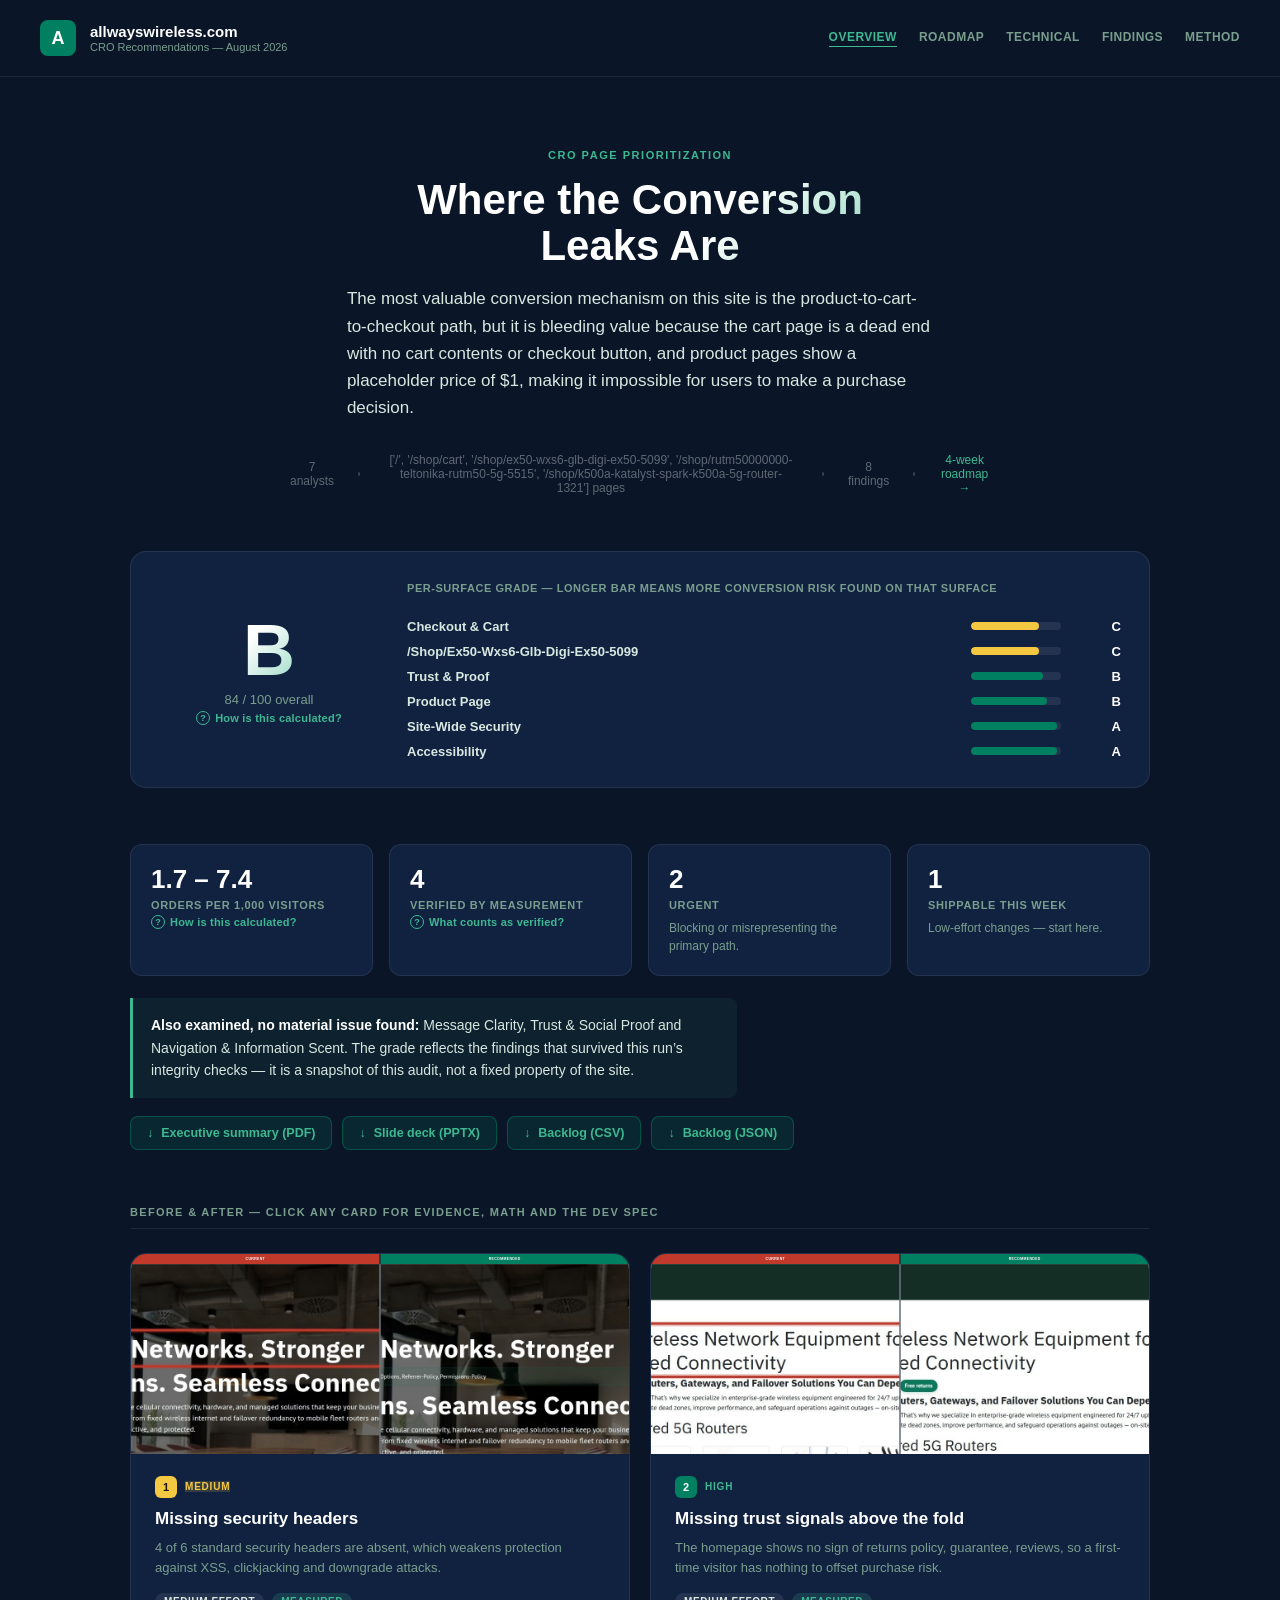
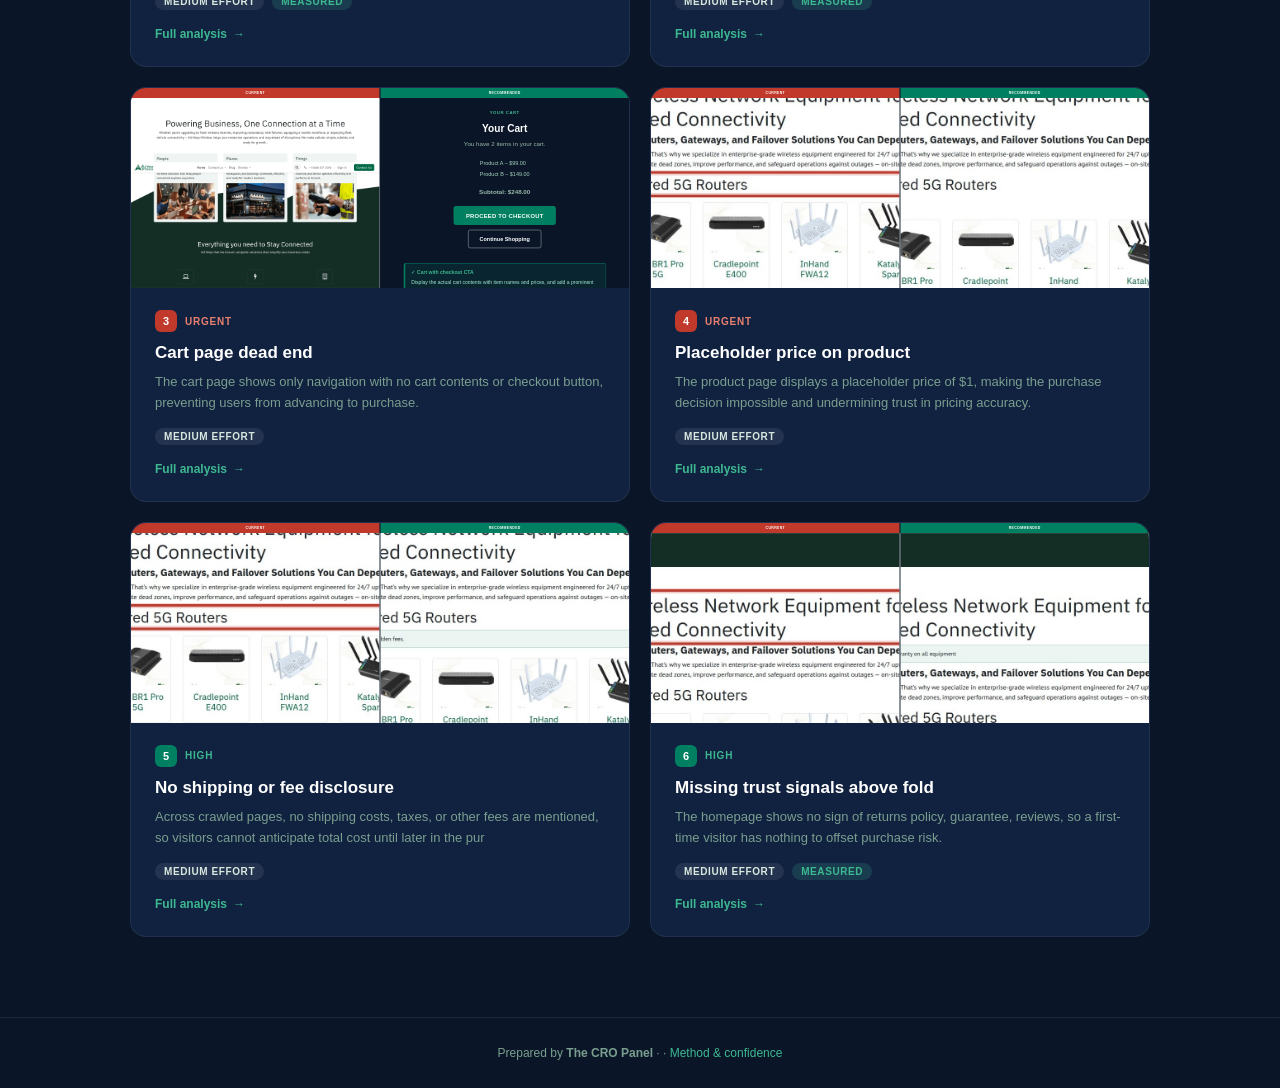
<file: index.html>
<!doctype html>
<html lang="en">
<head>
<meta charset="utf-8">
<meta name="viewport" content="width=device-width, initial-scale=1.0">
<title>allwayswireless.com — CRO Recommendations</title>
<link rel="stylesheet" href="cro_system.css">
</head>
<body>
<header>
  <a class="logo-area" href="index.html" style="text-decoration:none">
    <div class="logo-dot">A</div>
    <div>
      <div class="logo-text">allwayswireless.com</div>
      <div class="logo-sub">CRO Recommendations — August 2026</div>
    </div>
  </a>
  <nav class="nav"><a href="index.html" class="active">Overview</a><a href="roadmap.html">Roadmap</a><a href="technical.html">Technical</a><a href="appendix.html">Findings</a><a href="methodology.html">Method</a></nav>
</header>

<div class="hero">
  <div class="hero-eyebrow">CRO Page Prioritization</div>
  <h1>Where the Conversion<br>Leaks Are</h1>
  <p>The most valuable conversion mechanism on this site is the product-to-cart-to-checkout path, but it is bleeding value because the cart page is a dead end with no cart contents or checkout button, and product pages show a placeholder price of $1, making it impossible for users to make a purchase decision.</p>
  <div class="hero-meta">
    <span>7 analysts</span><span class="dot"></span>
    <span>['/', '/shop/cart', '/shop/ex50-wxs6-glb-digi-ex50-5099', '/shop/rutm50000000-teltonika-rutm50-5g-5515', '/shop/k500a-katalyst-spark-k500a-5g-router-1321'] pages</span><span class="dot"></span>
    <span>8 findings</span><span class="dot"></span>
    <span><a href="roadmap.html" style="color:var(--teal);text-decoration:none">4-week roadmap →</a></span>
  </div>
</div>

<div class="wrap">
  <div class="section" style="padding-top:0">
    <div class="scorecard">
      <div class="grade-dial">
        <div class="grade-letter">B</div>
        <div class="grade-score">84 / 100 overall</div>
        <button class="explain" data-m="grade">How is this calculated?</button>
      </div>
      <div class="surface-rows">
        <div class="surface-legend">Per-surface grade — longer bar means more
          conversion risk found on that surface</div>
        <div class="surface-row"><div class="sname">Checkout &amp; Cart</div><div class="bar-track"><div class="bar-fill warn" style="width:75%"></div></div><div class="sgrade">C</div></div><div class="surface-row"><div class="sname">/Shop/Ex50-Wxs6-Glb-Digi-Ex50-5099</div><div class="bar-track"><div class="bar-fill warn" style="width:75%"></div></div><div class="sgrade">C</div></div><div class="surface-row"><div class="sname">Trust &amp; Proof</div><div class="bar-track"><div class="bar-fill " style="width:80%"></div></div><div class="sgrade">B</div></div><div class="surface-row"><div class="sname">Product Page</div><div class="bar-track"><div class="bar-fill " style="width:84%"></div></div><div class="sgrade">B</div></div><div class="surface-row"><div class="sname">Site-Wide Security</div><div class="bar-track"><div class="bar-fill " style="width:95%"></div></div><div class="sgrade">A</div></div><div class="surface-row"><div class="sname">Accessibility</div><div class="bar-track"><div class="bar-fill " style="width:95%"></div></div><div class="sgrade">A</div></div>
      </div>
    </div>
  </div>

  <div class="section" style="padding-top:0;border-top:none">
    <div class="tiles">
      <div class="tile"><div class="tval">1.7 – 7.4</div>
        <div class="tlabel">orders per 1,000 visitors</div><button class="explain" data-m="opp">How is this calculated?</button></div>
      <div class="tile"><div class="tval">4</div>
        <div class="tlabel">Verified by measurement</div><button class="explain" data-m="ver">What counts as verified?</button></div>
      <div class="tile"><div class="tval">2</div><div class="tlabel">Urgent</div><div class="tnote">Blocking or misrepresenting the primary path.</div></div>
      <div class="tile"><div class="tval">1</div>
        <div class="tlabel">Shippable this week</div>
        <div class="tnote">Low-effort changes — start here.</div></div>
    </div>
    <div class="coverage"><strong>Also examined, no material issue found:</strong> Message Clarity, Trust &amp; Social Proof and Navigation &amp; Information Scent. The grade reflects the findings that survived this run’s integrity checks — it is a snapshot of this audit, not a fixed property of the site.</div>
    <div class="dl-row">
      <a class="btn-dl" href="executive-summary.pdf" download>Executive summary (PDF)</a>
      <a class="btn-dl" href="report-deck.pptx" download>Slide deck (PPTX)</a>
      <a class="btn-dl" href="backlog.csv" download>Backlog (CSV)</a>
      <a class="btn-dl" href="backlog.json" download>Backlog (JSON)</a>
    </div>
  </div>
</div>

<div class="cards-section">
  <div class="section-label">Before &amp; After — click any card for evidence, math and the dev spec</div>
  <div class="cards"><a class="card" href="finding_1_missing_security_headers.html">
      <div class="card-preview photo"><div class="preview-inner photo">
        <div class="preview-half">
          <div class="preview-bar bar-red">Current</div><div class="shotwrap"><img class="shot" src="shot_before_0_missing_security_headers.jpg" alt="" loading="lazy"></div>
        </div>
        <div class="preview-divider"></div>
        <div class="preview-half">
          <div class="preview-bar bar-green">Recommended</div>
          <div class="shotwrap"><img class="shot" src="shot_after_0_missing_security_headers.jpg" alt="" loading="lazy"></div>
        </div>
      </div></div>
      <div class="card-body">
        <div class="card-priority">
          <div class="priority-num num-medium">1</div>
          <div class="priority-label label-medium">Medium</div>
        </div>
        <h2>Missing security headers</h2>
        <p>4 of 6 standard security headers are absent, which weakens protection against XSS, clickjacking and downgrade attacks.</p>
        <div class="badge-row" style="margin-bottom:14px"><span class="badge badge-effort">Medium effort</span><span class="badge badge-verified">Measured</span></div>
        <span class="card-link">Full analysis <span class="arrow">→</span></span>
      </div></a><a class="card" href="finding_2_missing_trust_signals_above_the_fold.html">
      <div class="card-preview photo"><div class="preview-inner photo">
        <div class="preview-half">
          <div class="preview-bar bar-red">Current</div><div class="shotwrap"><img class="shot" src="shot_before_1_missing_trust_signals_above_the_fold.jpg" alt="" loading="lazy"></div>
        </div>
        <div class="preview-divider"></div>
        <div class="preview-half">
          <div class="preview-bar bar-green">Recommended</div>
          <div class="shotwrap"><img class="shot" src="shot_after_1_missing_trust_signals_above_the_fold.jpg" alt="" loading="lazy"></div>
        </div>
      </div></div>
      <div class="card-body">
        <div class="card-priority">
          <div class="priority-num num-high">2</div>
          <div class="priority-label label-high">High</div>
        </div>
        <h2>Missing trust signals above the fold</h2>
        <p>The homepage shows no sign of returns policy, guarantee, reviews, so a first-time visitor has nothing to offset purchase risk.</p>
        <div class="badge-row" style="margin-bottom:14px"><span class="badge badge-effort">Medium effort</span><span class="badge badge-verified">Measured</span></div>
        <span class="card-link">Full analysis <span class="arrow">→</span></span>
      </div></a><a class="card" href="finding_3_cart_page_dead_end.html">
      <div class="card-preview"><div class="preview-inner">
        <div class="preview-half">
          <div class="preview-bar bar-red">Current</div><div class="shotwrap"><img class="shot" src="shot_home.png" alt="" loading="lazy" style="object-position:center 22%"></div>
        </div>
        <div class="preview-divider"></div>
        <div class="preview-half">
          <div class="preview-bar bar-green">Recommended</div>
          <div class="preview-body"><div class="surface"><p class="eyebrow">Your Cart</p><h2>Your Cart</h2><p>You have 2 items in your cart.</p><ul><li>Product A – $99.00</li><li>Product B – $149.00</li></ul><p class="price">Subtotal: $248.00</p><span class="btn-primary">Proceed to Checkout</span><span class="btn-secondary">Continue Shopping</span><div class="win-callout"><strong>✓ Cart with checkout CTA</strong>Display the actual cart contents with item names and prices, and add a prominent &#x27;Proceed to Checkout&#x27; button.</div></div></div>
        </div>
      </div></div>
      <div class="card-body">
        <div class="card-priority">
          <div class="priority-num num-urgent">3</div>
          <div class="priority-label label-urgent">Urgent</div>
        </div>
        <h2>Cart page dead end</h2>
        <p>The cart page shows only navigation with no cart contents or checkout button, preventing users from advancing to purchase.</p>
        <div class="badge-row" style="margin-bottom:14px"><span class="badge badge-effort">Medium effort</span></div>
        <span class="card-link">Full analysis <span class="arrow">→</span></span>
      </div></a><a class="card" href="finding_4_placeholder_price_on_product.html">
      <div class="card-preview photo"><div class="preview-inner photo">
        <div class="preview-half">
          <div class="preview-bar bar-red">Current</div><div class="shotwrap"><img class="shot" src="shot_before_3_placeholder_price_on_product.jpg" alt="" loading="lazy"></div>
        </div>
        <div class="preview-divider"></div>
        <div class="preview-half">
          <div class="preview-bar bar-green">Recommended</div>
          <div class="shotwrap"><img class="shot" src="shot_after_3_placeholder_price_on_product.jpg" alt="" loading="lazy"></div>
        </div>
      </div></div>
      <div class="card-body">
        <div class="card-priority">
          <div class="priority-num num-urgent">4</div>
          <div class="priority-label label-urgent">Urgent</div>
        </div>
        <h2>Placeholder price on product</h2>
        <p>The product page displays a placeholder price of $1, making the purchase decision impossible and undermining trust in pricing accuracy.</p>
        <div class="badge-row" style="margin-bottom:14px"><span class="badge badge-effort">Medium effort</span></div>
        <span class="card-link">Full analysis <span class="arrow">→</span></span>
      </div></a><a class="card" href="finding_5_no_shipping_or_fee_disclosure.html">
      <div class="card-preview photo"><div class="preview-inner photo">
        <div class="preview-half">
          <div class="preview-bar bar-red">Current</div><div class="shotwrap"><img class="shot" src="shot_before_4_no_shipping_or_fee_disclosure.jpg" alt="" loading="lazy"></div>
        </div>
        <div class="preview-divider"></div>
        <div class="preview-half">
          <div class="preview-bar bar-green">Recommended</div>
          <div class="shotwrap"><img class="shot" src="shot_after_4_no_shipping_or_fee_disclosure.jpg" alt="" loading="lazy"></div>
        </div>
      </div></div>
      <div class="card-body">
        <div class="card-priority">
          <div class="priority-num num-high">5</div>
          <div class="priority-label label-high">High</div>
        </div>
        <h2>No shipping or fee disclosure</h2>
        <p>Across crawled pages, no shipping costs, taxes, or other fees are mentioned, so visitors cannot anticipate total cost until later in the pur</p>
        <div class="badge-row" style="margin-bottom:14px"><span class="badge badge-effort">Medium effort</span></div>
        <span class="card-link">Full analysis <span class="arrow">→</span></span>
      </div></a><a class="card" href="finding_6_missing_trust_signals_above_fold.html">
      <div class="card-preview photo"><div class="preview-inner photo">
        <div class="preview-half">
          <div class="preview-bar bar-red">Current</div><div class="shotwrap"><img class="shot" src="shot_before_5_missing_trust_signals_above_fold.jpg" alt="" loading="lazy"></div>
        </div>
        <div class="preview-divider"></div>
        <div class="preview-half">
          <div class="preview-bar bar-green">Recommended</div>
          <div class="shotwrap"><img class="shot" src="shot_after_5_missing_trust_signals_above_fold.jpg" alt="" loading="lazy"></div>
        </div>
      </div></div>
      <div class="card-body">
        <div class="card-priority">
          <div class="priority-num num-high">6</div>
          <div class="priority-label label-high">High</div>
        </div>
        <h2>Missing trust signals above fold</h2>
        <p>The homepage shows no sign of returns policy, guarantee, reviews, so a first-time visitor has nothing to offset purchase risk.</p>
        <div class="badge-row" style="margin-bottom:14px"><span class="badge badge-effort">Medium effort</span><span class="badge badge-verified">Measured</span></div>
        <span class="card-link">Full analysis <span class="arrow">→</span></span>
      </div></a></div>
</div>
<div class="footer">
  Prepared by <strong>The CRO Panel</strong> · <a href="mailto:"></a> · <a href="methodology.html">Method &amp; confidence</a>
</div>
<div class="modal-overlay" id="modal-root"><div class="modal-box"></div></div>
<template id="m-grade"><h3>How the grade is calculated</h3><p>Each surface starts at 100. The worst issue costs its full penalty — Urgent 25, High 12, Medium 5 — and each further issue costs 30% less than the one before, because the fifth problem on a page does not damage it as much as the first.</p><div class="formula">surface = 100 − Σ penalty × 0.7ⁱ&nbsp;&nbsp;(worst first)
overall = mean of surface scores</div><table><tr><th>Surface</th><th>Urgent</th><th>High</th><th>Score</th><th>Grade</th></tr><tr><td>Checkout &amp; Cart</td><td class='num'>1</td><td class='num'>0</td><td class='num'>75</td><td class='num'>C</td></tr><tr><td>/Shop/Ex50-Wxs6-Glb-Digi-Ex50-5099</td><td class='num'>1</td><td class='num'>0</td><td class='num'>75</td><td class='num'>C</td></tr><tr><td>Trust &amp; Proof</td><td class='num'>0</td><td class='num'>2</td><td class='num'>80</td><td class='num'>B</td></tr><tr><td>Product Page</td><td class='num'>0</td><td class='num'>2</td><td class='num'>84</td><td class='num'>B</td></tr><tr><td>Site-Wide Security</td><td class='num'>0</td><td class='num'>1</td><td class='num'>95</td><td class='num'>A</td></tr><tr><td>Accessibility</td><td class='num'>0</td><td class='num'>1</td><td class='num'>95</td><td class='num'>A</td></tr></table><p>Grades: A 90+, B 80+, C 70+, D 60+, F below 60.</p></template><template id="m-opp"><h3>How the total is calculated</h3><p>The sum of every finding's individual range. Each row is traffic × conversion × assumed lift band × order value:</p><table><tr><th>Finding</th><th>Lift band</th><th>Range</th></tr><tr><td>Missing security headers</td><td class='num'>0.5–2.0%</td><td class='num'>0.1–0.4/1k</td></tr><tr><td>Missing trust signals above the fold</td><td class='num'>1.0–5.0%</td><td class='num'>0.2–1.0/1k</td></tr><tr><td>Cart page dead end</td><td class='num'>2.0–8.0%</td><td class='num'>0.4–1.6/1k</td></tr><tr><td>Placeholder price on product</td><td class='num'>2.0–8.0%</td><td class='num'>0.4–1.6/1k</td></tr><tr><td>No shipping or fee disclosure</td><td class='num'>1.0–5.0%</td><td class='num'>0.2–1.0/1k</td></tr><tr><td>Missing trust signals above fold</td><td class='num'>1.0–5.0%</td><td class='num'>0.2–1.0/1k</td></tr><tr><td>Competing CTAs on product pages</td><td class='num'>0.5–2.0%</td><td class='num'>0.1–0.4/1k</td></tr><tr><td>Images missing alternative text</td><td class='num'>0.5–2.0%</td><td class='num'>0.1–0.4/1k</td></tr></table><p><strong>No traffic or order-value figures were supplied</strong>, so the total is a per-1,000-visitor rate against an assumed 2% baseline. Supply real figures and this becomes a dollar range.</p><p><strong>Caveat that applies to every row:</strong> Across 127,000 experiments, 12% produced a statistically significant improvement on the primary metric; a healthy programme win rate is 10-30%. These are prizes if changes work, not forecasts.</p></template><template id="m-ver"><h3>What &#x27;verified&#x27; means</h3><p>A verified finding was measured directly — real-user field data, security headers, accessibility defects counted in the markup — and is reproducible by anyone. Everything else is expert inspection: valuable, but a hypothesis until tested.</p></template><script>
(function(){
  var root=document.getElementById('modal-root');
  function close(){root.classList.remove('open');}
  document.addEventListener('click',function(e){
    var b=e.target.closest('[data-m]');
    if(b){var t=document.getElementById('m-'+b.getAttribute('data-m'));
      if(t){root.querySelector('.modal-box').innerHTML=
        '<button class="modal-close" aria-label="Close">\u00d7</button>'+t.innerHTML;
        root.classList.add('open');}return;}
    if(e.target.closest('.modal-close')||e.target===root)close();
  });
  document.addEventListener('keydown',function(e){if(e.key==='Escape')close();});
  /* The miniature is markup authored at 1280px, scaled to the card width.
     Real screenshots on a narrow viewport are stacked at full width instead,
     so scaling them would shrink them to about a third of the card. The inline
     transform has to be cleared as well as skipped, because a resize past the
     breakpoint leaves the previous value behind. */
  function scale(){
    var stack=window.matchMedia('(max-width: 700px)').matches;
    document.querySelectorAll('.card-preview .preview-inner').forEach(function(el){
      var host=el.parentElement;if(!host)return;
      if(stack&&el.classList.contains('photo')){
        el.style.transform='';host.style.height='';return;}
      var w=host.clientWidth;if(!w)return;
      var s=w/1280;el.style.transform='scale('+s+')';
      host.style.height=Math.round(514*s)+'px';});
  }
  scale();window.addEventListener('resize',scale);
  function pos(){
    document.querySelectorAll('.shot-scroll[data-frac]').forEach(function(el){
      var img=el.querySelector('img');
      var go=function(){var f=parseFloat(el.getAttribute('data-frac'))||0;
        el.scrollTop=f*(el.scrollHeight-el.clientHeight);};
      if(img&&!img.complete){img.addEventListener('load',go);}else{go();}
    });
  }
  pos();
})();
</script>
</body>
</html>
</file>
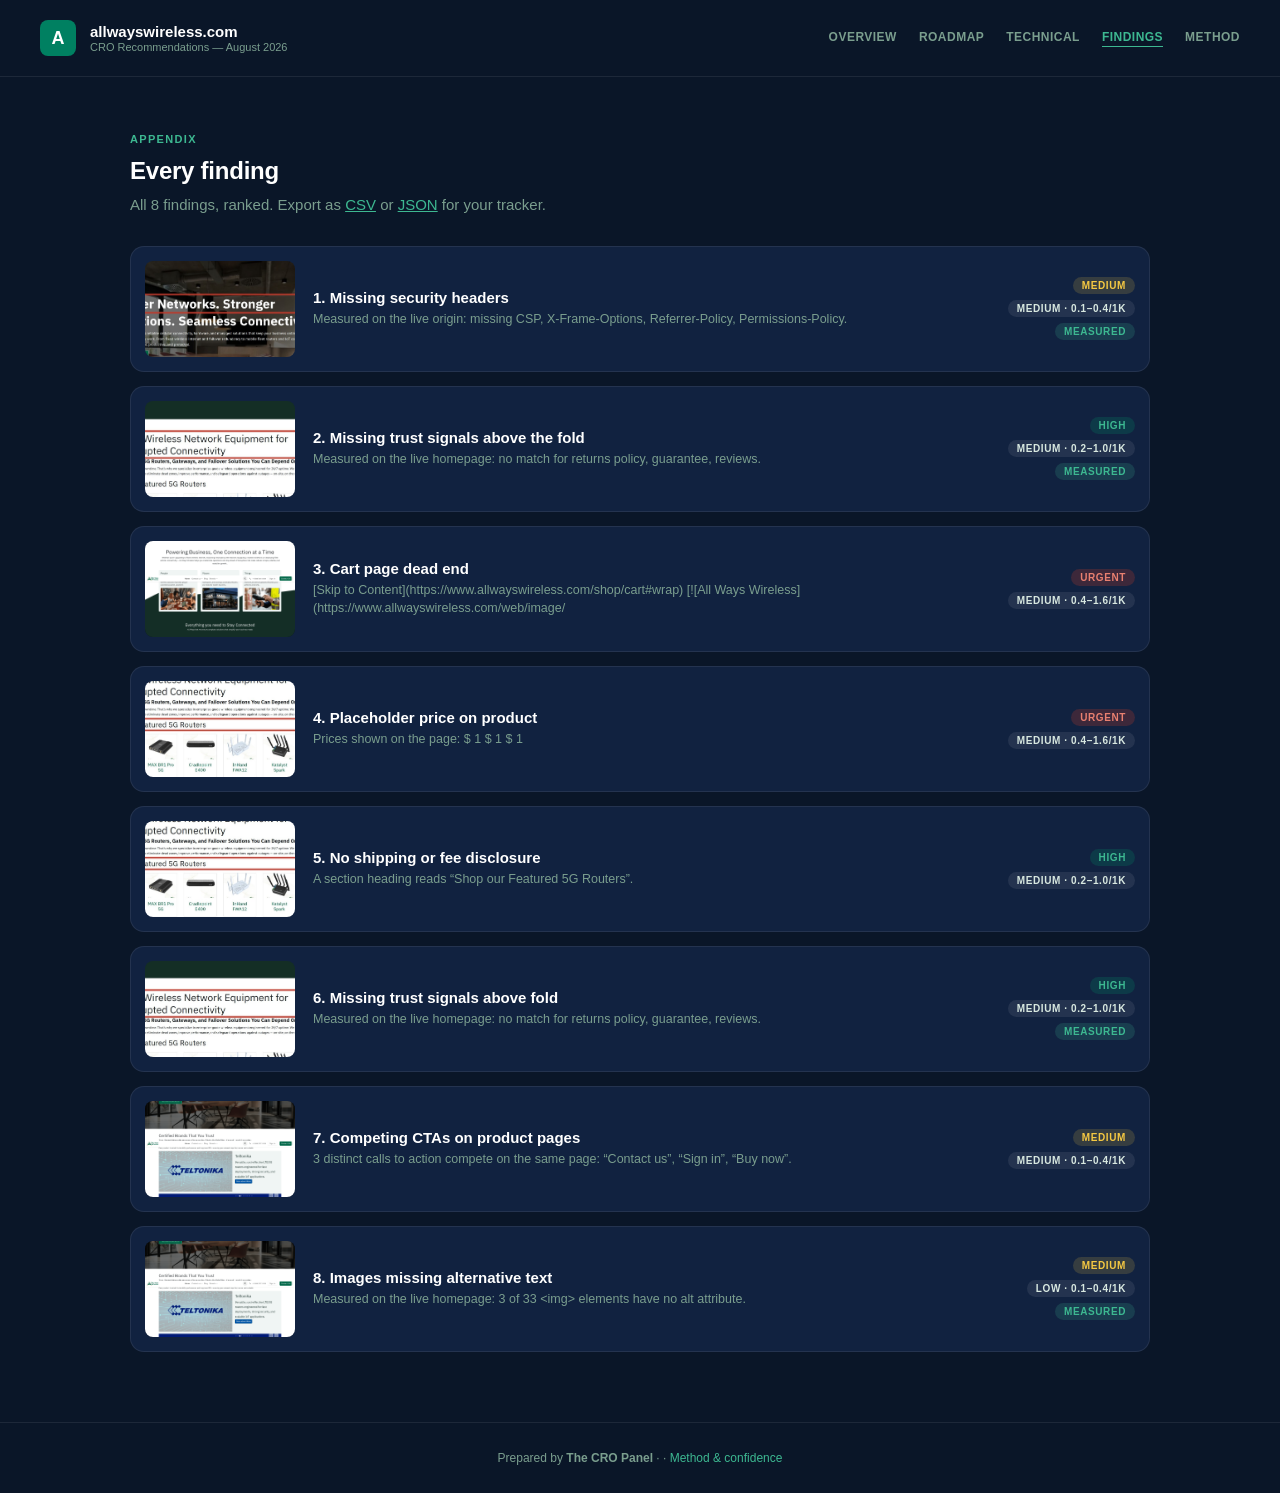
<file: appendix.html>
<!doctype html>
<html lang="en">
<head>
<meta charset="utf-8">
<meta name="viewport" content="width=device-width, initial-scale=1.0">
<title>All findings — allwayswireless.com</title>
<link rel="stylesheet" href="cro_system.css">
</head>
<body>
<header>
  <a class="logo-area" href="index.html" style="text-decoration:none">
    <div class="logo-dot">A</div>
    <div>
      <div class="logo-text">allwayswireless.com</div>
      <div class="logo-sub">CRO Recommendations — August 2026</div>
    </div>
  </a>
  <nav class="nav"><a href="index.html">Overview</a><a href="roadmap.html">Roadmap</a><a href="technical.html">Technical</a><a href="appendix.html" class="active">Findings</a><a href="methodology.html">Method</a></nav>
</header>

<div class="wrap">
  <div class="section">
    <div class="eyebrow-label">Appendix</div>
    <h2 class="section-title">Every finding</h2>
    <p class="section-intro">All 8 findings, ranked. Export as
      <a href="backlog.csv" style="color:var(--teal)">CSV</a> or
      <a href="backlog.json" style="color:var(--teal)">JSON</a> for your tracker.</p>
    <a class="finding-row" href="finding_1_missing_security_headers.html">
      <div class="finding-thumb"><img src="shot_before_0_missing_security_headers.jpg" alt="" loading="lazy" style="object-position:center 50%"></div>
      <div class="fr-body">
        <h3>1. Missing security headers</h3>
        <p>Measured on the live origin: missing CSP, X-Frame-Options, Referrer-Policy, Permissions-Policy.</p>
      </div>
      <div class="fr-meta">
        <span class="badge badge-medium">Medium</span>
        <span class="badge badge-effort">Medium · 0.1–0.4/1k</span>
        <span class="badge badge-verified">Measured</span>
      </div>
    </a><a class="finding-row" href="finding_2_missing_trust_signals_above_the_fold.html">
      <div class="finding-thumb"><img src="shot_before_1_missing_trust_signals_above_the_fold.jpg" alt="" loading="lazy" style="object-position:center 50%"></div>
      <div class="fr-body">
        <h3>2. Missing trust signals above the fold</h3>
        <p>Measured on the live homepage: no match for returns policy, guarantee, reviews.</p>
      </div>
      <div class="fr-meta">
        <span class="badge badge-high">High</span>
        <span class="badge badge-effort">Medium · 0.2–1.0/1k</span>
        <span class="badge badge-verified">Measured</span>
      </div>
    </a><a class="finding-row" href="finding_3_cart_page_dead_end.html">
      <div class="finding-thumb"><img src="shot_home.png" alt="" loading="lazy" style="object-position:center 22%"></div>
      <div class="fr-body">
        <h3>3. Cart page dead end</h3>
        <p>[Skip to Content](https://www.allwayswireless.com/shop/cart#wrap) [![All Ways Wireless](https://www.allwayswireless.com/web/image/</p>
      </div>
      <div class="fr-meta">
        <span class="badge badge-urgent">Urgent</span>
        <span class="badge badge-effort">Medium · 0.4–1.6/1k</span>
        
      </div>
    </a><a class="finding-row" href="finding_4_placeholder_price_on_product.html">
      <div class="finding-thumb"><img src="shot_before_3_placeholder_price_on_product.jpg" alt="" loading="lazy" style="object-position:center 50%"></div>
      <div class="fr-body">
        <h3>4. Placeholder price on product</h3>
        <p>Prices shown on the page: $ 1 $ 1 $ 1</p>
      </div>
      <div class="fr-meta">
        <span class="badge badge-urgent">Urgent</span>
        <span class="badge badge-effort">Medium · 0.4–1.6/1k</span>
        
      </div>
    </a><a class="finding-row" href="finding_5_no_shipping_or_fee_disclosure.html">
      <div class="finding-thumb"><img src="shot_before_4_no_shipping_or_fee_disclosure.jpg" alt="" loading="lazy" style="object-position:center 50%"></div>
      <div class="fr-body">
        <h3>5. No shipping or fee disclosure</h3>
        <p>A section heading reads “Shop our Featured 5G Routers”.</p>
      </div>
      <div class="fr-meta">
        <span class="badge badge-high">High</span>
        <span class="badge badge-effort">Medium · 0.2–1.0/1k</span>
        
      </div>
    </a><a class="finding-row" href="finding_6_missing_trust_signals_above_fold.html">
      <div class="finding-thumb"><img src="shot_before_5_missing_trust_signals_above_fold.jpg" alt="" loading="lazy" style="object-position:center 50%"></div>
      <div class="fr-body">
        <h3>6. Missing trust signals above fold</h3>
        <p>Measured on the live homepage: no match for returns policy, guarantee, reviews.</p>
      </div>
      <div class="fr-meta">
        <span class="badge badge-high">High</span>
        <span class="badge badge-effort">Medium · 0.2–1.0/1k</span>
        <span class="badge badge-verified">Measured</span>
      </div>
    </a><a class="finding-row" href="finding_7_competing_ctas_on_product_pages.html">
      <div class="finding-thumb"><img src="shot_home.png" alt="" loading="lazy" style="object-position:center 8%"></div>
      <div class="fr-body">
        <h3>7. Competing CTAs on product pages</h3>
        <p>3 distinct calls to action compete on the same page: “Contact us”, “Sign in”, “Buy now”.</p>
      </div>
      <div class="fr-meta">
        <span class="badge badge-medium">Medium</span>
        <span class="badge badge-effort">Medium · 0.1–0.4/1k</span>
        
      </div>
    </a><a class="finding-row" href="finding_8_images_missing_alternative_text.html">
      <div class="finding-thumb"><img src="shot_home.png" alt="" loading="lazy" style="object-position:center 8%"></div>
      <div class="fr-body">
        <h3>8. Images missing alternative text</h3>
        <p>Measured on the live homepage: 3 of 33 &lt;img&gt; elements have no alt attribute.</p>
      </div>
      <div class="fr-meta">
        <span class="badge badge-medium">Medium</span>
        <span class="badge badge-effort">Low · 0.1–0.4/1k</span>
        <span class="badge badge-verified">Measured</span>
      </div>
    </a>
  </div>
</div>
<div class="footer">
  Prepared by <strong>The CRO Panel</strong> · <a href="mailto:"></a> · <a href="methodology.html">Method &amp; confidence</a>
</div>
<div class="modal-overlay" id="modal-root"><div class="modal-box"></div></div>
<script>
(function(){
  var root=document.getElementById('modal-root');
  function close(){root.classList.remove('open');}
  document.addEventListener('click',function(e){
    var b=e.target.closest('[data-m]');
    if(b){var t=document.getElementById('m-'+b.getAttribute('data-m'));
      if(t){root.querySelector('.modal-box').innerHTML=
        '<button class="modal-close" aria-label="Close">\u00d7</button>'+t.innerHTML;
        root.classList.add('open');}return;}
    if(e.target.closest('.modal-close')||e.target===root)close();
  });
  document.addEventListener('keydown',function(e){if(e.key==='Escape')close();});
  /* The miniature is markup authored at 1280px, scaled to the card width.
     Real screenshots on a narrow viewport are stacked at full width instead,
     so scaling them would shrink them to about a third of the card. The inline
     transform has to be cleared as well as skipped, because a resize past the
     breakpoint leaves the previous value behind. */
  function scale(){
    var stack=window.matchMedia('(max-width: 700px)').matches;
    document.querySelectorAll('.card-preview .preview-inner').forEach(function(el){
      var host=el.parentElement;if(!host)return;
      if(stack&&el.classList.contains('photo')){
        el.style.transform='';host.style.height='';return;}
      var w=host.clientWidth;if(!w)return;
      var s=w/1280;el.style.transform='scale('+s+')';
      host.style.height=Math.round(514*s)+'px';});
  }
  scale();window.addEventListener('resize',scale);
  function pos(){
    document.querySelectorAll('.shot-scroll[data-frac]').forEach(function(el){
      var img=el.querySelector('img');
      var go=function(){var f=parseFloat(el.getAttribute('data-frac'))||0;
        el.scrollTop=f*(el.scrollHeight-el.clientHeight);};
      if(img&&!img.complete){img.addEventListener('load',go);}else{go();}
    });
  }
  pos();
})();
</script>
</body>
</html>
</file>
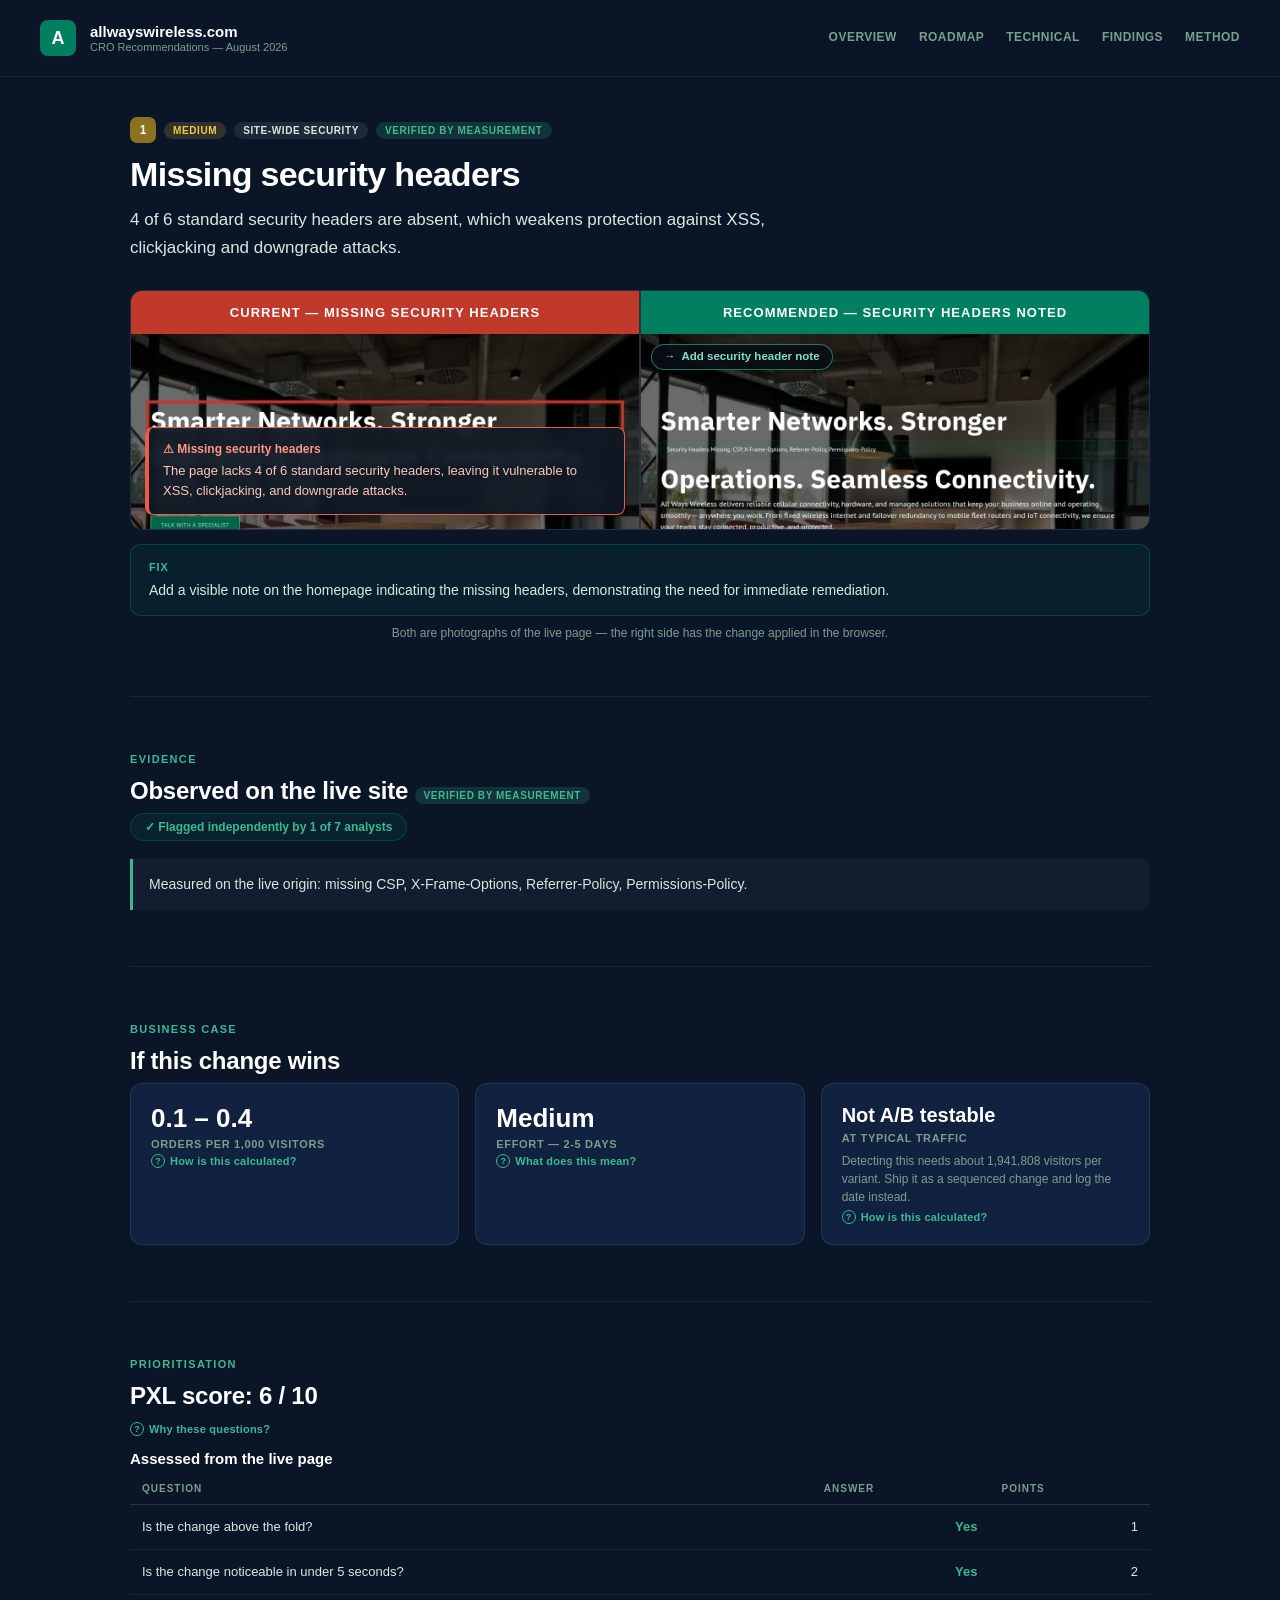
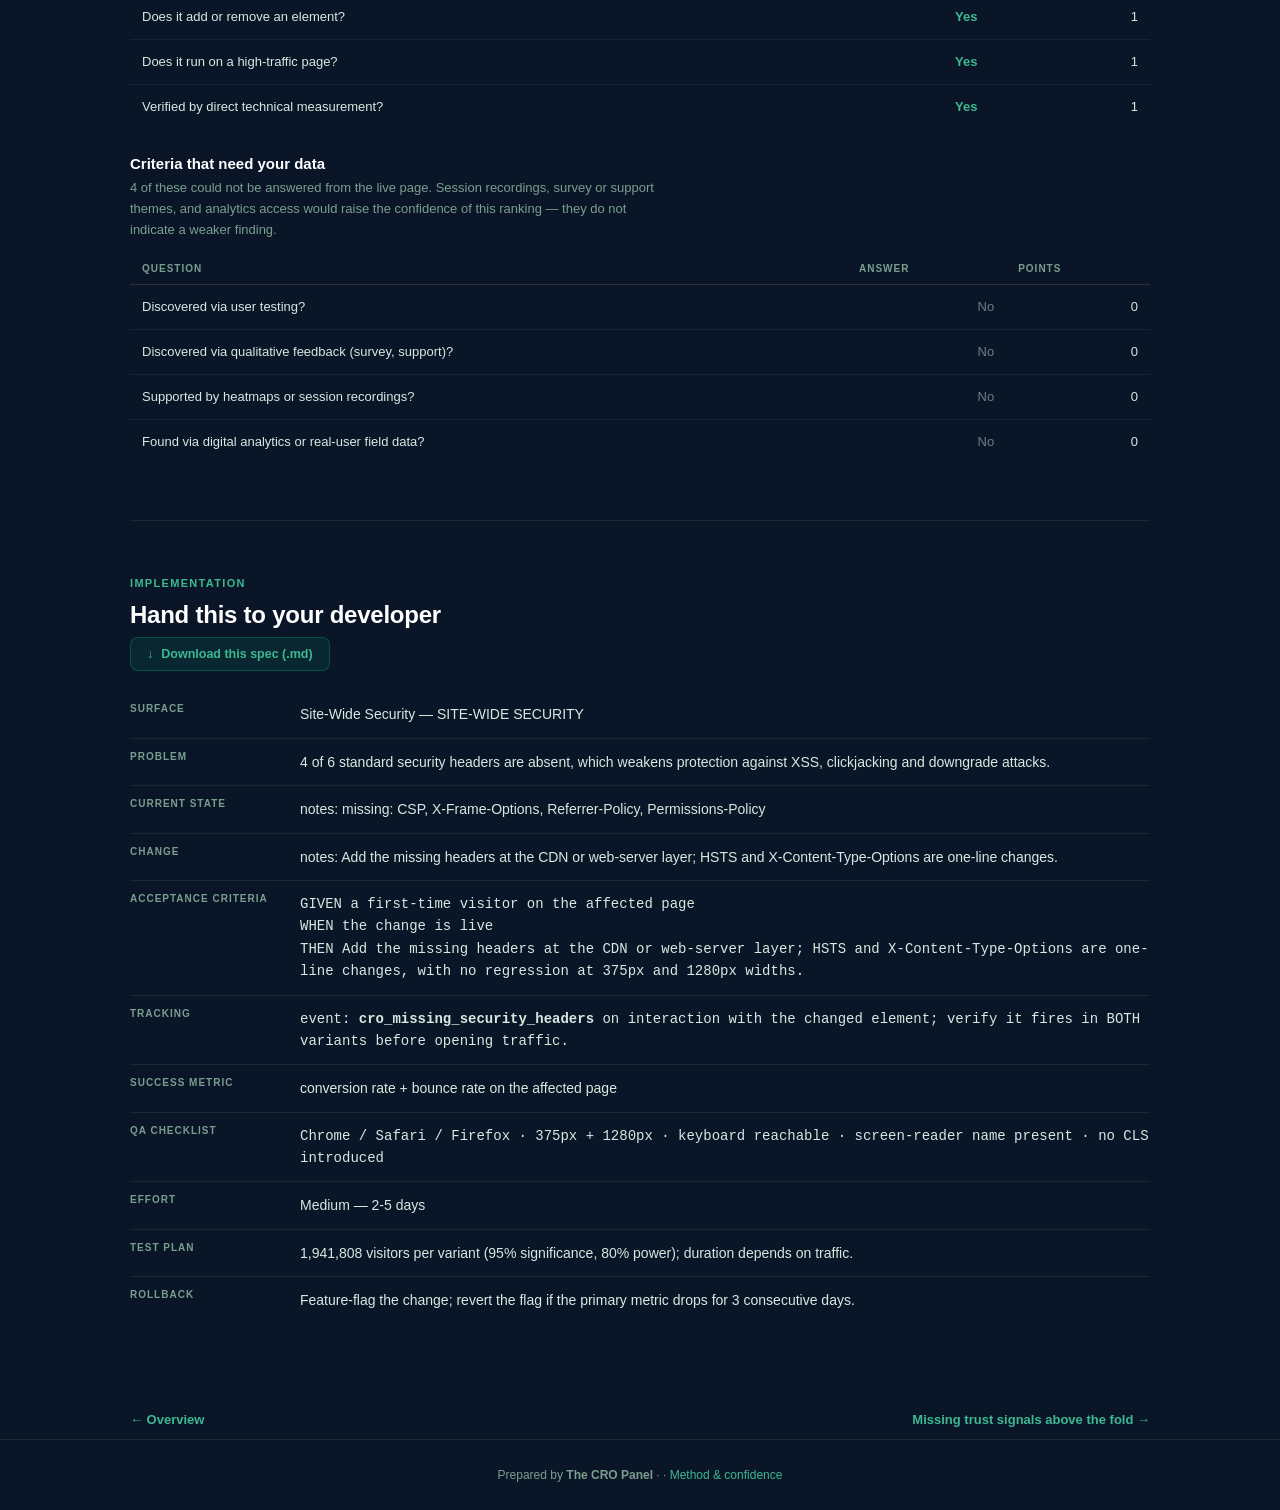
<file: finding_1_missing_security_headers.html>
<!doctype html>
<html lang="en">
<head>
<meta charset="utf-8">
<meta name="viewport" content="width=device-width, initial-scale=1.0">
<title>Missing security headers — allwayswireless.com</title>
<link rel="stylesheet" href="cro_system.css">
</head>
<body>
<header>
  <a class="logo-area" href="index.html" style="text-decoration:none">
    <div class="logo-dot">A</div>
    <div>
      <div class="logo-text">allwayswireless.com</div>
      <div class="logo-sub">CRO Recommendations — August 2026</div>
    </div>
  </a>
  <nav class="nav"><a href="index.html">Overview</a><a href="roadmap.html">Roadmap</a><a href="technical.html">Technical</a><a href="appendix.html">Findings</a><a href="methodology.html">Method</a></nav>
</header>

<div class="wrap">
  <div class="finding-head">
    <div class="badge-row">
      <span class="rank-chip rank-medium">1</span>
      <span class="badge badge-medium">Medium</span>
      <span class="badge badge-effort">Site-Wide Security</span>
      <span class="badge badge-verified">Verified by measurement</span>
    </div>
    <h1>Missing security headers</h1>
    <p class="thesis">4 of 6 standard security headers are absent, which weakens protection against XSS, clickjacking and downgrade attacks.</p>
  </div>
  
  <div class="section" style="padding-top:0;border-top:none">
    <div class="split">
      <div class="col">
        <div class="label-bar label-current">CURRENT — Missing security headers</div>
        <div class="shotwrap photo-side"><img class="shot-pair" src="shot_before_0_missing_security_headers.jpg" alt="Screenshot" loading="lazy"><div class="shot-tag"><strong>⚠ Missing security headers</strong>The page lacks 4 of 6 standard security headers, leaving it vulnerable to XSS, clickjacking, and downgrade attacks.</div></div>
      </div>
      <div class="divider"></div>
      <div class="col">
        <div class="label-bar label-recommended">RECOMMENDED — Security headers noted</div>
        <div class="shotwrap photo-side"><img class="shot-pair" src="shot_after_0_missing_security_headers.jpg" alt="Screenshot" loading="lazy"><div class="diff-chips chips-overlay"><span class="chip">Add security header note</span></div></div>
      </div>
    </div>
    <div class="fix-bar"><strong>Fix</strong>Add a visible note on the homepage indicating the missing headers, demonstrating the need for immediate remediation.</div>
    <div class="photo-note">Both are photographs of the live page — the right side has the
      change applied in the browser.</div>
  </div>
  
<div class="section">
  <div class="eyebrow-label">Evidence</div>
  <h2 class="section-title">Observed on the live site <span class="badge badge-verified">Verified by measurement</span></h2>
  <div class="agreement">✓ Flagged independently by 1 of 7 analysts</div>
  <ul class="evidence-list"><li>Measured on the live origin: missing CSP, X-Frame-Options, Referrer-Policy, Permissions-Policy.</li></ul>
</div>
  
<div class="section">
  <div class="eyebrow-label">Business case</div>
  <h2 class="section-title">If this change wins</h2>
  <div class="tiles" style="grid-template-columns:repeat(3,1fr)">
    <div class="tile">
      <div class="tval">0.1 – 0.4</div>
      <div class="tlabel">orders per 1,000 visitors</div>
      <button class="explain" data-m="size-1">How is this calculated?</button>
    </div>
    <div class="tile">
      <div class="tval">Medium</div>
      <div class="tlabel">Effort — 2-5 days</div>
      <button class="explain" data-m="eff-1">What does this mean?</button>
    </div>
    <div class="tile"><div class="tval" style="font-size:20px">Not A/B testable</div><div class="tlabel">At typical traffic</div><div class="tnote">Detecting this needs about 1,941,808 visitors per variant. Ship it as a sequenced change and log the date instead.</div><button class="explain" data-m="test-1">How is this calculated?</button></div>
  </div>
</div>
  
<div class="section">
  <div class="eyebrow-label">Prioritisation</div>
  <h2 class="section-title">PXL score: 6 / 10</h2>
  <button class="explain" data-m="pxl-1">Why these questions?</button>
  <h3 class="sub-title">Assessed from the live page</h3>
  <div class="tscroll"><table class="dtable">
    <thead><tr><th>Question</th><th class="num">Answer</th><th class="num">Points</th></tr></thead>
    <tbody><tr><td>Is the change above the fold?</td><td class="num yes">Yes</td><td class="num">1</td></tr><tr><td>Is the change noticeable in under 5 seconds?</td><td class="num yes">Yes</td><td class="num">2</td></tr><tr><td>Does it add or remove an element?</td><td class="num yes">Yes</td><td class="num">1</td></tr><tr><td>Does it run on a high-traffic page?</td><td class="num yes">Yes</td><td class="num">1</td></tr><tr><td>Verified by direct technical measurement?</td><td class="num yes">Yes</td><td class="num">1</td></tr></tbody>
  </table></div>
  
  <h3 class="sub-title">Criteria that need your data</h3>
  <p class="sub-note">4 of these could not be answered from the live page.
    Session recordings, survey or support themes, and analytics access would
    raise the confidence of this ranking — they do not indicate a weaker
    finding.</p>
  <div class="tscroll"><table class="dtable">
    <thead><tr><th>Question</th><th class="num">Answer</th><th class="num">Points</th></tr></thead>
    <tbody><tr><td>Discovered via user testing?</td><td class="num no">No</td><td class="num">0</td></tr><tr><td>Discovered via qualitative feedback (survey, support)?</td><td class="num no">No</td><td class="num">0</td></tr><tr><td>Supported by heatmaps or session recordings?</td><td class="num no">No</td><td class="num">0</td></tr><tr><td>Found via digital analytics or real-user field data?</td><td class="num no">No</td><td class="num">0</td></tr></tbody>
  </table></div>
</div>
  
<div class="section">
  <div class="eyebrow-label">Implementation</div>
  <h2 class="section-title">Hand this to your developer</h2>
  <div class="dl-row" style="margin:0 0 20px">
    <a class="btn-dl" href="dev_spec_1_missing_security_headers.md" download>Download this spec (.md)</a>
  </div>
  <dl class="spec">
    <dt>Surface</dt><dd>Site-Wide Security — SITE-WIDE SECURITY</dd>
    <dt>Problem</dt><dd>4 of 6 standard security headers are absent, which weakens protection against XSS, clickjacking and downgrade attacks.</dd>
    <dt>Current state</dt><dd>notes: missing: CSP, X-Frame-Options, Referrer-Policy, Permissions-Policy</dd>
    <dt>Change</dt><dd>notes: Add the missing headers at the CDN or web-server layer; HSTS and X-Content-Type-Options are one-line changes.</dd>
    <dt>Acceptance criteria</dt><dd class="mono">GIVEN a first-time visitor on the affected page<br>
      WHEN the change is live<br>
      THEN Add the missing headers at the CDN or web-server layer; HSTS and X-Content-Type-Options are one-line changes,
      with no regression at 375px and 1280px widths.</dd>
    <dt>Tracking</dt><dd class="mono">event: <strong>cro_missing_security_headers</strong> on interaction with the
      changed element; verify it fires in BOTH variants before opening traffic.</dd>
    <dt>Success metric</dt><dd>conversion rate + bounce rate on the affected page</dd>
    <dt>QA checklist</dt><dd class="mono">Chrome / Safari / Firefox · 375px + 1280px ·
      keyboard reachable · screen-reader name present · no CLS introduced</dd>
    <dt>Effort</dt><dd>Medium —
      2-5 days</dd>
    <dt>Test plan</dt><dd>1,941,808 visitors per variant
      (95% significance, 80% power);
      duration depends on traffic.</dd>
    <dt>Rollback</dt><dd>Feature-flag the change; revert the flag if the primary metric
      drops for 3 consecutive days.</dd>
  </dl>
</div>
  <div class="pager"><a href="index.html">← Overview</a><a href="finding_2_missing_trust_signals_above_the_fold.html">Missing trust signals above the fold →</a></div>
</div>
<div class="footer">
  Prepared by <strong>The CRO Panel</strong> · <a href="mailto:"></a> · <a href="methodology.html">Method &amp; confidence</a>
</div>
<div class="modal-overlay" id="modal-root"><div class="modal-box"></div></div>
<template id="m-size-1"><h3>How this range is calculated</h3><p>Result: <strong>0.1 – 0.4 extra orders per 1,000 visitors</strong></p><div class="formula">1,000 visitors × baseline conversion × relative lift
= per 1,000 visitors at an assumed 2.00% baseline conversion rate and a 0.5-2.0% relative lift</div><p>The 0.5–2.0% relative-lift band is an assumption bounded by severity (Medium), not a prediction.</p><p><strong>The baseline conversion rate is an assumption</strong> — the client did not supply one, so an industry-typical 2.0% is used and labelled as such.</p><p><strong>Why the range is conservative:</strong> Across 127,000 experiments, 12% produced a statistically significant improvement on the primary metric; a healthy programme win rate is 10-30%. Winning tests also overstate their true effect, so treat this as the prize if the change works — never expected revenue.</p></template><template id="m-eff-1"><h3>How effort is estimated</h3><table><tr><th>Bracket</th><th>Days</th><th>Typical scope</th></tr><tr><td>Low</td><td class='num'>0.5–2</td><td>copy, colour, labels, image swaps</td></tr><tr><td>Medium</td><td class='num'>2–5</td><td>layout shifts, form changes, new modules</td></tr><tr><td>High</td><td class='num'>5+</td><td>personalisation, funnel work, integrations</td></tr></table><p>Assigned by matching the recommended change against these scopes; the estimate is a bracket, not a quote.</p></template><template id="m-test-1"><h3>Sample size math</h3><p>Two-proportion z-test, the standard pre-test sample-size calculation:</p><div class="formula">n = [z&#8320;.&#8320;&#8322;&#8325;·√(2·p̄·(1−p̄)) + z&#8320;.&#8322;&#8320;·√(p₁(1−p₁)+p₂(1−p₂))]² / (p₁−p₂)²</div><table><tr><td>Baseline conversion</td><td class='num'>2.0% (assumed)</td></tr><tr><td>Significance / power</td><td class='num'>95% / 80%</td></tr><tr><td>Sample per variant, 2.0% lift</td><td class='num'>1,941,808</td></tr><tr><td>Sample per variant, 0.5% lift</td><td class='num'>30,842,948</td></tr></table><p>Halving the minimum detectable effect roughly quadruples the sample required, which is why the conservative figure is so much larger.</p></template><template id="m-pxl-1"><h3>What PXL is</h3><p>PXL is CXL's prioritisation framework: binary questions instead of subjective 1–10 guesses, weighted toward evidence.</p><p>Findings discovered by inspection score zero on all four evidence questions — that is the honest signal, not a defect. Findings verified by direct measurement earn the extension point and, where real-user field data is involved, the analytics point.</p><p>The full rubric is on the <a href="methodology.html" style="color:var(--teal)">method page</a>.</p></template><script>
(function(){
  var root=document.getElementById('modal-root');
  function close(){root.classList.remove('open');}
  document.addEventListener('click',function(e){
    var b=e.target.closest('[data-m]');
    if(b){var t=document.getElementById('m-'+b.getAttribute('data-m'));
      if(t){root.querySelector('.modal-box').innerHTML=
        '<button class="modal-close" aria-label="Close">\u00d7</button>'+t.innerHTML;
        root.classList.add('open');}return;}
    if(e.target.closest('.modal-close')||e.target===root)close();
  });
  document.addEventListener('keydown',function(e){if(e.key==='Escape')close();});
  /* The miniature is markup authored at 1280px, scaled to the card width.
     Real screenshots on a narrow viewport are stacked at full width instead,
     so scaling them would shrink them to about a third of the card. The inline
     transform has to be cleared as well as skipped, because a resize past the
     breakpoint leaves the previous value behind. */
  function scale(){
    var stack=window.matchMedia('(max-width: 700px)').matches;
    document.querySelectorAll('.card-preview .preview-inner').forEach(function(el){
      var host=el.parentElement;if(!host)return;
      if(stack&&el.classList.contains('photo')){
        el.style.transform='';host.style.height='';return;}
      var w=host.clientWidth;if(!w)return;
      var s=w/1280;el.style.transform='scale('+s+')';
      host.style.height=Math.round(514*s)+'px';});
  }
  scale();window.addEventListener('resize',scale);
  function pos(){
    document.querySelectorAll('.shot-scroll[data-frac]').forEach(function(el){
      var img=el.querySelector('img');
      var go=function(){var f=parseFloat(el.getAttribute('data-frac'))||0;
        el.scrollTop=f*(el.scrollHeight-el.clientHeight);};
      if(img&&!img.complete){img.addEventListener('load',go);}else{go();}
    });
  }
  pos();
})();
</script>
</body>
</html>
</file>
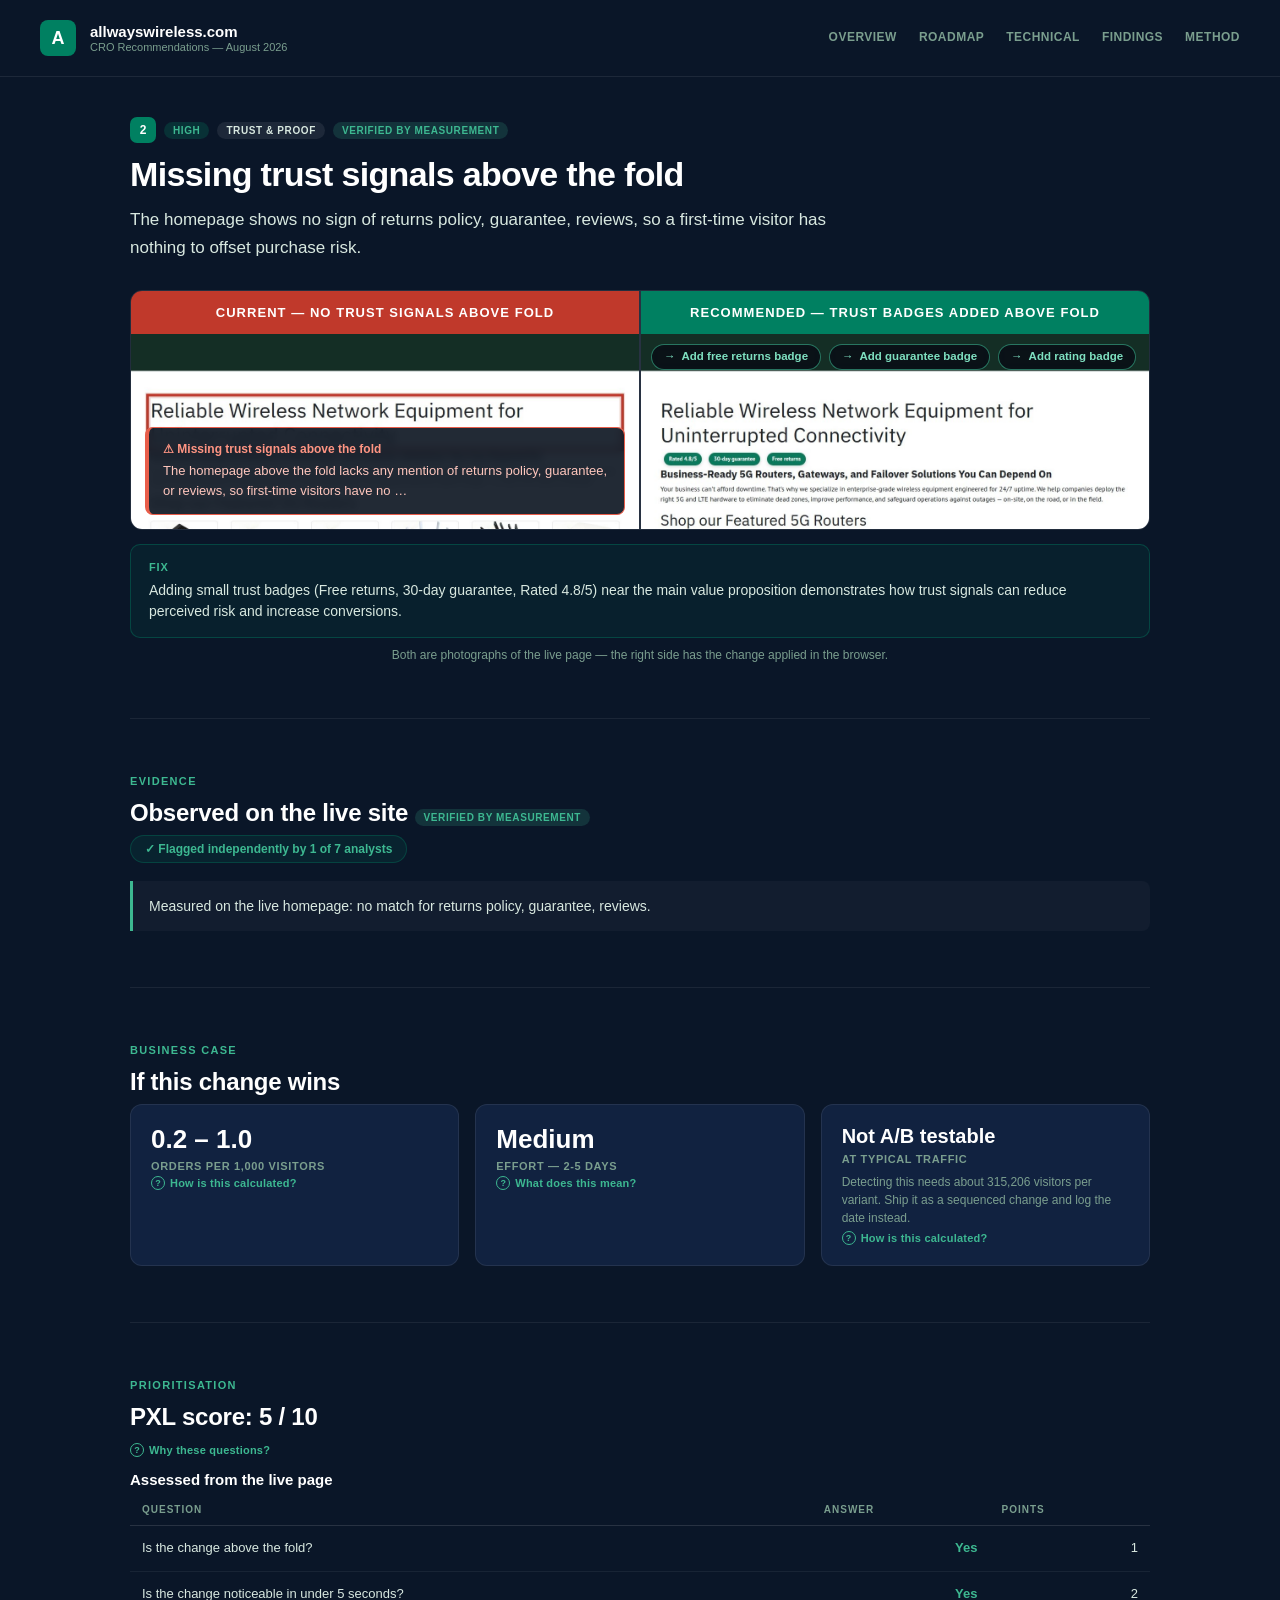
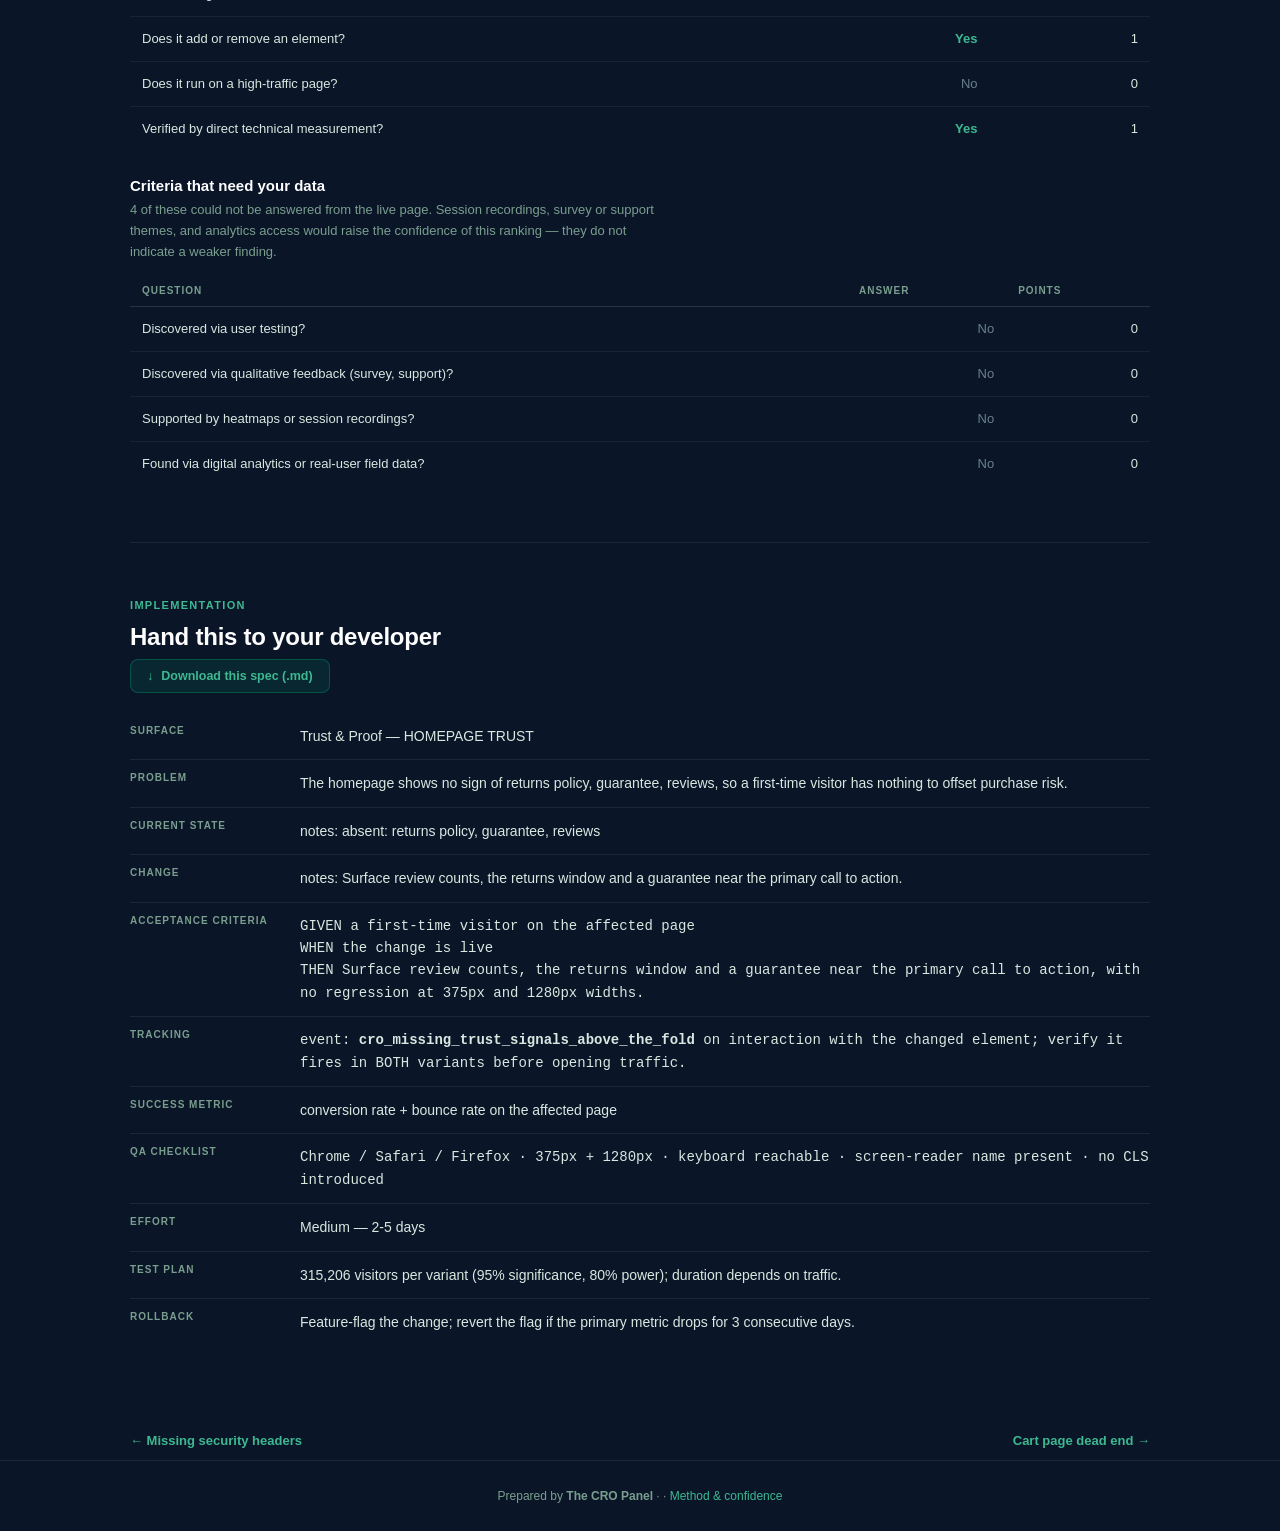
<file: finding_2_missing_trust_signals_above_the_fold.html>
<!doctype html>
<html lang="en">
<head>
<meta charset="utf-8">
<meta name="viewport" content="width=device-width, initial-scale=1.0">
<title>Missing trust signals above the fold — allwayswireless.com</title>
<link rel="stylesheet" href="cro_system.css">
</head>
<body>
<header>
  <a class="logo-area" href="index.html" style="text-decoration:none">
    <div class="logo-dot">A</div>
    <div>
      <div class="logo-text">allwayswireless.com</div>
      <div class="logo-sub">CRO Recommendations — August 2026</div>
    </div>
  </a>
  <nav class="nav"><a href="index.html">Overview</a><a href="roadmap.html">Roadmap</a><a href="technical.html">Technical</a><a href="appendix.html">Findings</a><a href="methodology.html">Method</a></nav>
</header>

<div class="wrap">
  <div class="finding-head">
    <div class="badge-row">
      <span class="rank-chip rank-high">2</span>
      <span class="badge badge-high">High</span>
      <span class="badge badge-effort">Trust &amp; Proof</span>
      <span class="badge badge-verified">Verified by measurement</span>
    </div>
    <h1>Missing trust signals above the fold</h1>
    <p class="thesis">The homepage shows no sign of returns policy, guarantee, reviews, so a first-time visitor has nothing to offset purchase risk.</p>
  </div>
  
  <div class="section" style="padding-top:0;border-top:none">
    <div class="split">
      <div class="col">
        <div class="label-bar label-current">CURRENT — No trust signals above fold</div>
        <div class="shotwrap photo-side"><img class="shot-pair" src="shot_before_1_missing_trust_signals_above_the_fold.jpg" alt="Screenshot" loading="lazy"><div class="shot-tag"><strong>⚠ Missing trust signals above the fold</strong>The homepage above the fold lacks any mention of returns policy, guarantee, or reviews, so first-time visitors have no …</div></div>
      </div>
      <div class="divider"></div>
      <div class="col">
        <div class="label-bar label-recommended">RECOMMENDED — Trust badges added above fold</div>
        <div class="shotwrap photo-side"><img class="shot-pair" src="shot_after_1_missing_trust_signals_above_the_fold.jpg" alt="Screenshot" loading="lazy"><div class="diff-chips chips-overlay"><span class="chip">Add free returns badge</span><span class="chip">Add guarantee badge</span><span class="chip">Add rating badge</span></div></div>
      </div>
    </div>
    <div class="fix-bar"><strong>Fix</strong>Adding small trust badges (Free returns, 30-day guarantee, Rated 4.8/5) near the main value proposition demonstrates how trust signals can reduce perceived risk and increase conversions.</div>
    <div class="photo-note">Both are photographs of the live page — the right side has the
      change applied in the browser.</div>
  </div>
  
<div class="section">
  <div class="eyebrow-label">Evidence</div>
  <h2 class="section-title">Observed on the live site <span class="badge badge-verified">Verified by measurement</span></h2>
  <div class="agreement">✓ Flagged independently by 1 of 7 analysts</div>
  <ul class="evidence-list"><li>Measured on the live homepage: no match for returns policy, guarantee, reviews.</li></ul>
</div>
  
<div class="section">
  <div class="eyebrow-label">Business case</div>
  <h2 class="section-title">If this change wins</h2>
  <div class="tiles" style="grid-template-columns:repeat(3,1fr)">
    <div class="tile">
      <div class="tval">0.2 – 1.0</div>
      <div class="tlabel">orders per 1,000 visitors</div>
      <button class="explain" data-m="size-2">How is this calculated?</button>
    </div>
    <div class="tile">
      <div class="tval">Medium</div>
      <div class="tlabel">Effort — 2-5 days</div>
      <button class="explain" data-m="eff-2">What does this mean?</button>
    </div>
    <div class="tile"><div class="tval" style="font-size:20px">Not A/B testable</div><div class="tlabel">At typical traffic</div><div class="tnote">Detecting this needs about 315,206 visitors per variant. Ship it as a sequenced change and log the date instead.</div><button class="explain" data-m="test-2">How is this calculated?</button></div>
  </div>
</div>
  
<div class="section">
  <div class="eyebrow-label">Prioritisation</div>
  <h2 class="section-title">PXL score: 5 / 10</h2>
  <button class="explain" data-m="pxl-2">Why these questions?</button>
  <h3 class="sub-title">Assessed from the live page</h3>
  <div class="tscroll"><table class="dtable">
    <thead><tr><th>Question</th><th class="num">Answer</th><th class="num">Points</th></tr></thead>
    <tbody><tr><td>Is the change above the fold?</td><td class="num yes">Yes</td><td class="num">1</td></tr><tr><td>Is the change noticeable in under 5 seconds?</td><td class="num yes">Yes</td><td class="num">2</td></tr><tr><td>Does it add or remove an element?</td><td class="num yes">Yes</td><td class="num">1</td></tr><tr><td>Does it run on a high-traffic page?</td><td class="num no">No</td><td class="num">0</td></tr><tr><td>Verified by direct technical measurement?</td><td class="num yes">Yes</td><td class="num">1</td></tr></tbody>
  </table></div>
  
  <h3 class="sub-title">Criteria that need your data</h3>
  <p class="sub-note">4 of these could not be answered from the live page.
    Session recordings, survey or support themes, and analytics access would
    raise the confidence of this ranking — they do not indicate a weaker
    finding.</p>
  <div class="tscroll"><table class="dtable">
    <thead><tr><th>Question</th><th class="num">Answer</th><th class="num">Points</th></tr></thead>
    <tbody><tr><td>Discovered via user testing?</td><td class="num no">No</td><td class="num">0</td></tr><tr><td>Discovered via qualitative feedback (survey, support)?</td><td class="num no">No</td><td class="num">0</td></tr><tr><td>Supported by heatmaps or session recordings?</td><td class="num no">No</td><td class="num">0</td></tr><tr><td>Found via digital analytics or real-user field data?</td><td class="num no">No</td><td class="num">0</td></tr></tbody>
  </table></div>
</div>
  
<div class="section">
  <div class="eyebrow-label">Implementation</div>
  <h2 class="section-title">Hand this to your developer</h2>
  <div class="dl-row" style="margin:0 0 20px">
    <a class="btn-dl" href="dev_spec_2_missing_trust_signals_above_the_fold.md" download>Download this spec (.md)</a>
  </div>
  <dl class="spec">
    <dt>Surface</dt><dd>Trust &amp; Proof — HOMEPAGE TRUST</dd>
    <dt>Problem</dt><dd>The homepage shows no sign of returns policy, guarantee, reviews, so a first-time visitor has nothing to offset purchase risk.</dd>
    <dt>Current state</dt><dd>notes: absent: returns policy, guarantee, reviews</dd>
    <dt>Change</dt><dd>notes: Surface review counts, the returns window and a guarantee near the primary call to action.</dd>
    <dt>Acceptance criteria</dt><dd class="mono">GIVEN a first-time visitor on the affected page<br>
      WHEN the change is live<br>
      THEN Surface review counts, the returns window and a guarantee near the primary call to action,
      with no regression at 375px and 1280px widths.</dd>
    <dt>Tracking</dt><dd class="mono">event: <strong>cro_missing_trust_signals_above_the_fold</strong> on interaction with the
      changed element; verify it fires in BOTH variants before opening traffic.</dd>
    <dt>Success metric</dt><dd>conversion rate + bounce rate on the affected page</dd>
    <dt>QA checklist</dt><dd class="mono">Chrome / Safari / Firefox · 375px + 1280px ·
      keyboard reachable · screen-reader name present · no CLS introduced</dd>
    <dt>Effort</dt><dd>Medium —
      2-5 days</dd>
    <dt>Test plan</dt><dd>315,206 visitors per variant
      (95% significance, 80% power);
      duration depends on traffic.</dd>
    <dt>Rollback</dt><dd>Feature-flag the change; revert the flag if the primary metric
      drops for 3 consecutive days.</dd>
  </dl>
</div>
  <div class="pager"><a href="finding_1_missing_security_headers.html">← Missing security headers</a><a href="finding_3_cart_page_dead_end.html">Cart page dead end →</a></div>
</div>
<div class="footer">
  Prepared by <strong>The CRO Panel</strong> · <a href="mailto:"></a> · <a href="methodology.html">Method &amp; confidence</a>
</div>
<div class="modal-overlay" id="modal-root"><div class="modal-box"></div></div>
<template id="m-size-2"><h3>How this range is calculated</h3><p>Result: <strong>0.2 – 1.0 extra orders per 1,000 visitors</strong></p><div class="formula">1,000 visitors × baseline conversion × relative lift
= per 1,000 visitors at an assumed 2.00% baseline conversion rate and a 1.0-5.0% relative lift</div><p>The 1.0–5.0% relative-lift band is an assumption bounded by severity (High), not a prediction.</p><p><strong>The baseline conversion rate is an assumption</strong> — the client did not supply one, so an industry-typical 2.0% is used and labelled as such.</p><p><strong>Why the range is conservative:</strong> Across 127,000 experiments, 12% produced a statistically significant improvement on the primary metric; a healthy programme win rate is 10-30%. Winning tests also overstate their true effect, so treat this as the prize if the change works — never expected revenue.</p></template><template id="m-eff-2"><h3>How effort is estimated</h3><table><tr><th>Bracket</th><th>Days</th><th>Typical scope</th></tr><tr><td>Low</td><td class='num'>0.5–2</td><td>copy, colour, labels, image swaps</td></tr><tr><td>Medium</td><td class='num'>2–5</td><td>layout shifts, form changes, new modules</td></tr><tr><td>High</td><td class='num'>5+</td><td>personalisation, funnel work, integrations</td></tr></table><p>Assigned by matching the recommended change against these scopes; the estimate is a bracket, not a quote.</p></template><template id="m-test-2"><h3>Sample size math</h3><p>Two-proportion z-test, the standard pre-test sample-size calculation:</p><div class="formula">n = [z&#8320;.&#8320;&#8322;&#8325;·√(2·p̄·(1−p̄)) + z&#8320;.&#8322;&#8320;·√(p₁(1−p₁)+p₂(1−p₂))]² / (p₁−p₂)²</div><table><tr><td>Baseline conversion</td><td class='num'>2.0% (assumed)</td></tr><tr><td>Significance / power</td><td class='num'>95% / 80%</td></tr><tr><td>Sample per variant, 5.0% lift</td><td class='num'>315,206</td></tr><tr><td>Sample per variant, 1.0% lift</td><td class='num'>7,729,571</td></tr></table><p>Halving the minimum detectable effect roughly quadruples the sample required, which is why the conservative figure is so much larger.</p></template><template id="m-pxl-2"><h3>What PXL is</h3><p>PXL is CXL's prioritisation framework: binary questions instead of subjective 1–10 guesses, weighted toward evidence.</p><p>Findings discovered by inspection score zero on all four evidence questions — that is the honest signal, not a defect. Findings verified by direct measurement earn the extension point and, where real-user field data is involved, the analytics point.</p><p>The full rubric is on the <a href="methodology.html" style="color:var(--teal)">method page</a>.</p></template><script>
(function(){
  var root=document.getElementById('modal-root');
  function close(){root.classList.remove('open');}
  document.addEventListener('click',function(e){
    var b=e.target.closest('[data-m]');
    if(b){var t=document.getElementById('m-'+b.getAttribute('data-m'));
      if(t){root.querySelector('.modal-box').innerHTML=
        '<button class="modal-close" aria-label="Close">\u00d7</button>'+t.innerHTML;
        root.classList.add('open');}return;}
    if(e.target.closest('.modal-close')||e.target===root)close();
  });
  document.addEventListener('keydown',function(e){if(e.key==='Escape')close();});
  /* The miniature is markup authored at 1280px, scaled to the card width.
     Real screenshots on a narrow viewport are stacked at full width instead,
     so scaling them would shrink them to about a third of the card. The inline
     transform has to be cleared as well as skipped, because a resize past the
     breakpoint leaves the previous value behind. */
  function scale(){
    var stack=window.matchMedia('(max-width: 700px)').matches;
    document.querySelectorAll('.card-preview .preview-inner').forEach(function(el){
      var host=el.parentElement;if(!host)return;
      if(stack&&el.classList.contains('photo')){
        el.style.transform='';host.style.height='';return;}
      var w=host.clientWidth;if(!w)return;
      var s=w/1280;el.style.transform='scale('+s+')';
      host.style.height=Math.round(514*s)+'px';});
  }
  scale();window.addEventListener('resize',scale);
  function pos(){
    document.querySelectorAll('.shot-scroll[data-frac]').forEach(function(el){
      var img=el.querySelector('img');
      var go=function(){var f=parseFloat(el.getAttribute('data-frac'))||0;
        el.scrollTop=f*(el.scrollHeight-el.clientHeight);};
      if(img&&!img.complete){img.addEventListener('load',go);}else{go();}
    });
  }
  pos();
})();
</script>
</body>
</html>
</file>
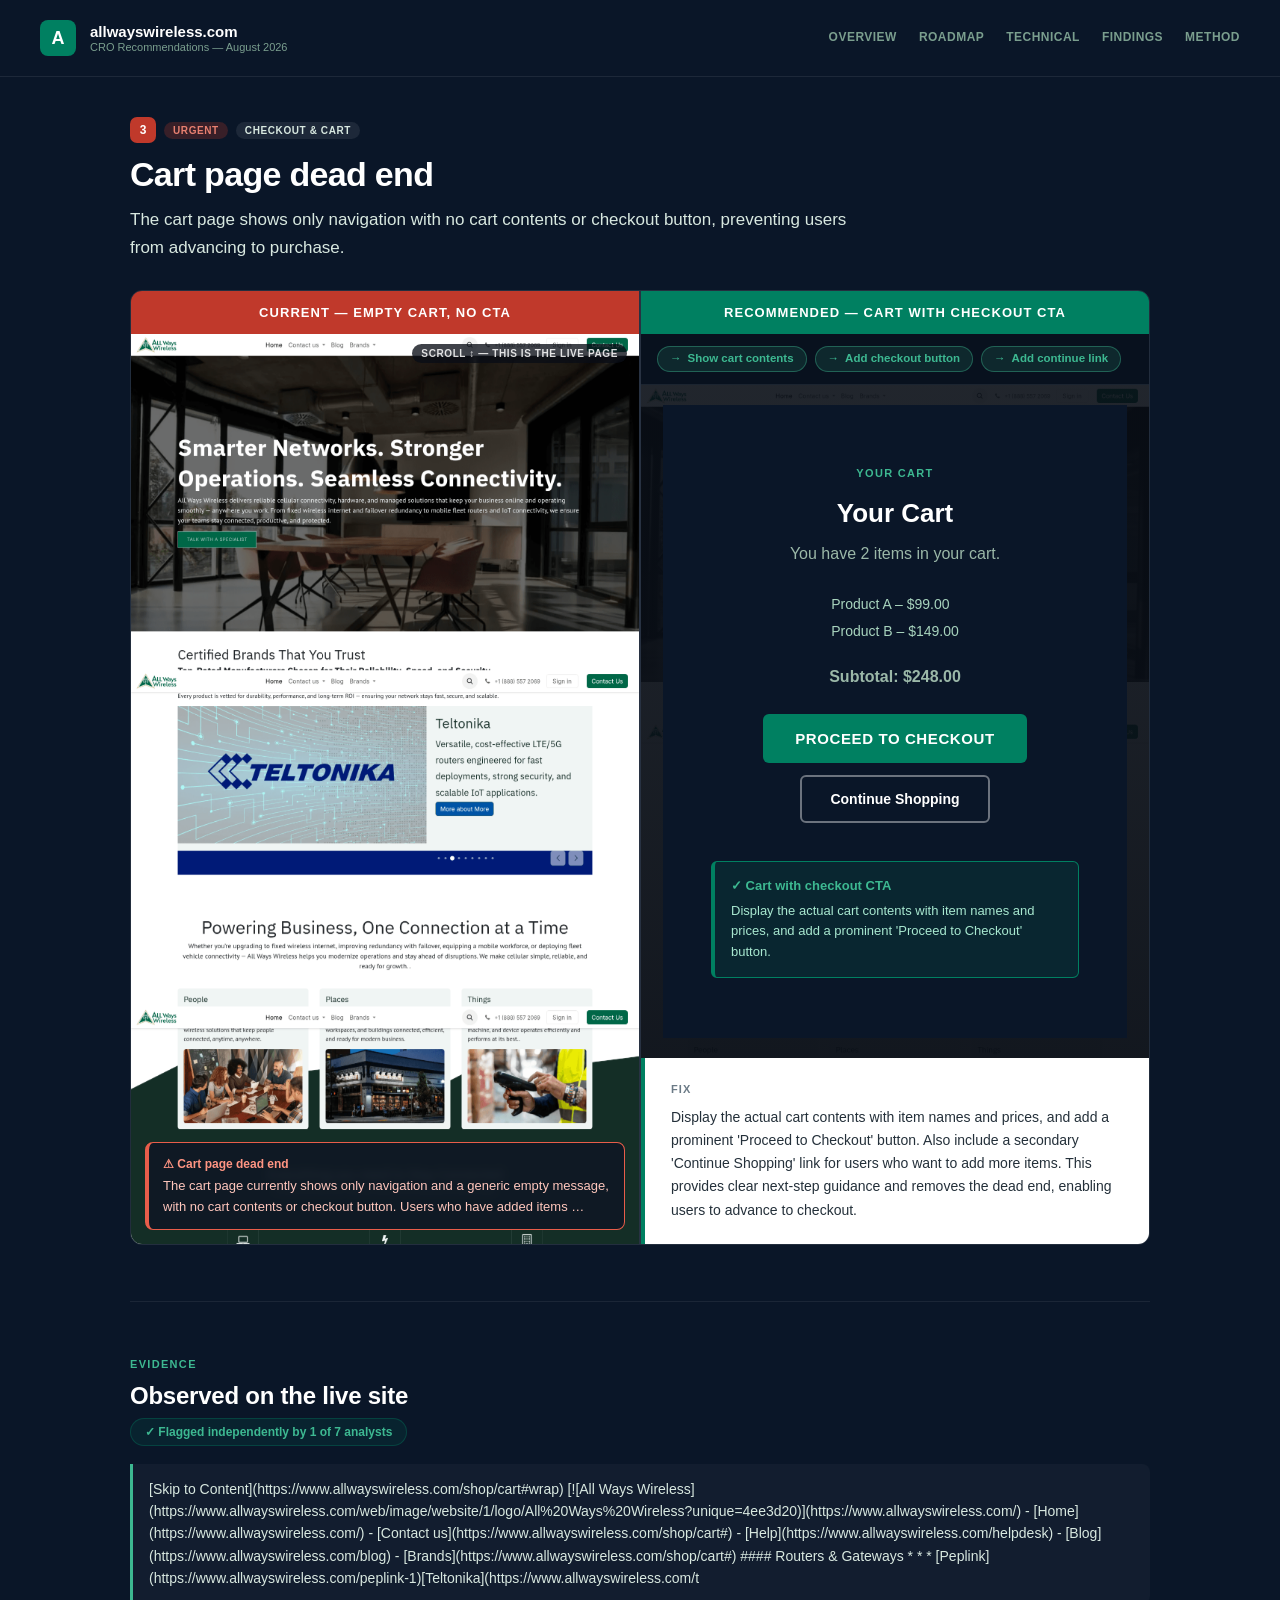
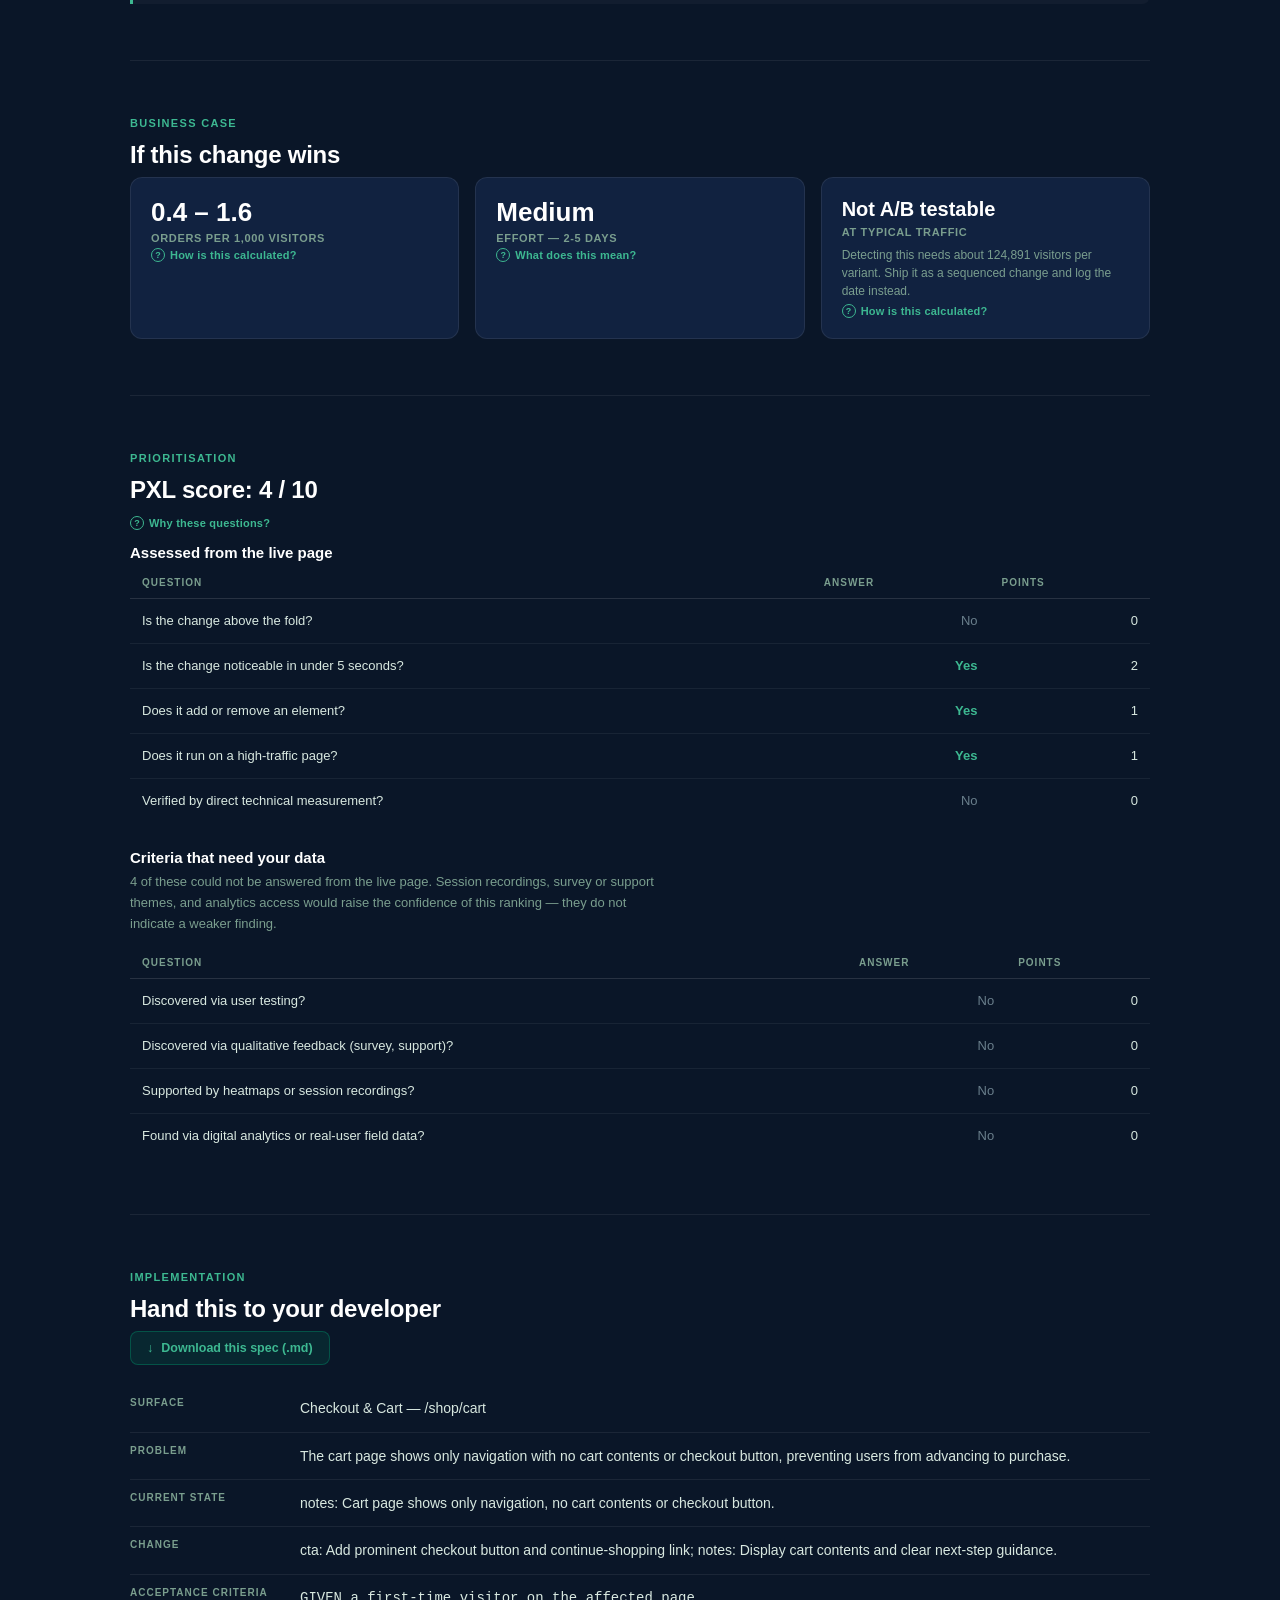
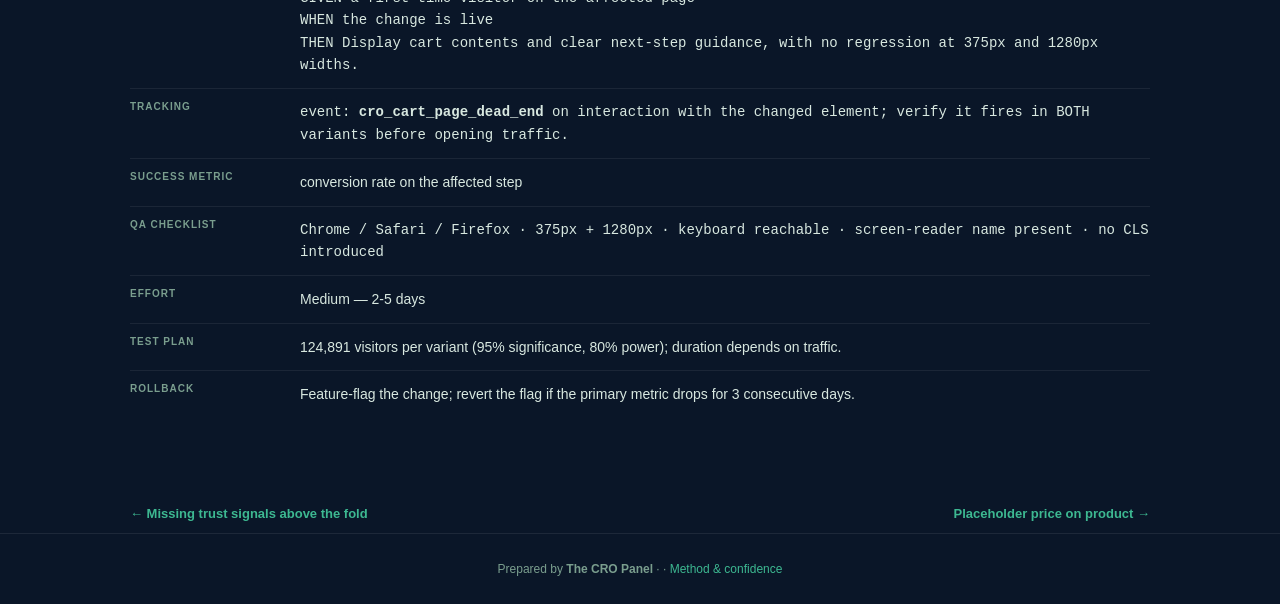
<file: finding_3_cart_page_dead_end.html>
<!doctype html>
<html lang="en">
<head>
<meta charset="utf-8">
<meta name="viewport" content="width=device-width, initial-scale=1.0">
<title>Cart page dead end — allwayswireless.com</title>
<link rel="stylesheet" href="cro_system.css">
</head>
<body>
<header>
  <a class="logo-area" href="index.html" style="text-decoration:none">
    <div class="logo-dot">A</div>
    <div>
      <div class="logo-text">allwayswireless.com</div>
      <div class="logo-sub">CRO Recommendations — August 2026</div>
    </div>
  </a>
  <nav class="nav"><a href="index.html">Overview</a><a href="roadmap.html">Roadmap</a><a href="technical.html">Technical</a><a href="appendix.html">Findings</a><a href="methodology.html">Method</a></nav>
</header>

<div class="wrap">
  <div class="finding-head">
    <div class="badge-row">
      <span class="rank-chip rank-urgent">3</span>
      <span class="badge badge-urgent">Urgent</span>
      <span class="badge badge-effort">Checkout &amp; Cart</span>
      
    </div>
    <h1>Cart page dead end</h1>
    <p class="thesis">The cart page shows only navigation with no cart contents or checkout button, preventing users from advancing to purchase.</p>
  </div>
  
  <div class="section" style="padding-top:0;border-top:none">
    <div class="split">
      <div class="col">
        <div class="label-bar label-current">CURRENT — Empty cart, no CTA</div>
        <div class="shotwrap"><div class="shot-scroll" data-frac="0.18"><img class="shot-full" src="shot_home.png" alt="Full-page screenshot of the current page" loading="lazy"></div><div class="shot-hint">scroll ↕ — this is the live page</div><div class="shot-tag"><strong>⚠ Cart page dead end</strong>The cart page currently shows only navigation and a generic empty message, with no cart contents or checkout button. Users who have added items …</div></div>
      </div>
      <div class="divider"></div>
      <div class="col">
        <div class="label-bar label-recommended">RECOMMENDED — Cart with checkout CTA</div>
        <div class="diff-chips"><span class="chip">Show cart contents</span><span class="chip">Add checkout button</span><span class="chip">Add continue link</span></div><div class="rec-stage" style="background-image:url('shot_home.png')"><div class="rec-dim"></div><div class="rec-card"><div class="surface"><p class="eyebrow">Your Cart</p><h2>Your Cart</h2><p>You have 2 items in your cart.</p><ul><li>Product A – $99.00</li><li>Product B – $149.00</li></ul><p class="price">Subtotal: $248.00</p><span class="btn-primary">Proceed to Checkout</span><span class="btn-secondary">Continue Shopping</span><div class="win-callout"><strong>✓ Cart with checkout CTA</strong>Display the actual cart contents with item names and prices, and add a prominent &#x27;Proceed to Checkout&#x27; button.</div></div></div></div>
        <div class="annotation good"><strong>Fix</strong>Display the actual cart contents with item names and prices, and add a prominent &#x27;Proceed to Checkout&#x27; button. Also include a secondary &#x27;Continue Shopping&#x27; link for users who want to add more items. This provides clear next-step guidance and removes the dead end, enabling users to advance to checkout.</div>
      </div>
    </div>
  </div>
  
<div class="section">
  <div class="eyebrow-label">Evidence</div>
  <h2 class="section-title">Observed on the live site </h2>
  <div class="agreement">✓ Flagged independently by 1 of 7 analysts</div>
  <ul class="evidence-list"><li>[Skip to Content](https://www.allwayswireless.com/shop/cart#wrap) [![All Ways Wireless](https://www.allwayswireless.com/web/image/website/1/logo/All%20Ways%20Wireless?unique=4ee3d20)](https://www.allwayswireless.com/) - [Home](https://www.allwayswireless.com/) - [Contact us](https://www.allwayswireless.com/shop/cart#) - [Help](https://www.allwayswireless.com/helpdesk) - [Blog](https://www.allwayswireless.com/blog) - [Brands](https://www.allwayswireless.com/shop/cart#) #### Routers &amp; Gateways * * * [Peplink](https://www.allwayswireless.com/peplink-1)[Teltonika](https://www.allwayswireless.com/t</li></ul>
</div>
  
<div class="section">
  <div class="eyebrow-label">Business case</div>
  <h2 class="section-title">If this change wins</h2>
  <div class="tiles" style="grid-template-columns:repeat(3,1fr)">
    <div class="tile">
      <div class="tval">0.4 – 1.6</div>
      <div class="tlabel">orders per 1,000 visitors</div>
      <button class="explain" data-m="size-3">How is this calculated?</button>
    </div>
    <div class="tile">
      <div class="tval">Medium</div>
      <div class="tlabel">Effort — 2-5 days</div>
      <button class="explain" data-m="eff-3">What does this mean?</button>
    </div>
    <div class="tile"><div class="tval" style="font-size:20px">Not A/B testable</div><div class="tlabel">At typical traffic</div><div class="tnote">Detecting this needs about 124,891 visitors per variant. Ship it as a sequenced change and log the date instead.</div><button class="explain" data-m="test-3">How is this calculated?</button></div>
  </div>
</div>
  
<div class="section">
  <div class="eyebrow-label">Prioritisation</div>
  <h2 class="section-title">PXL score: 4 / 10</h2>
  <button class="explain" data-m="pxl-3">Why these questions?</button>
  <h3 class="sub-title">Assessed from the live page</h3>
  <div class="tscroll"><table class="dtable">
    <thead><tr><th>Question</th><th class="num">Answer</th><th class="num">Points</th></tr></thead>
    <tbody><tr><td>Is the change above the fold?</td><td class="num no">No</td><td class="num">0</td></tr><tr><td>Is the change noticeable in under 5 seconds?</td><td class="num yes">Yes</td><td class="num">2</td></tr><tr><td>Does it add or remove an element?</td><td class="num yes">Yes</td><td class="num">1</td></tr><tr><td>Does it run on a high-traffic page?</td><td class="num yes">Yes</td><td class="num">1</td></tr><tr><td>Verified by direct technical measurement?</td><td class="num no">No</td><td class="num">0</td></tr></tbody>
  </table></div>
  
  <h3 class="sub-title">Criteria that need your data</h3>
  <p class="sub-note">4 of these could not be answered from the live page.
    Session recordings, survey or support themes, and analytics access would
    raise the confidence of this ranking — they do not indicate a weaker
    finding.</p>
  <div class="tscroll"><table class="dtable">
    <thead><tr><th>Question</th><th class="num">Answer</th><th class="num">Points</th></tr></thead>
    <tbody><tr><td>Discovered via user testing?</td><td class="num no">No</td><td class="num">0</td></tr><tr><td>Discovered via qualitative feedback (survey, support)?</td><td class="num no">No</td><td class="num">0</td></tr><tr><td>Supported by heatmaps or session recordings?</td><td class="num no">No</td><td class="num">0</td></tr><tr><td>Found via digital analytics or real-user field data?</td><td class="num no">No</td><td class="num">0</td></tr></tbody>
  </table></div>
</div>
  
<div class="section">
  <div class="eyebrow-label">Implementation</div>
  <h2 class="section-title">Hand this to your developer</h2>
  <div class="dl-row" style="margin:0 0 20px">
    <a class="btn-dl" href="dev_spec_3_cart_page_dead_end.md" download>Download this spec (.md)</a>
  </div>
  <dl class="spec">
    <dt>Surface</dt><dd>Checkout &amp; Cart — /shop/cart</dd>
    <dt>Problem</dt><dd>The cart page shows only navigation with no cart contents or checkout button, preventing users from advancing to purchase.</dd>
    <dt>Current state</dt><dd>notes: Cart page shows only navigation, no cart contents or checkout button.</dd>
    <dt>Change</dt><dd>cta: Add prominent checkout button and continue-shopping link; notes: Display cart contents and clear next-step guidance.</dd>
    <dt>Acceptance criteria</dt><dd class="mono">GIVEN a first-time visitor on the affected page<br>
      WHEN the change is live<br>
      THEN Display cart contents and clear next-step guidance,
      with no regression at 375px and 1280px widths.</dd>
    <dt>Tracking</dt><dd class="mono">event: <strong>cro_cart_page_dead_end</strong> on interaction with the
      changed element; verify it fires in BOTH variants before opening traffic.</dd>
    <dt>Success metric</dt><dd>conversion rate on the affected step</dd>
    <dt>QA checklist</dt><dd class="mono">Chrome / Safari / Firefox · 375px + 1280px ·
      keyboard reachable · screen-reader name present · no CLS introduced</dd>
    <dt>Effort</dt><dd>Medium —
      2-5 days</dd>
    <dt>Test plan</dt><dd>124,891 visitors per variant
      (95% significance, 80% power);
      duration depends on traffic.</dd>
    <dt>Rollback</dt><dd>Feature-flag the change; revert the flag if the primary metric
      drops for 3 consecutive days.</dd>
  </dl>
</div>
  <div class="pager"><a href="finding_2_missing_trust_signals_above_the_fold.html">← Missing trust signals above the fold</a><a href="finding_4_placeholder_price_on_product.html">Placeholder price on product →</a></div>
</div>
<div class="footer">
  Prepared by <strong>The CRO Panel</strong> · <a href="mailto:"></a> · <a href="methodology.html">Method &amp; confidence</a>
</div>
<div class="modal-overlay" id="modal-root"><div class="modal-box"></div></div>
<template id="m-size-3"><h3>How this range is calculated</h3><p>Result: <strong>0.4 – 1.6 extra orders per 1,000 visitors</strong></p><div class="formula">1,000 visitors × baseline conversion × relative lift
= per 1,000 visitors at an assumed 2.00% baseline conversion rate and a 2.0-8.0% relative lift</div><p>The 2.0–8.0% relative-lift band is an assumption bounded by severity (Urgent), not a prediction.</p><p><strong>The baseline conversion rate is an assumption</strong> — the client did not supply one, so an industry-typical 2.0% is used and labelled as such.</p><p><strong>Why the range is conservative:</strong> Across 127,000 experiments, 12% produced a statistically significant improvement on the primary metric; a healthy programme win rate is 10-30%. Winning tests also overstate their true effect, so treat this as the prize if the change works — never expected revenue.</p></template><template id="m-eff-3"><h3>How effort is estimated</h3><table><tr><th>Bracket</th><th>Days</th><th>Typical scope</th></tr><tr><td>Low</td><td class='num'>0.5–2</td><td>copy, colour, labels, image swaps</td></tr><tr><td>Medium</td><td class='num'>2–5</td><td>layout shifts, form changes, new modules</td></tr><tr><td>High</td><td class='num'>5+</td><td>personalisation, funnel work, integrations</td></tr></table><p>Assigned by matching the recommended change against these scopes; the estimate is a bracket, not a quote.</p></template><template id="m-test-3"><h3>Sample size math</h3><p>Two-proportion z-test, the standard pre-test sample-size calculation:</p><div class="formula">n = [z&#8320;.&#8320;&#8322;&#8325;·√(2·p̄·(1−p̄)) + z&#8320;.&#8322;&#8320;·√(p₁(1−p₁)+p₂(1−p₂))]² / (p₁−p₂)²</div><table><tr><td>Baseline conversion</td><td class='num'>2.0% (assumed)</td></tr><tr><td>Significance / power</td><td class='num'>95% / 80%</td></tr><tr><td>Sample per variant, 8.0% lift</td><td class='num'>124,891</td></tr><tr><td>Sample per variant, 2.0% lift</td><td class='num'>1,941,808</td></tr></table><p>Halving the minimum detectable effect roughly quadruples the sample required, which is why the conservative figure is so much larger.</p></template><template id="m-pxl-3"><h3>What PXL is</h3><p>PXL is CXL's prioritisation framework: binary questions instead of subjective 1–10 guesses, weighted toward evidence.</p><p>Findings discovered by inspection score zero on all four evidence questions — that is the honest signal, not a defect. Findings verified by direct measurement earn the extension point and, where real-user field data is involved, the analytics point.</p><p>The full rubric is on the <a href="methodology.html" style="color:var(--teal)">method page</a>.</p></template><script>
(function(){
  var root=document.getElementById('modal-root');
  function close(){root.classList.remove('open');}
  document.addEventListener('click',function(e){
    var b=e.target.closest('[data-m]');
    if(b){var t=document.getElementById('m-'+b.getAttribute('data-m'));
      if(t){root.querySelector('.modal-box').innerHTML=
        '<button class="modal-close" aria-label="Close">\u00d7</button>'+t.innerHTML;
        root.classList.add('open');}return;}
    if(e.target.closest('.modal-close')||e.target===root)close();
  });
  document.addEventListener('keydown',function(e){if(e.key==='Escape')close();});
  /* The miniature is markup authored at 1280px, scaled to the card width.
     Real screenshots on a narrow viewport are stacked at full width instead,
     so scaling them would shrink them to about a third of the card. The inline
     transform has to be cleared as well as skipped, because a resize past the
     breakpoint leaves the previous value behind. */
  function scale(){
    var stack=window.matchMedia('(max-width: 700px)').matches;
    document.querySelectorAll('.card-preview .preview-inner').forEach(function(el){
      var host=el.parentElement;if(!host)return;
      if(stack&&el.classList.contains('photo')){
        el.style.transform='';host.style.height='';return;}
      var w=host.clientWidth;if(!w)return;
      var s=w/1280;el.style.transform='scale('+s+')';
      host.style.height=Math.round(514*s)+'px';});
  }
  scale();window.addEventListener('resize',scale);
  function pos(){
    document.querySelectorAll('.shot-scroll[data-frac]').forEach(function(el){
      var img=el.querySelector('img');
      var go=function(){var f=parseFloat(el.getAttribute('data-frac'))||0;
        el.scrollTop=f*(el.scrollHeight-el.clientHeight);};
      if(img&&!img.complete){img.addEventListener('load',go);}else{go();}
    });
  }
  pos();
})();
</script>
</body>
</html>
</file>
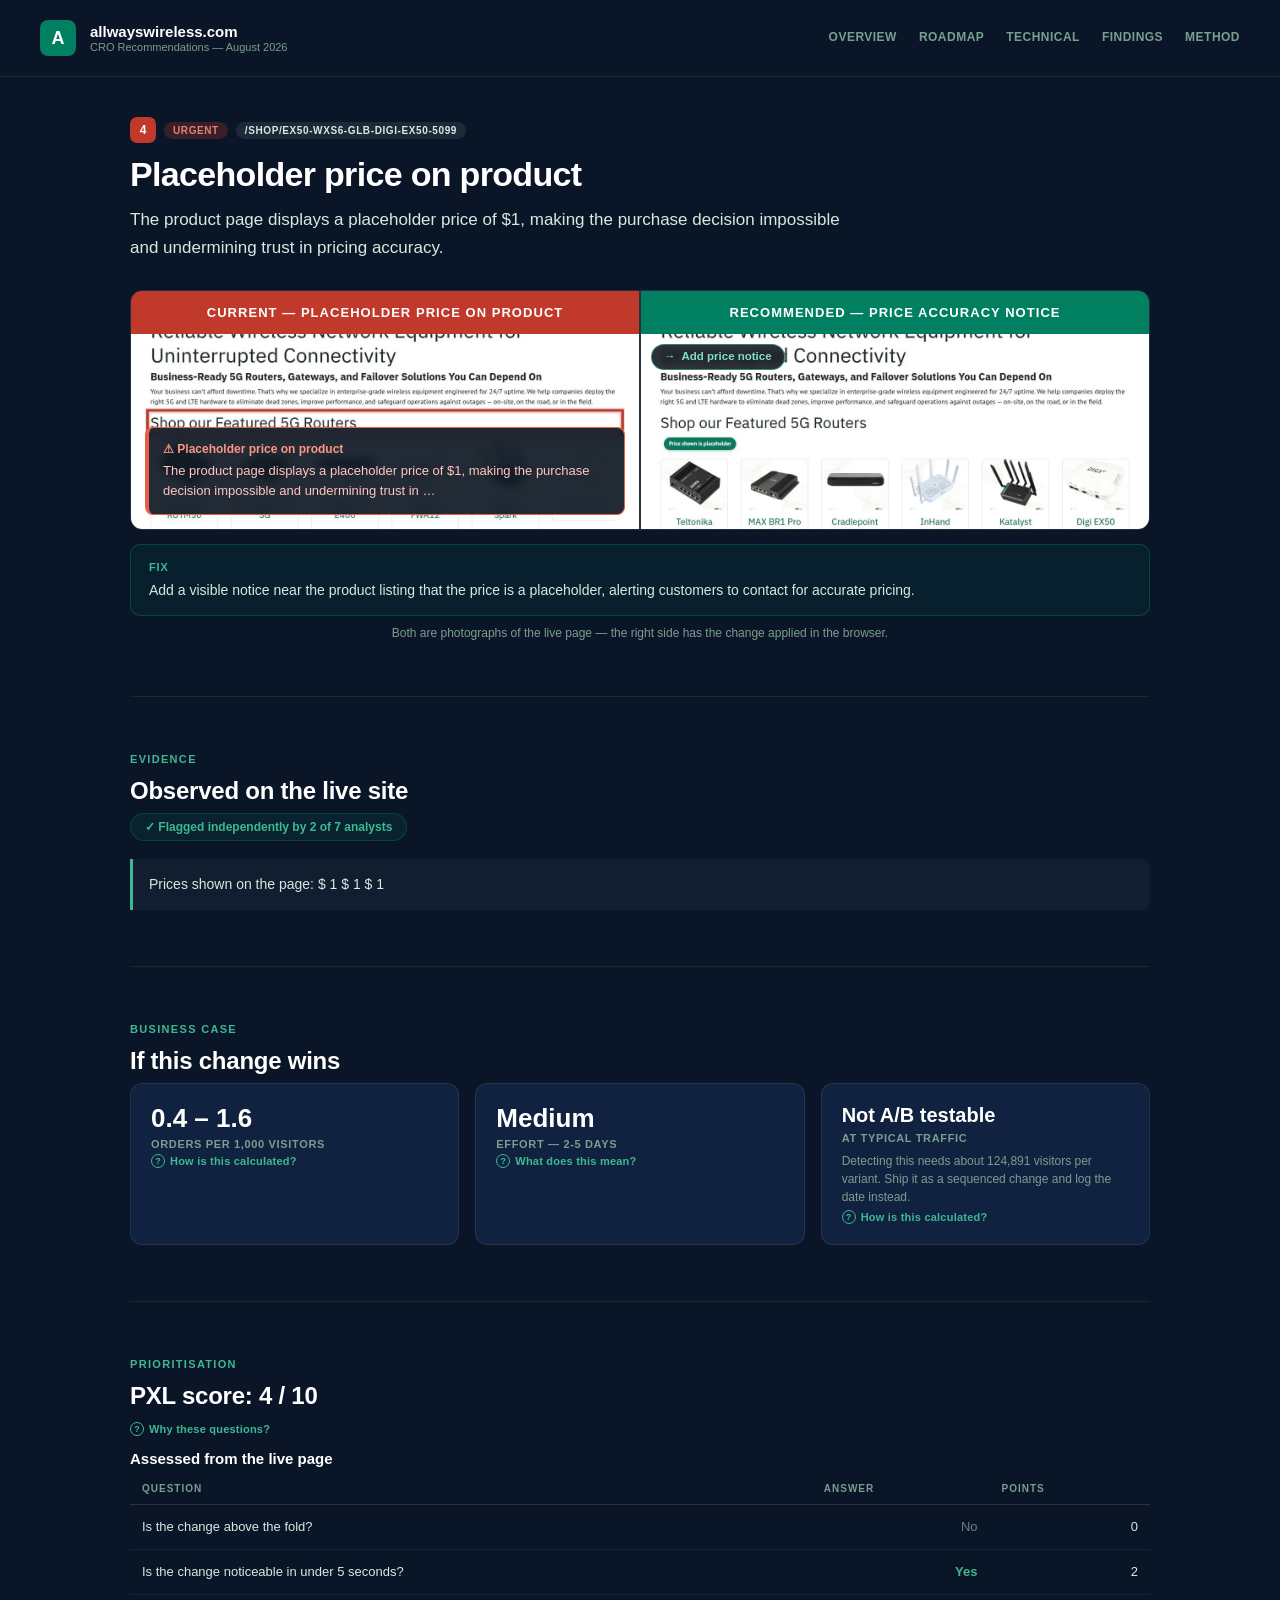
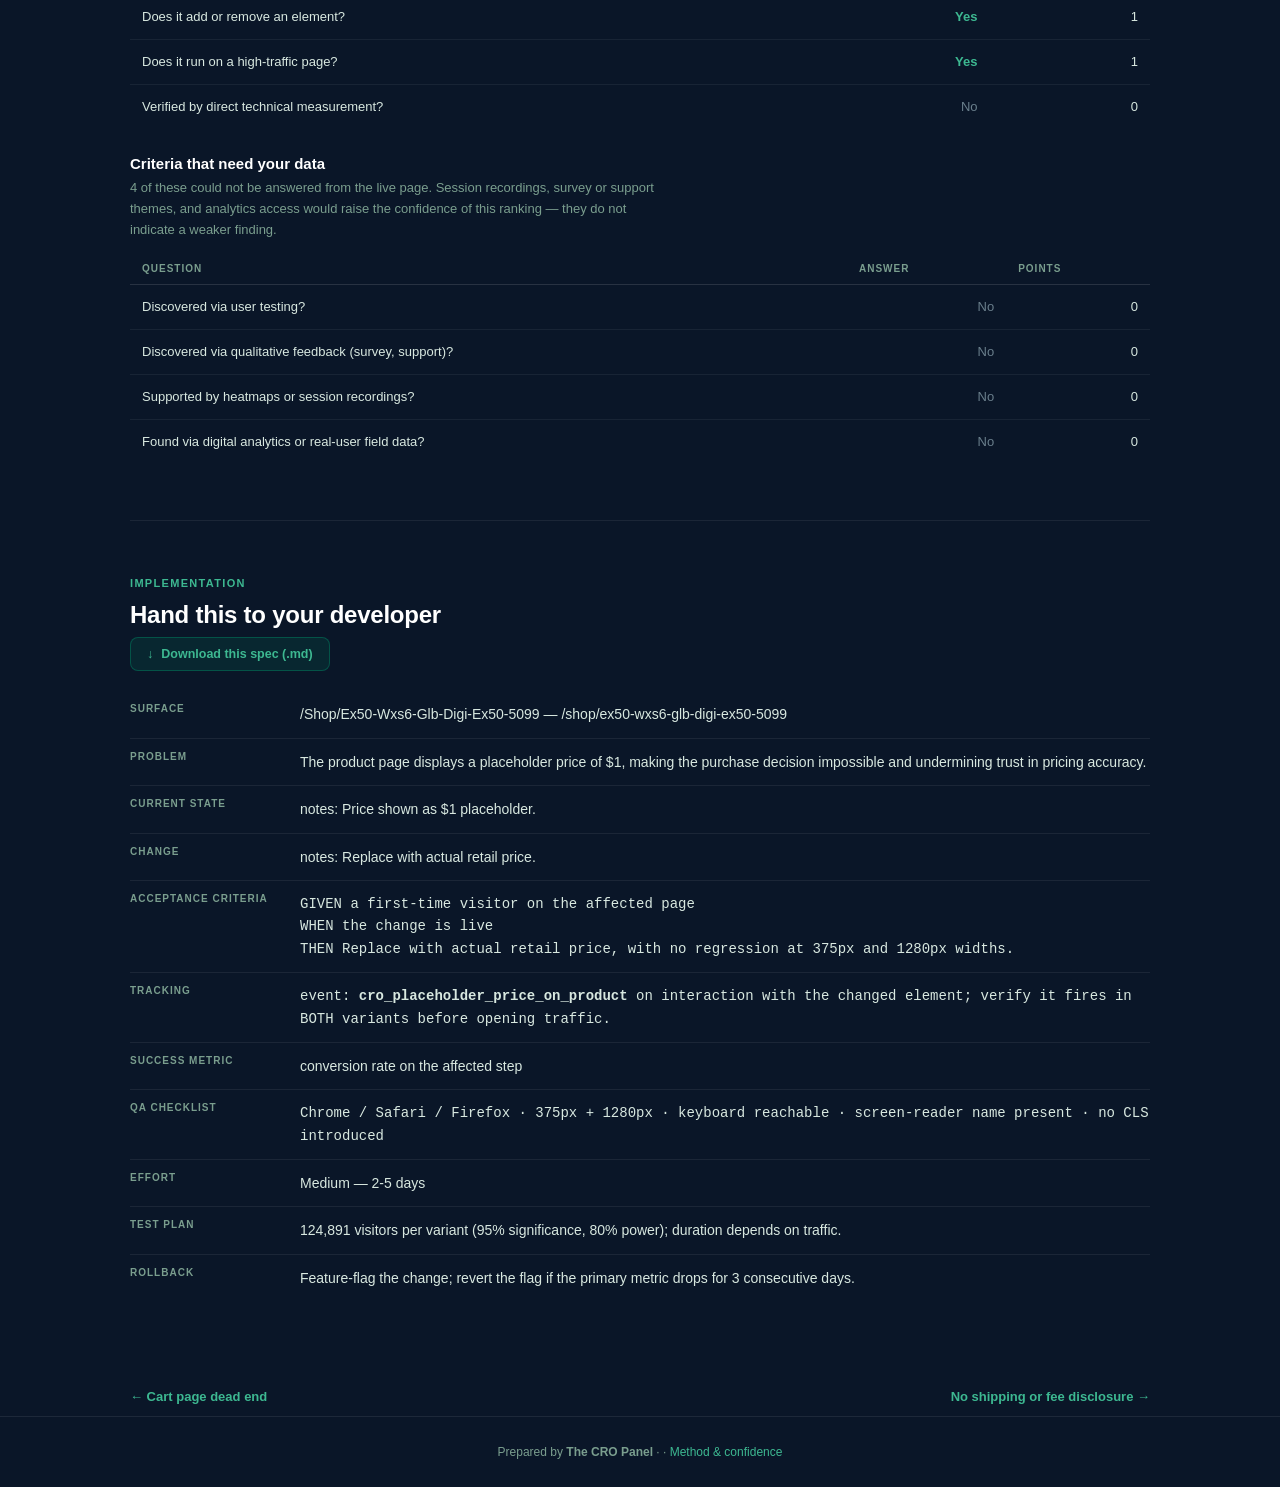
<file: finding_4_placeholder_price_on_product.html>
<!doctype html>
<html lang="en">
<head>
<meta charset="utf-8">
<meta name="viewport" content="width=device-width, initial-scale=1.0">
<title>Placeholder price on product — allwayswireless.com</title>
<link rel="stylesheet" href="cro_system.css">
</head>
<body>
<header>
  <a class="logo-area" href="index.html" style="text-decoration:none">
    <div class="logo-dot">A</div>
    <div>
      <div class="logo-text">allwayswireless.com</div>
      <div class="logo-sub">CRO Recommendations — August 2026</div>
    </div>
  </a>
  <nav class="nav"><a href="index.html">Overview</a><a href="roadmap.html">Roadmap</a><a href="technical.html">Technical</a><a href="appendix.html">Findings</a><a href="methodology.html">Method</a></nav>
</header>

<div class="wrap">
  <div class="finding-head">
    <div class="badge-row">
      <span class="rank-chip rank-urgent">4</span>
      <span class="badge badge-urgent">Urgent</span>
      <span class="badge badge-effort">/Shop/Ex50-Wxs6-Glb-Digi-Ex50-5099</span>
      
    </div>
    <h1>Placeholder price on product</h1>
    <p class="thesis">The product page displays a placeholder price of $1, making the purchase decision impossible and undermining trust in pricing accuracy.</p>
  </div>
  
  <div class="section" style="padding-top:0;border-top:none">
    <div class="split">
      <div class="col">
        <div class="label-bar label-current">CURRENT — Placeholder price on product</div>
        <div class="shotwrap photo-side"><img class="shot-pair" src="shot_before_3_placeholder_price_on_product.jpg" alt="Screenshot" loading="lazy"><div class="shot-tag"><strong>⚠ Placeholder price on product</strong>The product page displays a placeholder price of $1, making the purchase decision impossible and undermining trust in …</div></div>
      </div>
      <div class="divider"></div>
      <div class="col">
        <div class="label-bar label-recommended">RECOMMENDED — Price accuracy notice</div>
        <div class="shotwrap photo-side"><img class="shot-pair" src="shot_after_3_placeholder_price_on_product.jpg" alt="Screenshot" loading="lazy"><div class="diff-chips chips-overlay"><span class="chip">Add price notice</span></div></div>
      </div>
    </div>
    <div class="fix-bar"><strong>Fix</strong>Add a visible notice near the product listing that the price is a placeholder, alerting customers to contact for accurate pricing.</div>
    <div class="photo-note">Both are photographs of the live page — the right side has the
      change applied in the browser.</div>
  </div>
  
<div class="section">
  <div class="eyebrow-label">Evidence</div>
  <h2 class="section-title">Observed on the live site </h2>
  <div class="agreement">✓ Flagged independently by 2 of 7 analysts</div>
  <ul class="evidence-list"><li>Prices shown on the page: $ 1 $ 1 $ 1</li></ul>
</div>
  
<div class="section">
  <div class="eyebrow-label">Business case</div>
  <h2 class="section-title">If this change wins</h2>
  <div class="tiles" style="grid-template-columns:repeat(3,1fr)">
    <div class="tile">
      <div class="tval">0.4 – 1.6</div>
      <div class="tlabel">orders per 1,000 visitors</div>
      <button class="explain" data-m="size-4">How is this calculated?</button>
    </div>
    <div class="tile">
      <div class="tval">Medium</div>
      <div class="tlabel">Effort — 2-5 days</div>
      <button class="explain" data-m="eff-4">What does this mean?</button>
    </div>
    <div class="tile"><div class="tval" style="font-size:20px">Not A/B testable</div><div class="tlabel">At typical traffic</div><div class="tnote">Detecting this needs about 124,891 visitors per variant. Ship it as a sequenced change and log the date instead.</div><button class="explain" data-m="test-4">How is this calculated?</button></div>
  </div>
</div>
  
<div class="section">
  <div class="eyebrow-label">Prioritisation</div>
  <h2 class="section-title">PXL score: 4 / 10</h2>
  <button class="explain" data-m="pxl-4">Why these questions?</button>
  <h3 class="sub-title">Assessed from the live page</h3>
  <div class="tscroll"><table class="dtable">
    <thead><tr><th>Question</th><th class="num">Answer</th><th class="num">Points</th></tr></thead>
    <tbody><tr><td>Is the change above the fold?</td><td class="num no">No</td><td class="num">0</td></tr><tr><td>Is the change noticeable in under 5 seconds?</td><td class="num yes">Yes</td><td class="num">2</td></tr><tr><td>Does it add or remove an element?</td><td class="num yes">Yes</td><td class="num">1</td></tr><tr><td>Does it run on a high-traffic page?</td><td class="num yes">Yes</td><td class="num">1</td></tr><tr><td>Verified by direct technical measurement?</td><td class="num no">No</td><td class="num">0</td></tr></tbody>
  </table></div>
  
  <h3 class="sub-title">Criteria that need your data</h3>
  <p class="sub-note">4 of these could not be answered from the live page.
    Session recordings, survey or support themes, and analytics access would
    raise the confidence of this ranking — they do not indicate a weaker
    finding.</p>
  <div class="tscroll"><table class="dtable">
    <thead><tr><th>Question</th><th class="num">Answer</th><th class="num">Points</th></tr></thead>
    <tbody><tr><td>Discovered via user testing?</td><td class="num no">No</td><td class="num">0</td></tr><tr><td>Discovered via qualitative feedback (survey, support)?</td><td class="num no">No</td><td class="num">0</td></tr><tr><td>Supported by heatmaps or session recordings?</td><td class="num no">No</td><td class="num">0</td></tr><tr><td>Found via digital analytics or real-user field data?</td><td class="num no">No</td><td class="num">0</td></tr></tbody>
  </table></div>
</div>
  
<div class="section">
  <div class="eyebrow-label">Implementation</div>
  <h2 class="section-title">Hand this to your developer</h2>
  <div class="dl-row" style="margin:0 0 20px">
    <a class="btn-dl" href="dev_spec_4_placeholder_price_on_product.md" download>Download this spec (.md)</a>
  </div>
  <dl class="spec">
    <dt>Surface</dt><dd>/Shop/Ex50-Wxs6-Glb-Digi-Ex50-5099 — /shop/ex50-wxs6-glb-digi-ex50-5099</dd>
    <dt>Problem</dt><dd>The product page displays a placeholder price of $1, making the purchase decision impossible and undermining trust in pricing accuracy.</dd>
    <dt>Current state</dt><dd>notes: Price shown as $1 placeholder.</dd>
    <dt>Change</dt><dd>notes: Replace with actual retail price.</dd>
    <dt>Acceptance criteria</dt><dd class="mono">GIVEN a first-time visitor on the affected page<br>
      WHEN the change is live<br>
      THEN Replace with actual retail price,
      with no regression at 375px and 1280px widths.</dd>
    <dt>Tracking</dt><dd class="mono">event: <strong>cro_placeholder_price_on_product</strong> on interaction with the
      changed element; verify it fires in BOTH variants before opening traffic.</dd>
    <dt>Success metric</dt><dd>conversion rate on the affected step</dd>
    <dt>QA checklist</dt><dd class="mono">Chrome / Safari / Firefox · 375px + 1280px ·
      keyboard reachable · screen-reader name present · no CLS introduced</dd>
    <dt>Effort</dt><dd>Medium —
      2-5 days</dd>
    <dt>Test plan</dt><dd>124,891 visitors per variant
      (95% significance, 80% power);
      duration depends on traffic.</dd>
    <dt>Rollback</dt><dd>Feature-flag the change; revert the flag if the primary metric
      drops for 3 consecutive days.</dd>
  </dl>
</div>
  <div class="pager"><a href="finding_3_cart_page_dead_end.html">← Cart page dead end</a><a href="finding_5_no_shipping_or_fee_disclosure.html">No shipping or fee disclosure →</a></div>
</div>
<div class="footer">
  Prepared by <strong>The CRO Panel</strong> · <a href="mailto:"></a> · <a href="methodology.html">Method &amp; confidence</a>
</div>
<div class="modal-overlay" id="modal-root"><div class="modal-box"></div></div>
<template id="m-size-4"><h3>How this range is calculated</h3><p>Result: <strong>0.4 – 1.6 extra orders per 1,000 visitors</strong></p><div class="formula">1,000 visitors × baseline conversion × relative lift
= per 1,000 visitors at an assumed 2.00% baseline conversion rate and a 2.0-8.0% relative lift</div><p>The 2.0–8.0% relative-lift band is an assumption bounded by severity (Urgent), not a prediction.</p><p><strong>The baseline conversion rate is an assumption</strong> — the client did not supply one, so an industry-typical 2.0% is used and labelled as such.</p><p><strong>Why the range is conservative:</strong> Across 127,000 experiments, 12% produced a statistically significant improvement on the primary metric; a healthy programme win rate is 10-30%. Winning tests also overstate their true effect, so treat this as the prize if the change works — never expected revenue.</p></template><template id="m-eff-4"><h3>How effort is estimated</h3><table><tr><th>Bracket</th><th>Days</th><th>Typical scope</th></tr><tr><td>Low</td><td class='num'>0.5–2</td><td>copy, colour, labels, image swaps</td></tr><tr><td>Medium</td><td class='num'>2–5</td><td>layout shifts, form changes, new modules</td></tr><tr><td>High</td><td class='num'>5+</td><td>personalisation, funnel work, integrations</td></tr></table><p>Assigned by matching the recommended change against these scopes; the estimate is a bracket, not a quote.</p></template><template id="m-test-4"><h3>Sample size math</h3><p>Two-proportion z-test, the standard pre-test sample-size calculation:</p><div class="formula">n = [z&#8320;.&#8320;&#8322;&#8325;·√(2·p̄·(1−p̄)) + z&#8320;.&#8322;&#8320;·√(p₁(1−p₁)+p₂(1−p₂))]² / (p₁−p₂)²</div><table><tr><td>Baseline conversion</td><td class='num'>2.0% (assumed)</td></tr><tr><td>Significance / power</td><td class='num'>95% / 80%</td></tr><tr><td>Sample per variant, 8.0% lift</td><td class='num'>124,891</td></tr><tr><td>Sample per variant, 2.0% lift</td><td class='num'>1,941,808</td></tr></table><p>Halving the minimum detectable effect roughly quadruples the sample required, which is why the conservative figure is so much larger.</p></template><template id="m-pxl-4"><h3>What PXL is</h3><p>PXL is CXL's prioritisation framework: binary questions instead of subjective 1–10 guesses, weighted toward evidence.</p><p>Findings discovered by inspection score zero on all four evidence questions — that is the honest signal, not a defect. Findings verified by direct measurement earn the extension point and, where real-user field data is involved, the analytics point.</p><p>The full rubric is on the <a href="methodology.html" style="color:var(--teal)">method page</a>.</p></template><script>
(function(){
  var root=document.getElementById('modal-root');
  function close(){root.classList.remove('open');}
  document.addEventListener('click',function(e){
    var b=e.target.closest('[data-m]');
    if(b){var t=document.getElementById('m-'+b.getAttribute('data-m'));
      if(t){root.querySelector('.modal-box').innerHTML=
        '<button class="modal-close" aria-label="Close">\u00d7</button>'+t.innerHTML;
        root.classList.add('open');}return;}
    if(e.target.closest('.modal-close')||e.target===root)close();
  });
  document.addEventListener('keydown',function(e){if(e.key==='Escape')close();});
  /* The miniature is markup authored at 1280px, scaled to the card width.
     Real screenshots on a narrow viewport are stacked at full width instead,
     so scaling them would shrink them to about a third of the card. The inline
     transform has to be cleared as well as skipped, because a resize past the
     breakpoint leaves the previous value behind. */
  function scale(){
    var stack=window.matchMedia('(max-width: 700px)').matches;
    document.querySelectorAll('.card-preview .preview-inner').forEach(function(el){
      var host=el.parentElement;if(!host)return;
      if(stack&&el.classList.contains('photo')){
        el.style.transform='';host.style.height='';return;}
      var w=host.clientWidth;if(!w)return;
      var s=w/1280;el.style.transform='scale('+s+')';
      host.style.height=Math.round(514*s)+'px';});
  }
  scale();window.addEventListener('resize',scale);
  function pos(){
    document.querySelectorAll('.shot-scroll[data-frac]').forEach(function(el){
      var img=el.querySelector('img');
      var go=function(){var f=parseFloat(el.getAttribute('data-frac'))||0;
        el.scrollTop=f*(el.scrollHeight-el.clientHeight);};
      if(img&&!img.complete){img.addEventListener('load',go);}else{go();}
    });
  }
  pos();
})();
</script>
</body>
</html>
</file>
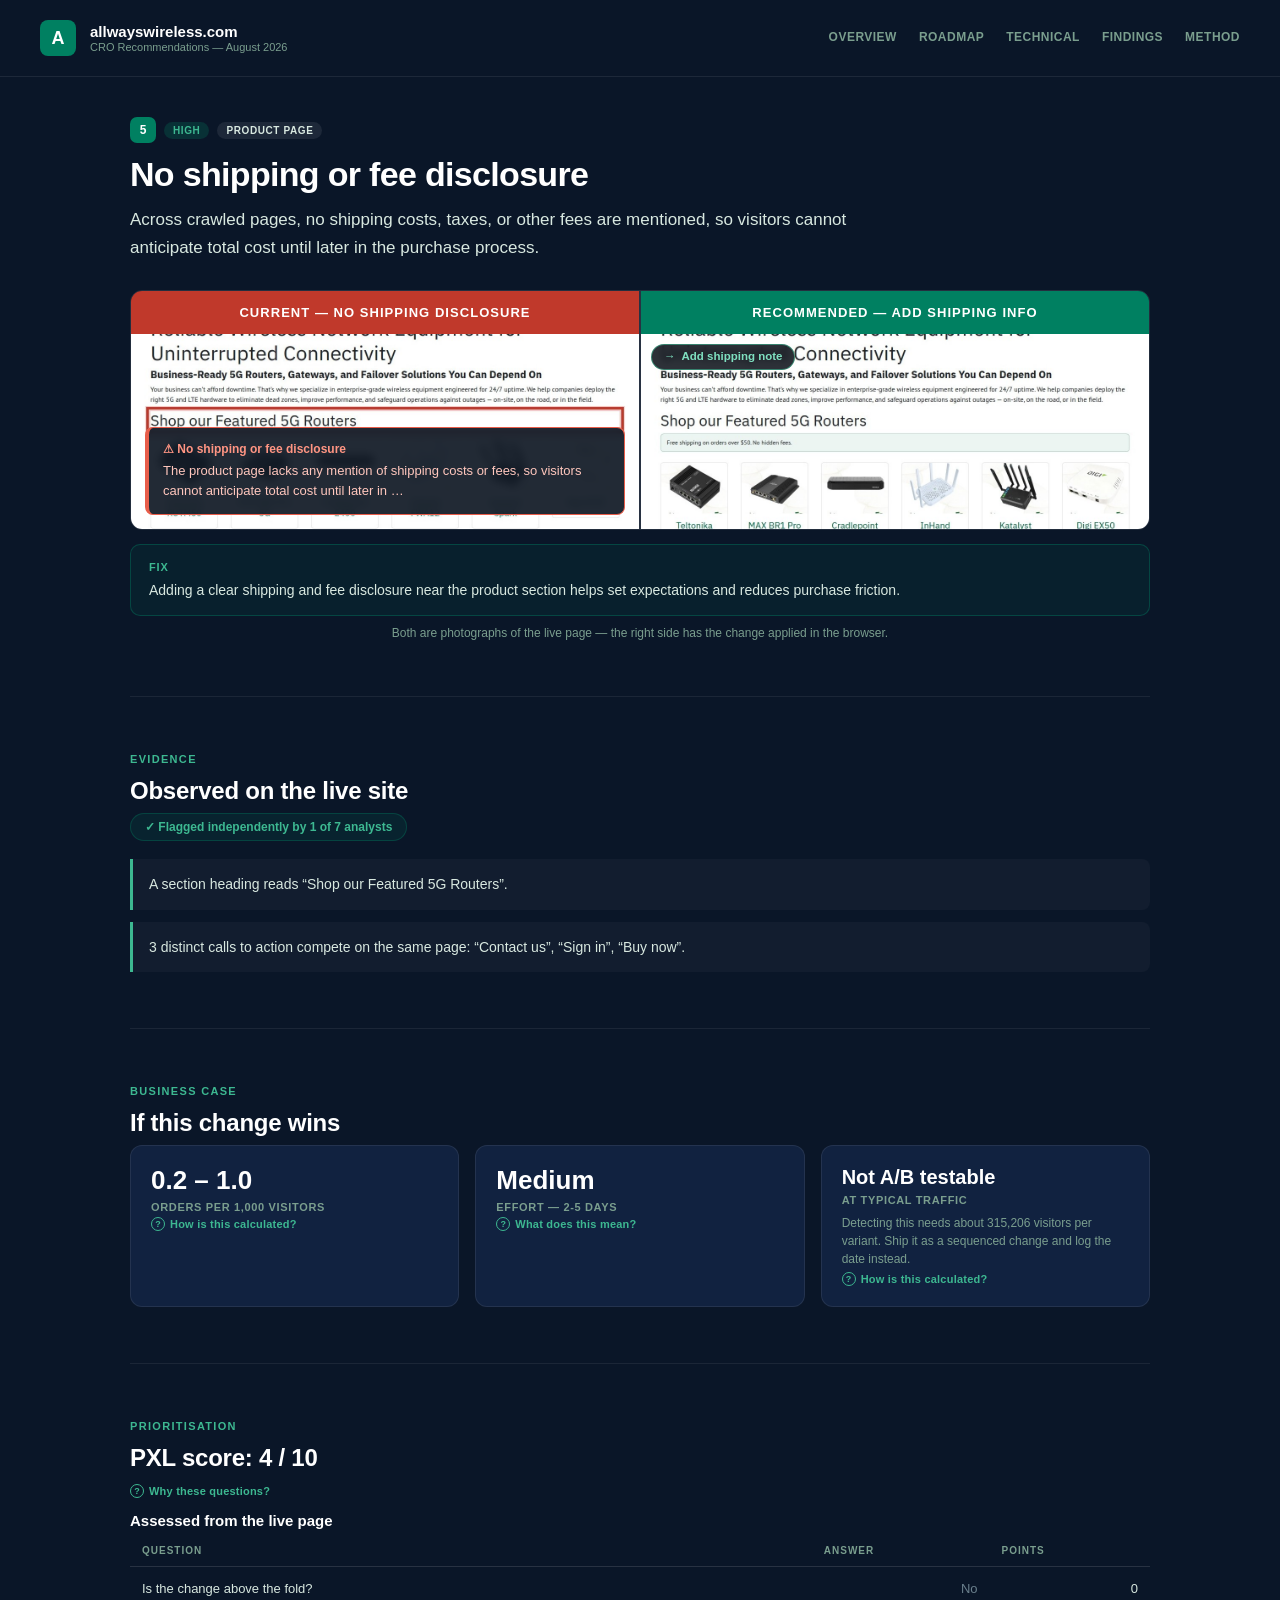
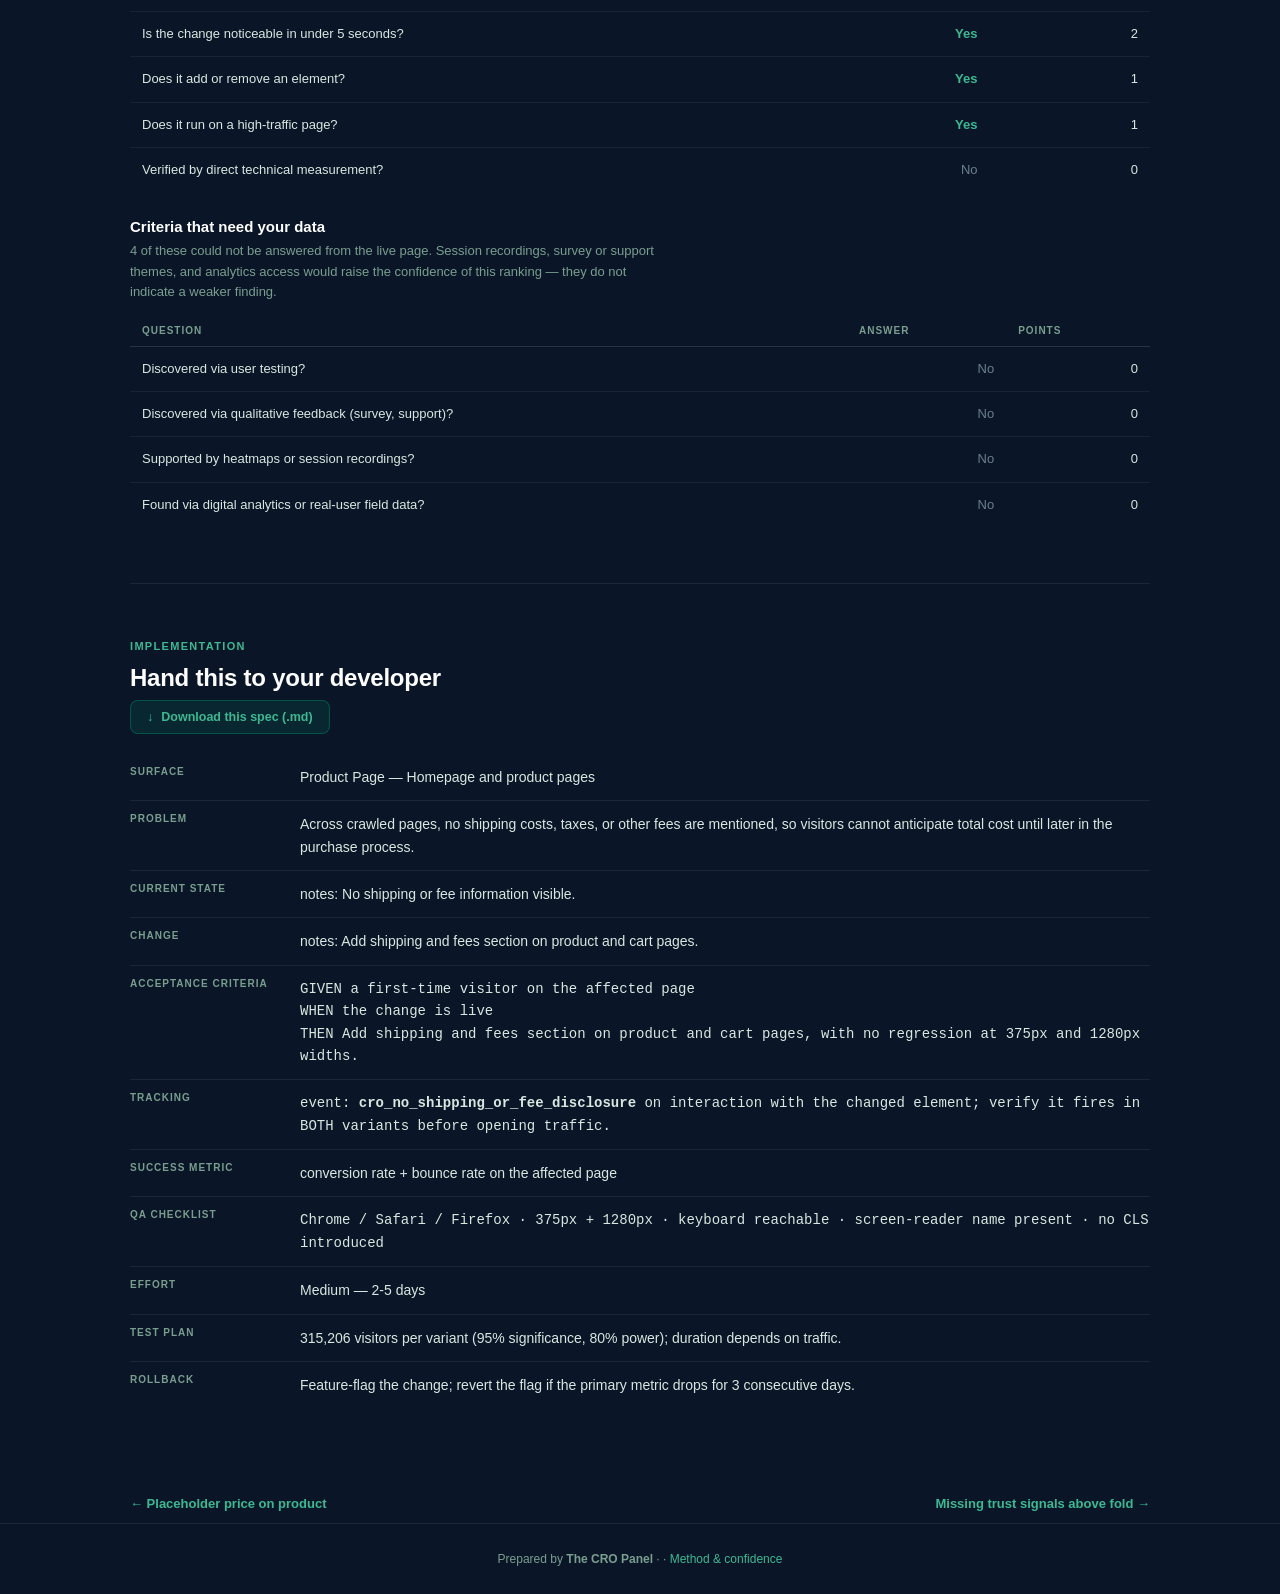
<file: finding_5_no_shipping_or_fee_disclosure.html>
<!doctype html>
<html lang="en">
<head>
<meta charset="utf-8">
<meta name="viewport" content="width=device-width, initial-scale=1.0">
<title>No shipping or fee disclosure — allwayswireless.com</title>
<link rel="stylesheet" href="cro_system.css">
</head>
<body>
<header>
  <a class="logo-area" href="index.html" style="text-decoration:none">
    <div class="logo-dot">A</div>
    <div>
      <div class="logo-text">allwayswireless.com</div>
      <div class="logo-sub">CRO Recommendations — August 2026</div>
    </div>
  </a>
  <nav class="nav"><a href="index.html">Overview</a><a href="roadmap.html">Roadmap</a><a href="technical.html">Technical</a><a href="appendix.html">Findings</a><a href="methodology.html">Method</a></nav>
</header>

<div class="wrap">
  <div class="finding-head">
    <div class="badge-row">
      <span class="rank-chip rank-high">5</span>
      <span class="badge badge-high">High</span>
      <span class="badge badge-effort">Product Page</span>
      
    </div>
    <h1>No shipping or fee disclosure</h1>
    <p class="thesis">Across crawled pages, no shipping costs, taxes, or other fees are mentioned, so visitors cannot anticipate total cost until later in the purchase process.</p>
  </div>
  
  <div class="section" style="padding-top:0;border-top:none">
    <div class="split">
      <div class="col">
        <div class="label-bar label-current">CURRENT — No shipping disclosure</div>
        <div class="shotwrap photo-side"><img class="shot-pair" src="shot_before_4_no_shipping_or_fee_disclosure.jpg" alt="Screenshot" loading="lazy"><div class="shot-tag"><strong>⚠ No shipping or fee disclosure</strong>The product page lacks any mention of shipping costs or fees, so visitors cannot anticipate total cost until later in …</div></div>
      </div>
      <div class="divider"></div>
      <div class="col">
        <div class="label-bar label-recommended">RECOMMENDED — Add shipping info</div>
        <div class="shotwrap photo-side"><img class="shot-pair" src="shot_after_4_no_shipping_or_fee_disclosure.jpg" alt="Screenshot" loading="lazy"><div class="diff-chips chips-overlay"><span class="chip">Add shipping note</span></div></div>
      </div>
    </div>
    <div class="fix-bar"><strong>Fix</strong>Adding a clear shipping and fee disclosure near the product section helps set expectations and reduces purchase friction.</div>
    <div class="photo-note">Both are photographs of the live page — the right side has the
      change applied in the browser.</div>
  </div>
  
<div class="section">
  <div class="eyebrow-label">Evidence</div>
  <h2 class="section-title">Observed on the live site </h2>
  <div class="agreement">✓ Flagged independently by 1 of 7 analysts</div>
  <ul class="evidence-list"><li>A section heading reads “Shop our Featured 5G Routers”.</li><li>3 distinct calls to action compete on the same page: “Contact us”, “Sign in”, “Buy now”.</li></ul>
</div>
  
<div class="section">
  <div class="eyebrow-label">Business case</div>
  <h2 class="section-title">If this change wins</h2>
  <div class="tiles" style="grid-template-columns:repeat(3,1fr)">
    <div class="tile">
      <div class="tval">0.2 – 1.0</div>
      <div class="tlabel">orders per 1,000 visitors</div>
      <button class="explain" data-m="size-5">How is this calculated?</button>
    </div>
    <div class="tile">
      <div class="tval">Medium</div>
      <div class="tlabel">Effort — 2-5 days</div>
      <button class="explain" data-m="eff-5">What does this mean?</button>
    </div>
    <div class="tile"><div class="tval" style="font-size:20px">Not A/B testable</div><div class="tlabel">At typical traffic</div><div class="tnote">Detecting this needs about 315,206 visitors per variant. Ship it as a sequenced change and log the date instead.</div><button class="explain" data-m="test-5">How is this calculated?</button></div>
  </div>
</div>
  
<div class="section">
  <div class="eyebrow-label">Prioritisation</div>
  <h2 class="section-title">PXL score: 4 / 10</h2>
  <button class="explain" data-m="pxl-5">Why these questions?</button>
  <h3 class="sub-title">Assessed from the live page</h3>
  <div class="tscroll"><table class="dtable">
    <thead><tr><th>Question</th><th class="num">Answer</th><th class="num">Points</th></tr></thead>
    <tbody><tr><td>Is the change above the fold?</td><td class="num no">No</td><td class="num">0</td></tr><tr><td>Is the change noticeable in under 5 seconds?</td><td class="num yes">Yes</td><td class="num">2</td></tr><tr><td>Does it add or remove an element?</td><td class="num yes">Yes</td><td class="num">1</td></tr><tr><td>Does it run on a high-traffic page?</td><td class="num yes">Yes</td><td class="num">1</td></tr><tr><td>Verified by direct technical measurement?</td><td class="num no">No</td><td class="num">0</td></tr></tbody>
  </table></div>
  
  <h3 class="sub-title">Criteria that need your data</h3>
  <p class="sub-note">4 of these could not be answered from the live page.
    Session recordings, survey or support themes, and analytics access would
    raise the confidence of this ranking — they do not indicate a weaker
    finding.</p>
  <div class="tscroll"><table class="dtable">
    <thead><tr><th>Question</th><th class="num">Answer</th><th class="num">Points</th></tr></thead>
    <tbody><tr><td>Discovered via user testing?</td><td class="num no">No</td><td class="num">0</td></tr><tr><td>Discovered via qualitative feedback (survey, support)?</td><td class="num no">No</td><td class="num">0</td></tr><tr><td>Supported by heatmaps or session recordings?</td><td class="num no">No</td><td class="num">0</td></tr><tr><td>Found via digital analytics or real-user field data?</td><td class="num no">No</td><td class="num">0</td></tr></tbody>
  </table></div>
</div>
  
<div class="section">
  <div class="eyebrow-label">Implementation</div>
  <h2 class="section-title">Hand this to your developer</h2>
  <div class="dl-row" style="margin:0 0 20px">
    <a class="btn-dl" href="dev_spec_5_no_shipping_or_fee_disclosure.md" download>Download this spec (.md)</a>
  </div>
  <dl class="spec">
    <dt>Surface</dt><dd>Product Page — Homepage and product pages</dd>
    <dt>Problem</dt><dd>Across crawled pages, no shipping costs, taxes, or other fees are mentioned, so visitors cannot anticipate total cost until later in the purchase process.</dd>
    <dt>Current state</dt><dd>notes: No shipping or fee information visible.</dd>
    <dt>Change</dt><dd>notes: Add shipping and fees section on product and cart pages.</dd>
    <dt>Acceptance criteria</dt><dd class="mono">GIVEN a first-time visitor on the affected page<br>
      WHEN the change is live<br>
      THEN Add shipping and fees section on product and cart pages,
      with no regression at 375px and 1280px widths.</dd>
    <dt>Tracking</dt><dd class="mono">event: <strong>cro_no_shipping_or_fee_disclosure</strong> on interaction with the
      changed element; verify it fires in BOTH variants before opening traffic.</dd>
    <dt>Success metric</dt><dd>conversion rate + bounce rate on the affected page</dd>
    <dt>QA checklist</dt><dd class="mono">Chrome / Safari / Firefox · 375px + 1280px ·
      keyboard reachable · screen-reader name present · no CLS introduced</dd>
    <dt>Effort</dt><dd>Medium —
      2-5 days</dd>
    <dt>Test plan</dt><dd>315,206 visitors per variant
      (95% significance, 80% power);
      duration depends on traffic.</dd>
    <dt>Rollback</dt><dd>Feature-flag the change; revert the flag if the primary metric
      drops for 3 consecutive days.</dd>
  </dl>
</div>
  <div class="pager"><a href="finding_4_placeholder_price_on_product.html">← Placeholder price on product</a><a href="finding_6_missing_trust_signals_above_fold.html">Missing trust signals above fold →</a></div>
</div>
<div class="footer">
  Prepared by <strong>The CRO Panel</strong> · <a href="mailto:"></a> · <a href="methodology.html">Method &amp; confidence</a>
</div>
<div class="modal-overlay" id="modal-root"><div class="modal-box"></div></div>
<template id="m-size-5"><h3>How this range is calculated</h3><p>Result: <strong>0.2 – 1.0 extra orders per 1,000 visitors</strong></p><div class="formula">1,000 visitors × baseline conversion × relative lift
= per 1,000 visitors at an assumed 2.00% baseline conversion rate and a 1.0-5.0% relative lift</div><p>The 1.0–5.0% relative-lift band is an assumption bounded by severity (High), not a prediction.</p><p><strong>The baseline conversion rate is an assumption</strong> — the client did not supply one, so an industry-typical 2.0% is used and labelled as such.</p><p><strong>Why the range is conservative:</strong> Across 127,000 experiments, 12% produced a statistically significant improvement on the primary metric; a healthy programme win rate is 10-30%. Winning tests also overstate their true effect, so treat this as the prize if the change works — never expected revenue.</p></template><template id="m-eff-5"><h3>How effort is estimated</h3><table><tr><th>Bracket</th><th>Days</th><th>Typical scope</th></tr><tr><td>Low</td><td class='num'>0.5–2</td><td>copy, colour, labels, image swaps</td></tr><tr><td>Medium</td><td class='num'>2–5</td><td>layout shifts, form changes, new modules</td></tr><tr><td>High</td><td class='num'>5+</td><td>personalisation, funnel work, integrations</td></tr></table><p>Assigned by matching the recommended change against these scopes; the estimate is a bracket, not a quote.</p></template><template id="m-test-5"><h3>Sample size math</h3><p>Two-proportion z-test, the standard pre-test sample-size calculation:</p><div class="formula">n = [z&#8320;.&#8320;&#8322;&#8325;·√(2·p̄·(1−p̄)) + z&#8320;.&#8322;&#8320;·√(p₁(1−p₁)+p₂(1−p₂))]² / (p₁−p₂)²</div><table><tr><td>Baseline conversion</td><td class='num'>2.0% (assumed)</td></tr><tr><td>Significance / power</td><td class='num'>95% / 80%</td></tr><tr><td>Sample per variant, 5.0% lift</td><td class='num'>315,206</td></tr><tr><td>Sample per variant, 1.0% lift</td><td class='num'>7,729,571</td></tr></table><p>Halving the minimum detectable effect roughly quadruples the sample required, which is why the conservative figure is so much larger.</p></template><template id="m-pxl-5"><h3>What PXL is</h3><p>PXL is CXL's prioritisation framework: binary questions instead of subjective 1–10 guesses, weighted toward evidence.</p><p>Findings discovered by inspection score zero on all four evidence questions — that is the honest signal, not a defect. Findings verified by direct measurement earn the extension point and, where real-user field data is involved, the analytics point.</p><p>The full rubric is on the <a href="methodology.html" style="color:var(--teal)">method page</a>.</p></template><script>
(function(){
  var root=document.getElementById('modal-root');
  function close(){root.classList.remove('open');}
  document.addEventListener('click',function(e){
    var b=e.target.closest('[data-m]');
    if(b){var t=document.getElementById('m-'+b.getAttribute('data-m'));
      if(t){root.querySelector('.modal-box').innerHTML=
        '<button class="modal-close" aria-label="Close">\u00d7</button>'+t.innerHTML;
        root.classList.add('open');}return;}
    if(e.target.closest('.modal-close')||e.target===root)close();
  });
  document.addEventListener('keydown',function(e){if(e.key==='Escape')close();});
  /* The miniature is markup authored at 1280px, scaled to the card width.
     Real screenshots on a narrow viewport are stacked at full width instead,
     so scaling them would shrink them to about a third of the card. The inline
     transform has to be cleared as well as skipped, because a resize past the
     breakpoint leaves the previous value behind. */
  function scale(){
    var stack=window.matchMedia('(max-width: 700px)').matches;
    document.querySelectorAll('.card-preview .preview-inner').forEach(function(el){
      var host=el.parentElement;if(!host)return;
      if(stack&&el.classList.contains('photo')){
        el.style.transform='';host.style.height='';return;}
      var w=host.clientWidth;if(!w)return;
      var s=w/1280;el.style.transform='scale('+s+')';
      host.style.height=Math.round(514*s)+'px';});
  }
  scale();window.addEventListener('resize',scale);
  function pos(){
    document.querySelectorAll('.shot-scroll[data-frac]').forEach(function(el){
      var img=el.querySelector('img');
      var go=function(){var f=parseFloat(el.getAttribute('data-frac'))||0;
        el.scrollTop=f*(el.scrollHeight-el.clientHeight);};
      if(img&&!img.complete){img.addEventListener('load',go);}else{go();}
    });
  }
  pos();
})();
</script>
</body>
</html>
</file>
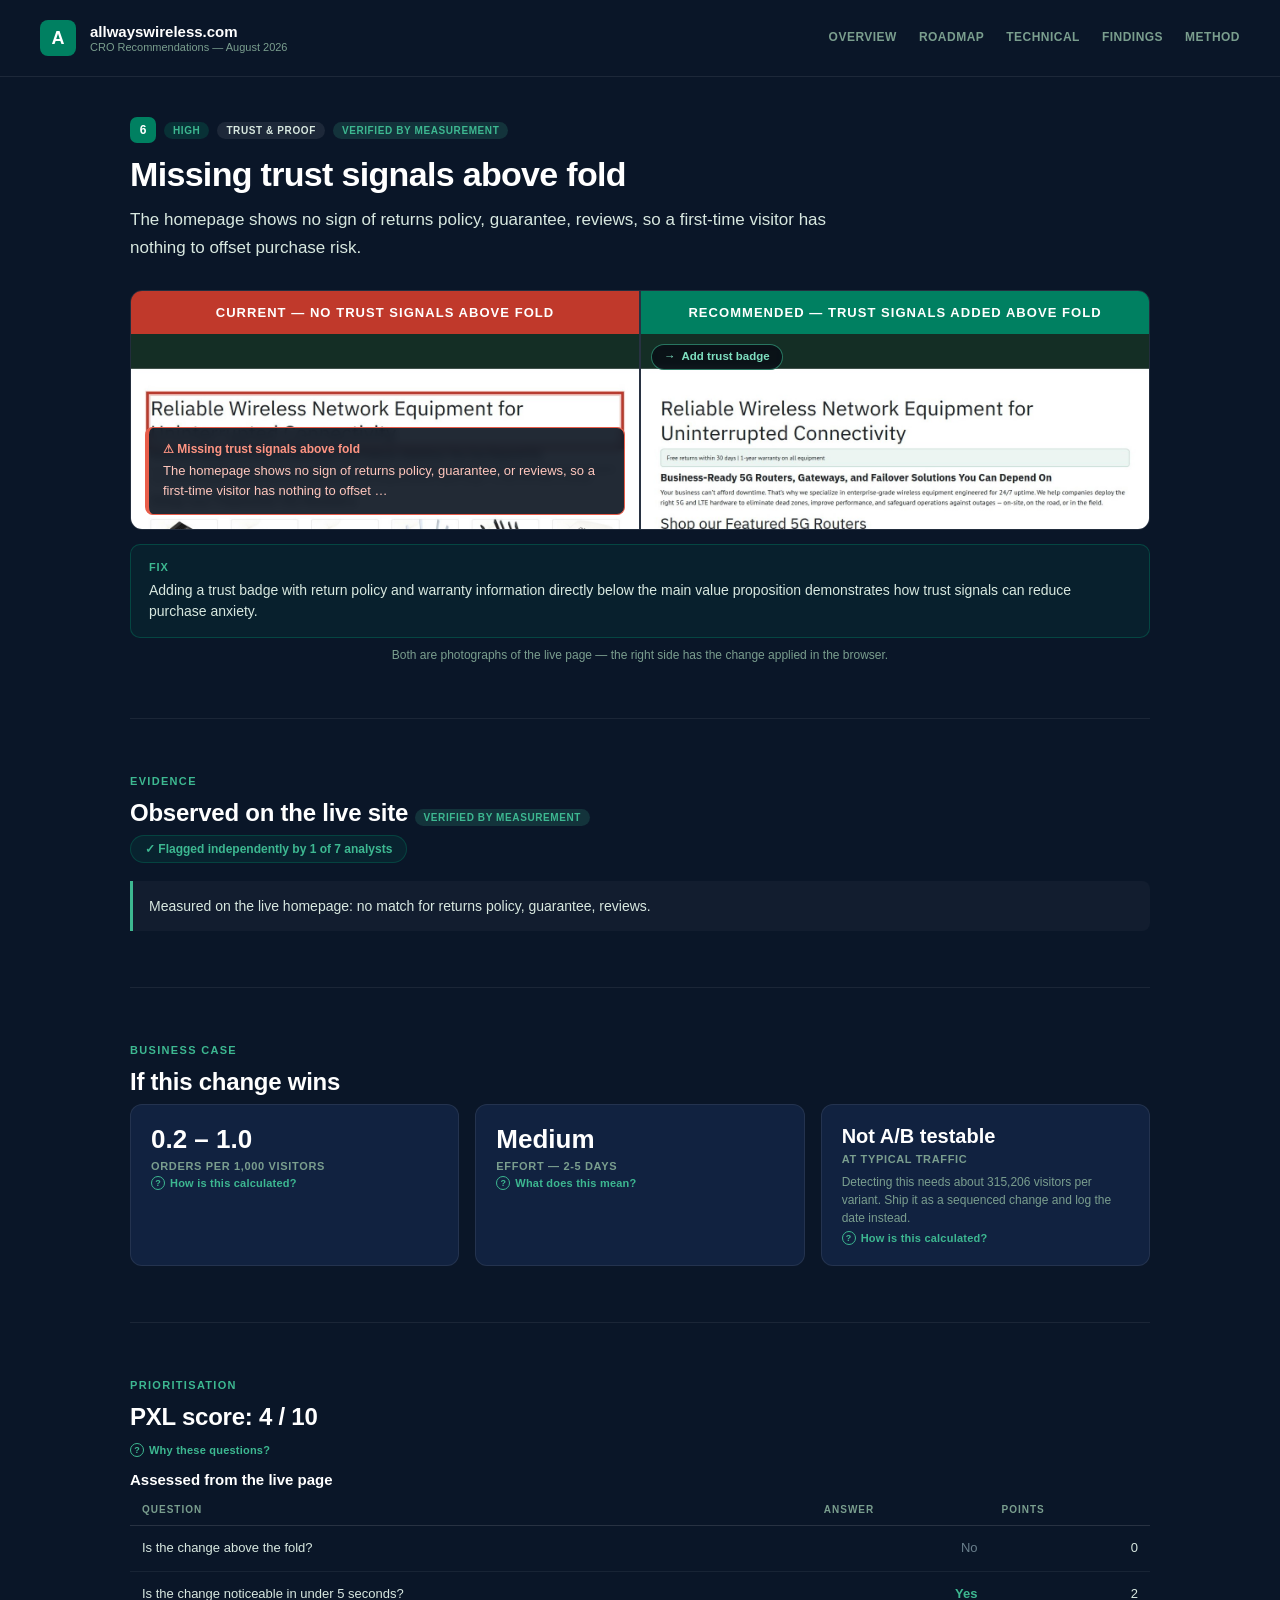
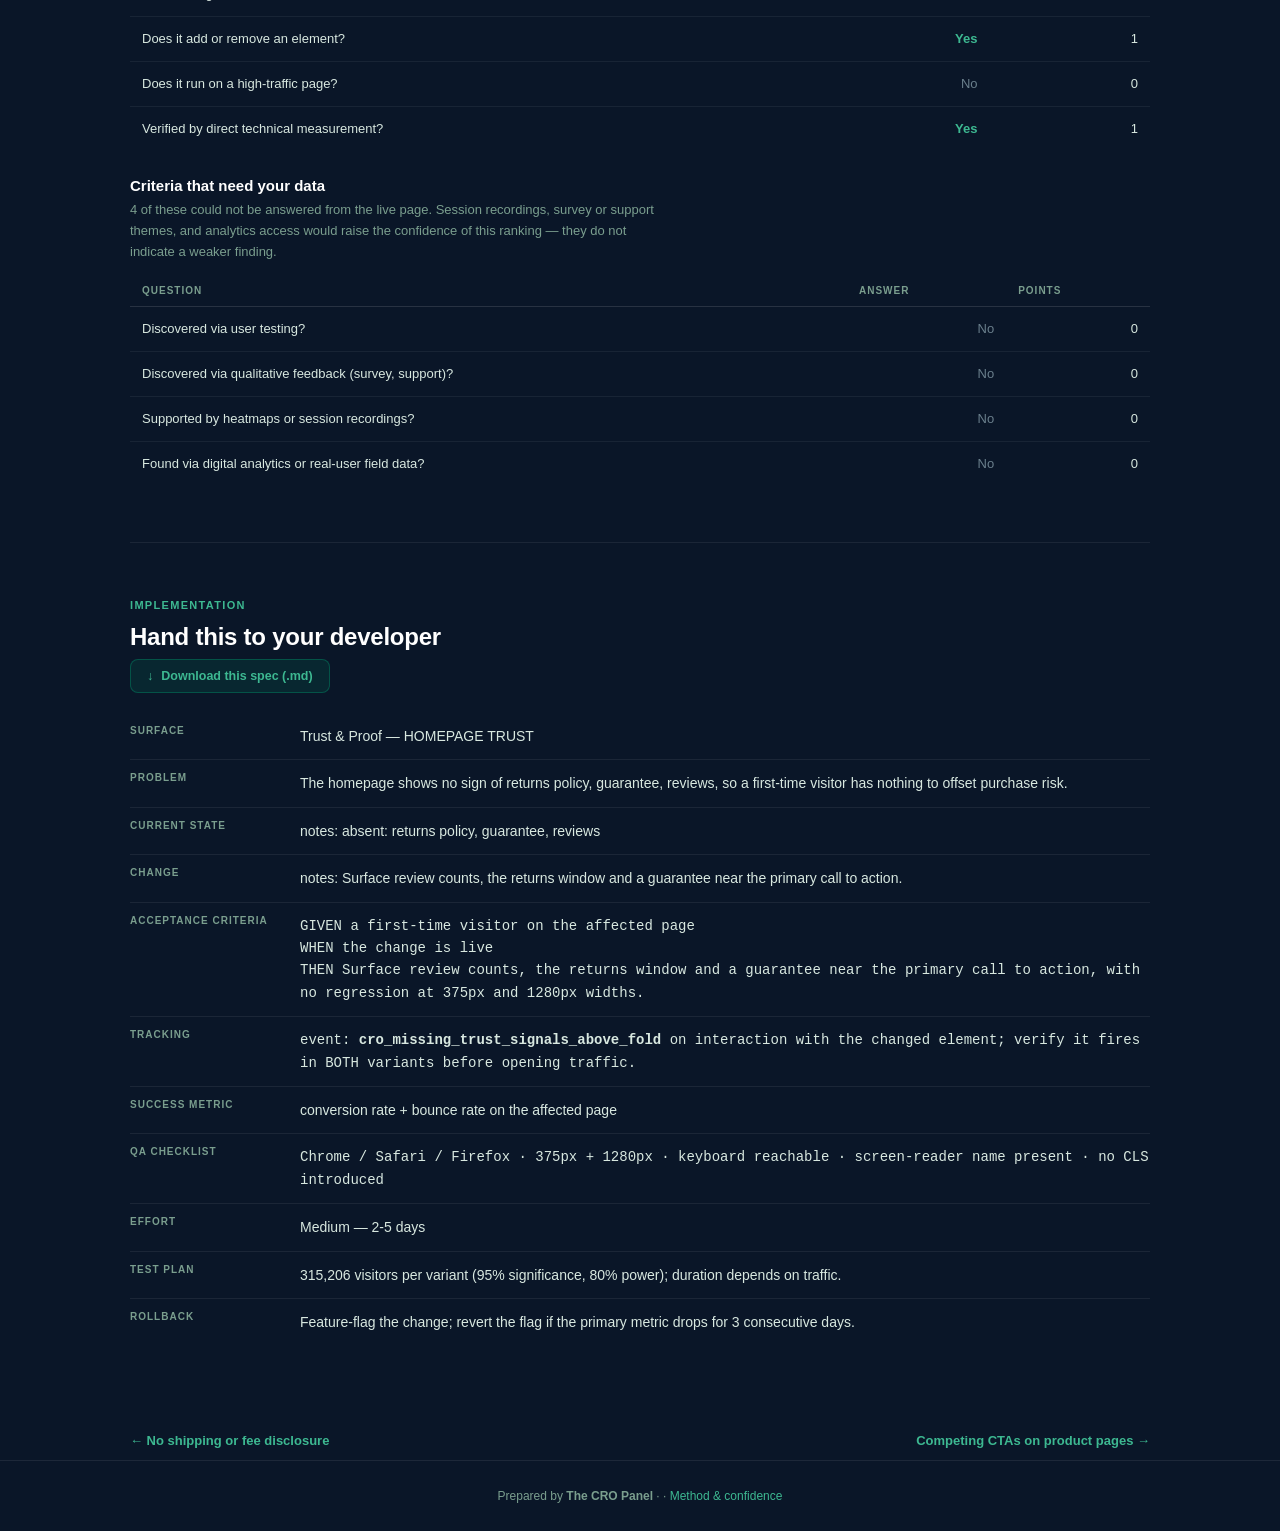
<file: finding_6_missing_trust_signals_above_fold.html>
<!doctype html>
<html lang="en">
<head>
<meta charset="utf-8">
<meta name="viewport" content="width=device-width, initial-scale=1.0">
<title>Missing trust signals above fold — allwayswireless.com</title>
<link rel="stylesheet" href="cro_system.css">
</head>
<body>
<header>
  <a class="logo-area" href="index.html" style="text-decoration:none">
    <div class="logo-dot">A</div>
    <div>
      <div class="logo-text">allwayswireless.com</div>
      <div class="logo-sub">CRO Recommendations — August 2026</div>
    </div>
  </a>
  <nav class="nav"><a href="index.html">Overview</a><a href="roadmap.html">Roadmap</a><a href="technical.html">Technical</a><a href="appendix.html">Findings</a><a href="methodology.html">Method</a></nav>
</header>

<div class="wrap">
  <div class="finding-head">
    <div class="badge-row">
      <span class="rank-chip rank-high">6</span>
      <span class="badge badge-high">High</span>
      <span class="badge badge-effort">Trust &amp; Proof</span>
      <span class="badge badge-verified">Verified by measurement</span>
    </div>
    <h1>Missing trust signals above fold</h1>
    <p class="thesis">The homepage shows no sign of returns policy, guarantee, reviews, so a first-time visitor has nothing to offset purchase risk.</p>
  </div>
  
  <div class="section" style="padding-top:0;border-top:none">
    <div class="split">
      <div class="col">
        <div class="label-bar label-current">CURRENT — No trust signals above fold</div>
        <div class="shotwrap photo-side"><img class="shot-pair" src="shot_before_5_missing_trust_signals_above_fold.jpg" alt="Screenshot" loading="lazy"><div class="shot-tag"><strong>⚠ Missing trust signals above fold</strong>The homepage shows no sign of returns policy, guarantee, or reviews, so a first-time visitor has nothing to offset …</div></div>
      </div>
      <div class="divider"></div>
      <div class="col">
        <div class="label-bar label-recommended">RECOMMENDED — Trust signals added above fold</div>
        <div class="shotwrap photo-side"><img class="shot-pair" src="shot_after_5_missing_trust_signals_above_fold.jpg" alt="Screenshot" loading="lazy"><div class="diff-chips chips-overlay"><span class="chip">Add trust badge</span></div></div>
      </div>
    </div>
    <div class="fix-bar"><strong>Fix</strong>Adding a trust badge with return policy and warranty information directly below the main value proposition demonstrates how trust signals can reduce purchase anxiety.</div>
    <div class="photo-note">Both are photographs of the live page — the right side has the
      change applied in the browser.</div>
  </div>
  
<div class="section">
  <div class="eyebrow-label">Evidence</div>
  <h2 class="section-title">Observed on the live site <span class="badge badge-verified">Verified by measurement</span></h2>
  <div class="agreement">✓ Flagged independently by 1 of 7 analysts</div>
  <ul class="evidence-list"><li>Measured on the live homepage: no match for returns policy, guarantee, reviews.</li></ul>
</div>
  
<div class="section">
  <div class="eyebrow-label">Business case</div>
  <h2 class="section-title">If this change wins</h2>
  <div class="tiles" style="grid-template-columns:repeat(3,1fr)">
    <div class="tile">
      <div class="tval">0.2 – 1.0</div>
      <div class="tlabel">orders per 1,000 visitors</div>
      <button class="explain" data-m="size-6">How is this calculated?</button>
    </div>
    <div class="tile">
      <div class="tval">Medium</div>
      <div class="tlabel">Effort — 2-5 days</div>
      <button class="explain" data-m="eff-6">What does this mean?</button>
    </div>
    <div class="tile"><div class="tval" style="font-size:20px">Not A/B testable</div><div class="tlabel">At typical traffic</div><div class="tnote">Detecting this needs about 315,206 visitors per variant. Ship it as a sequenced change and log the date instead.</div><button class="explain" data-m="test-6">How is this calculated?</button></div>
  </div>
</div>
  
<div class="section">
  <div class="eyebrow-label">Prioritisation</div>
  <h2 class="section-title">PXL score: 4 / 10</h2>
  <button class="explain" data-m="pxl-6">Why these questions?</button>
  <h3 class="sub-title">Assessed from the live page</h3>
  <div class="tscroll"><table class="dtable">
    <thead><tr><th>Question</th><th class="num">Answer</th><th class="num">Points</th></tr></thead>
    <tbody><tr><td>Is the change above the fold?</td><td class="num no">No</td><td class="num">0</td></tr><tr><td>Is the change noticeable in under 5 seconds?</td><td class="num yes">Yes</td><td class="num">2</td></tr><tr><td>Does it add or remove an element?</td><td class="num yes">Yes</td><td class="num">1</td></tr><tr><td>Does it run on a high-traffic page?</td><td class="num no">No</td><td class="num">0</td></tr><tr><td>Verified by direct technical measurement?</td><td class="num yes">Yes</td><td class="num">1</td></tr></tbody>
  </table></div>
  
  <h3 class="sub-title">Criteria that need your data</h3>
  <p class="sub-note">4 of these could not be answered from the live page.
    Session recordings, survey or support themes, and analytics access would
    raise the confidence of this ranking — they do not indicate a weaker
    finding.</p>
  <div class="tscroll"><table class="dtable">
    <thead><tr><th>Question</th><th class="num">Answer</th><th class="num">Points</th></tr></thead>
    <tbody><tr><td>Discovered via user testing?</td><td class="num no">No</td><td class="num">0</td></tr><tr><td>Discovered via qualitative feedback (survey, support)?</td><td class="num no">No</td><td class="num">0</td></tr><tr><td>Supported by heatmaps or session recordings?</td><td class="num no">No</td><td class="num">0</td></tr><tr><td>Found via digital analytics or real-user field data?</td><td class="num no">No</td><td class="num">0</td></tr></tbody>
  </table></div>
</div>
  
<div class="section">
  <div class="eyebrow-label">Implementation</div>
  <h2 class="section-title">Hand this to your developer</h2>
  <div class="dl-row" style="margin:0 0 20px">
    <a class="btn-dl" href="dev_spec_6_missing_trust_signals_above_fold.md" download>Download this spec (.md)</a>
  </div>
  <dl class="spec">
    <dt>Surface</dt><dd>Trust &amp; Proof — HOMEPAGE TRUST</dd>
    <dt>Problem</dt><dd>The homepage shows no sign of returns policy, guarantee, reviews, so a first-time visitor has nothing to offset purchase risk.</dd>
    <dt>Current state</dt><dd>notes: absent: returns policy, guarantee, reviews</dd>
    <dt>Change</dt><dd>notes: Surface review counts, the returns window and a guarantee near the primary call to action.</dd>
    <dt>Acceptance criteria</dt><dd class="mono">GIVEN a first-time visitor on the affected page<br>
      WHEN the change is live<br>
      THEN Surface review counts, the returns window and a guarantee near the primary call to action,
      with no regression at 375px and 1280px widths.</dd>
    <dt>Tracking</dt><dd class="mono">event: <strong>cro_missing_trust_signals_above_fold</strong> on interaction with the
      changed element; verify it fires in BOTH variants before opening traffic.</dd>
    <dt>Success metric</dt><dd>conversion rate + bounce rate on the affected page</dd>
    <dt>QA checklist</dt><dd class="mono">Chrome / Safari / Firefox · 375px + 1280px ·
      keyboard reachable · screen-reader name present · no CLS introduced</dd>
    <dt>Effort</dt><dd>Medium —
      2-5 days</dd>
    <dt>Test plan</dt><dd>315,206 visitors per variant
      (95% significance, 80% power);
      duration depends on traffic.</dd>
    <dt>Rollback</dt><dd>Feature-flag the change; revert the flag if the primary metric
      drops for 3 consecutive days.</dd>
  </dl>
</div>
  <div class="pager"><a href="finding_5_no_shipping_or_fee_disclosure.html">← No shipping or fee disclosure</a><a href="finding_7_competing_ctas_on_product_pages.html">Competing CTAs on product pages →</a></div>
</div>
<div class="footer">
  Prepared by <strong>The CRO Panel</strong> · <a href="mailto:"></a> · <a href="methodology.html">Method &amp; confidence</a>
</div>
<div class="modal-overlay" id="modal-root"><div class="modal-box"></div></div>
<template id="m-size-6"><h3>How this range is calculated</h3><p>Result: <strong>0.2 – 1.0 extra orders per 1,000 visitors</strong></p><div class="formula">1,000 visitors × baseline conversion × relative lift
= per 1,000 visitors at an assumed 2.00% baseline conversion rate and a 1.0-5.0% relative lift</div><p>The 1.0–5.0% relative-lift band is an assumption bounded by severity (High), not a prediction.</p><p><strong>The baseline conversion rate is an assumption</strong> — the client did not supply one, so an industry-typical 2.0% is used and labelled as such.</p><p><strong>Why the range is conservative:</strong> Across 127,000 experiments, 12% produced a statistically significant improvement on the primary metric; a healthy programme win rate is 10-30%. Winning tests also overstate their true effect, so treat this as the prize if the change works — never expected revenue.</p></template><template id="m-eff-6"><h3>How effort is estimated</h3><table><tr><th>Bracket</th><th>Days</th><th>Typical scope</th></tr><tr><td>Low</td><td class='num'>0.5–2</td><td>copy, colour, labels, image swaps</td></tr><tr><td>Medium</td><td class='num'>2–5</td><td>layout shifts, form changes, new modules</td></tr><tr><td>High</td><td class='num'>5+</td><td>personalisation, funnel work, integrations</td></tr></table><p>Assigned by matching the recommended change against these scopes; the estimate is a bracket, not a quote.</p></template><template id="m-test-6"><h3>Sample size math</h3><p>Two-proportion z-test, the standard pre-test sample-size calculation:</p><div class="formula">n = [z&#8320;.&#8320;&#8322;&#8325;·√(2·p̄·(1−p̄)) + z&#8320;.&#8322;&#8320;·√(p₁(1−p₁)+p₂(1−p₂))]² / (p₁−p₂)²</div><table><tr><td>Baseline conversion</td><td class='num'>2.0% (assumed)</td></tr><tr><td>Significance / power</td><td class='num'>95% / 80%</td></tr><tr><td>Sample per variant, 5.0% lift</td><td class='num'>315,206</td></tr><tr><td>Sample per variant, 1.0% lift</td><td class='num'>7,729,571</td></tr></table><p>Halving the minimum detectable effect roughly quadruples the sample required, which is why the conservative figure is so much larger.</p></template><template id="m-pxl-6"><h3>What PXL is</h3><p>PXL is CXL's prioritisation framework: binary questions instead of subjective 1–10 guesses, weighted toward evidence.</p><p>Findings discovered by inspection score zero on all four evidence questions — that is the honest signal, not a defect. Findings verified by direct measurement earn the extension point and, where real-user field data is involved, the analytics point.</p><p>The full rubric is on the <a href="methodology.html" style="color:var(--teal)">method page</a>.</p></template><script>
(function(){
  var root=document.getElementById('modal-root');
  function close(){root.classList.remove('open');}
  document.addEventListener('click',function(e){
    var b=e.target.closest('[data-m]');
    if(b){var t=document.getElementById('m-'+b.getAttribute('data-m'));
      if(t){root.querySelector('.modal-box').innerHTML=
        '<button class="modal-close" aria-label="Close">\u00d7</button>'+t.innerHTML;
        root.classList.add('open');}return;}
    if(e.target.closest('.modal-close')||e.target===root)close();
  });
  document.addEventListener('keydown',function(e){if(e.key==='Escape')close();});
  /* The miniature is markup authored at 1280px, scaled to the card width.
     Real screenshots on a narrow viewport are stacked at full width instead,
     so scaling them would shrink them to about a third of the card. The inline
     transform has to be cleared as well as skipped, because a resize past the
     breakpoint leaves the previous value behind. */
  function scale(){
    var stack=window.matchMedia('(max-width: 700px)').matches;
    document.querySelectorAll('.card-preview .preview-inner').forEach(function(el){
      var host=el.parentElement;if(!host)return;
      if(stack&&el.classList.contains('photo')){
        el.style.transform='';host.style.height='';return;}
      var w=host.clientWidth;if(!w)return;
      var s=w/1280;el.style.transform='scale('+s+')';
      host.style.height=Math.round(514*s)+'px';});
  }
  scale();window.addEventListener('resize',scale);
  function pos(){
    document.querySelectorAll('.shot-scroll[data-frac]').forEach(function(el){
      var img=el.querySelector('img');
      var go=function(){var f=parseFloat(el.getAttribute('data-frac'))||0;
        el.scrollTop=f*(el.scrollHeight-el.clientHeight);};
      if(img&&!img.complete){img.addEventListener('load',go);}else{go();}
    });
  }
  pos();
})();
</script>
</body>
</html>
</file>
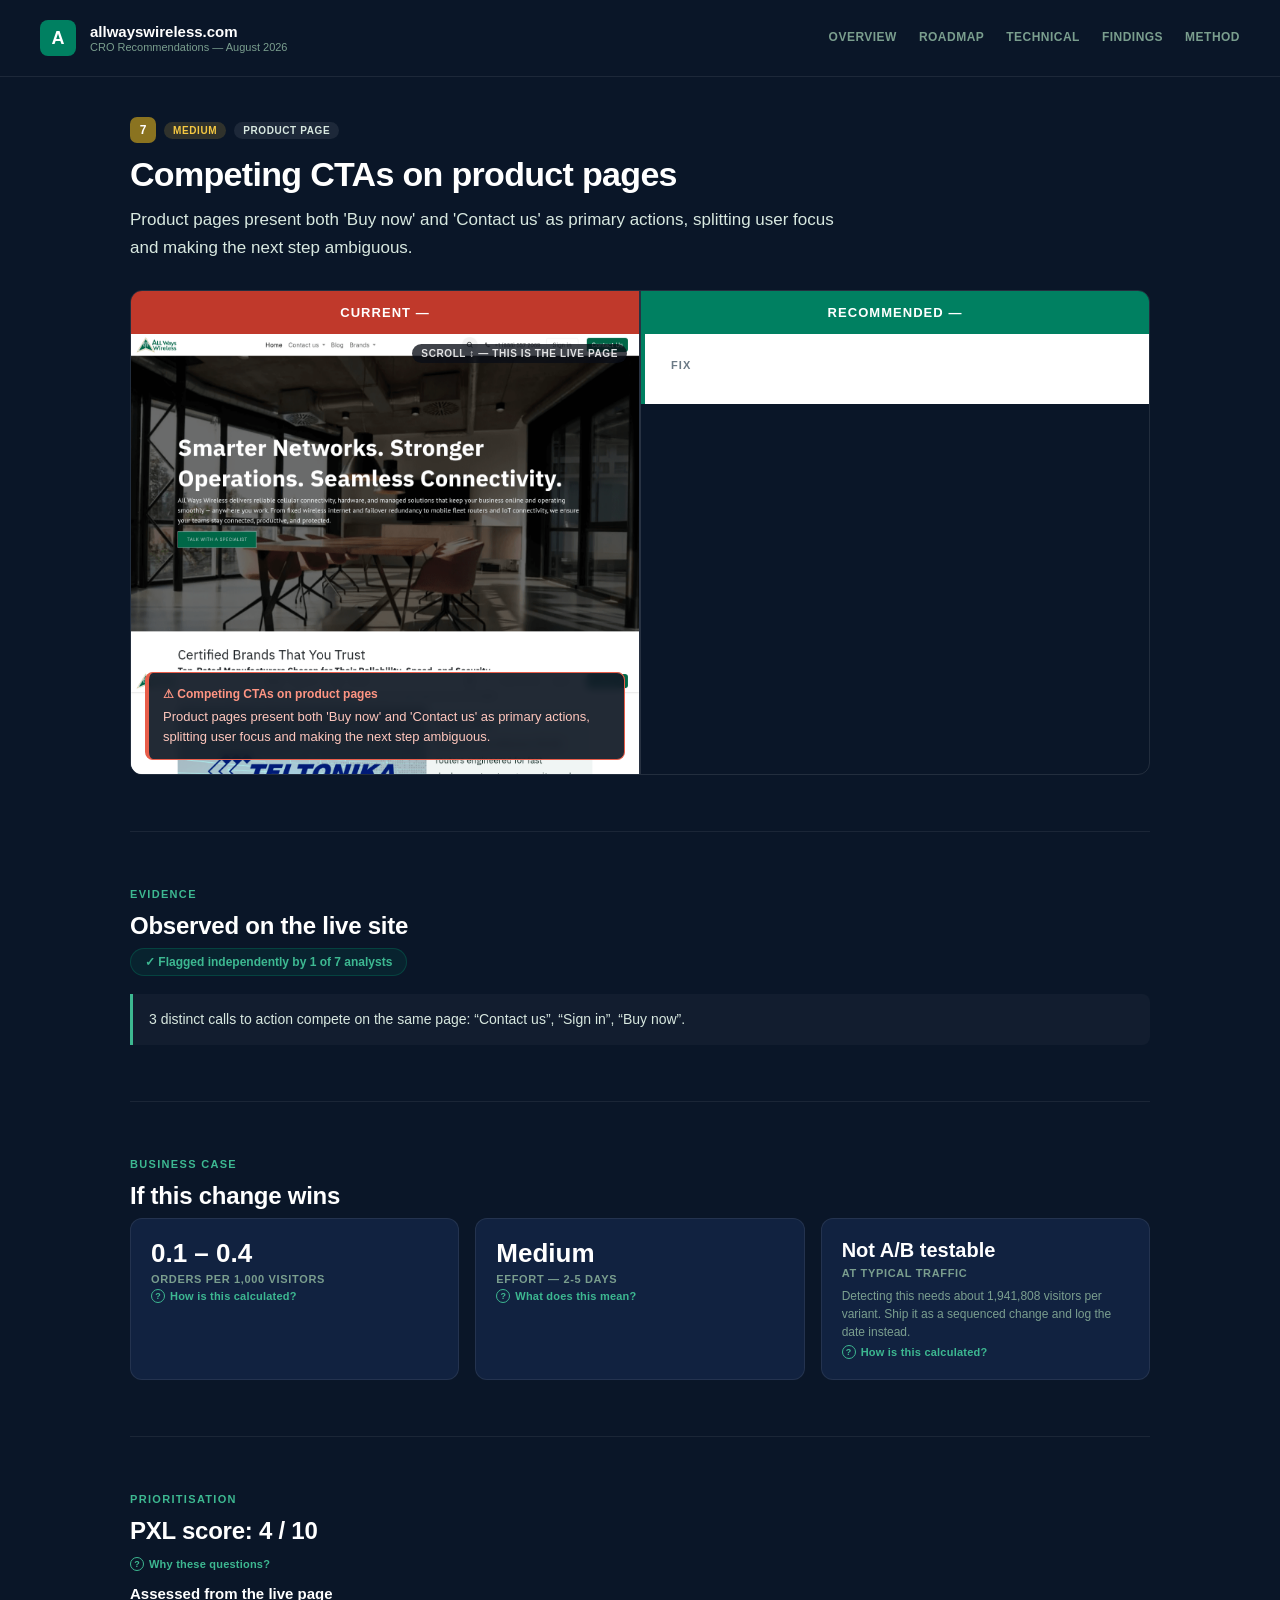
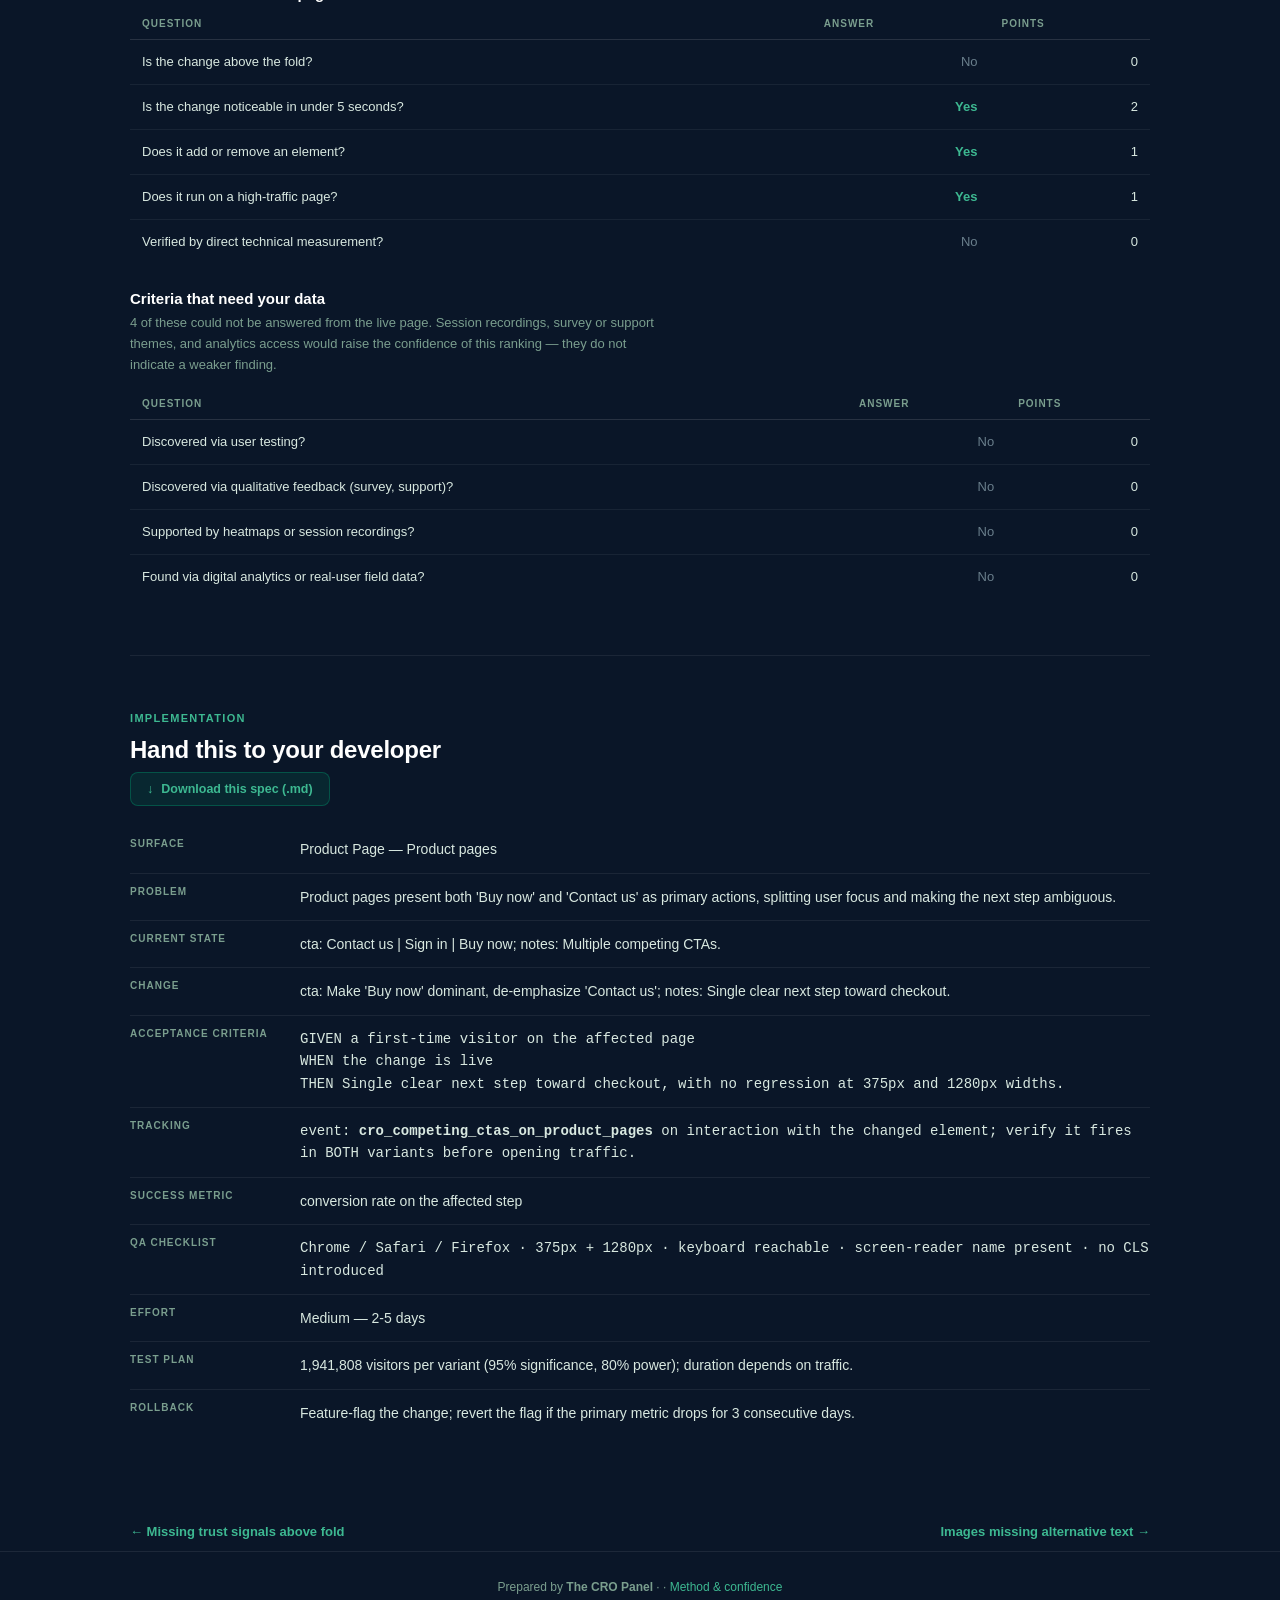
<file: finding_7_competing_ctas_on_product_pages.html>
<!doctype html>
<html lang="en">
<head>
<meta charset="utf-8">
<meta name="viewport" content="width=device-width, initial-scale=1.0">
<title>Competing CTAs on product pages — allwayswireless.com</title>
<link rel="stylesheet" href="cro_system.css">
</head>
<body>
<header>
  <a class="logo-area" href="index.html" style="text-decoration:none">
    <div class="logo-dot">A</div>
    <div>
      <div class="logo-text">allwayswireless.com</div>
      <div class="logo-sub">CRO Recommendations — August 2026</div>
    </div>
  </a>
  <nav class="nav"><a href="index.html">Overview</a><a href="roadmap.html">Roadmap</a><a href="technical.html">Technical</a><a href="appendix.html">Findings</a><a href="methodology.html">Method</a></nav>
</header>

<div class="wrap">
  <div class="finding-head">
    <div class="badge-row">
      <span class="rank-chip rank-medium">7</span>
      <span class="badge badge-medium">Medium</span>
      <span class="badge badge-effort">Product Page</span>
      
    </div>
    <h1>Competing CTAs on product pages</h1>
    <p class="thesis">Product pages present both &#x27;Buy now&#x27; and &#x27;Contact us&#x27; as primary actions, splitting user focus and making the next step ambiguous.</p>
  </div>
  
  <div class="section" style="padding-top:0;border-top:none">
    <div class="split">
      <div class="col">
        <div class="label-bar label-current">CURRENT — </div>
        <div class="shotwrap"><div class="shot-scroll" data-frac="0.05"><img class="shot-full" src="shot_home.png" alt="Full-page screenshot of the current page" loading="lazy"></div><div class="shot-hint">scroll ↕ — this is the live page</div><div class="shot-tag"><strong>⚠ Competing CTAs on product pages</strong>Product pages present both &#x27;Buy now&#x27; and &#x27;Contact us&#x27; as primary actions, splitting user focus and making the next step ambiguous.</div></div>
      </div>
      <div class="divider"></div>
      <div class="col">
        <div class="label-bar label-recommended">RECOMMENDED — </div>
        
        <div class="annotation good"><strong>Fix</strong></div>
      </div>
    </div>
  </div>
  
<div class="section">
  <div class="eyebrow-label">Evidence</div>
  <h2 class="section-title">Observed on the live site </h2>
  <div class="agreement">✓ Flagged independently by 1 of 7 analysts</div>
  <ul class="evidence-list"><li>3 distinct calls to action compete on the same page: “Contact us”, “Sign in”, “Buy now”.</li></ul>
</div>
  
<div class="section">
  <div class="eyebrow-label">Business case</div>
  <h2 class="section-title">If this change wins</h2>
  <div class="tiles" style="grid-template-columns:repeat(3,1fr)">
    <div class="tile">
      <div class="tval">0.1 – 0.4</div>
      <div class="tlabel">orders per 1,000 visitors</div>
      <button class="explain" data-m="size-7">How is this calculated?</button>
    </div>
    <div class="tile">
      <div class="tval">Medium</div>
      <div class="tlabel">Effort — 2-5 days</div>
      <button class="explain" data-m="eff-7">What does this mean?</button>
    </div>
    <div class="tile"><div class="tval" style="font-size:20px">Not A/B testable</div><div class="tlabel">At typical traffic</div><div class="tnote">Detecting this needs about 1,941,808 visitors per variant. Ship it as a sequenced change and log the date instead.</div><button class="explain" data-m="test-7">How is this calculated?</button></div>
  </div>
</div>
  
<div class="section">
  <div class="eyebrow-label">Prioritisation</div>
  <h2 class="section-title">PXL score: 4 / 10</h2>
  <button class="explain" data-m="pxl-7">Why these questions?</button>
  <h3 class="sub-title">Assessed from the live page</h3>
  <div class="tscroll"><table class="dtable">
    <thead><tr><th>Question</th><th class="num">Answer</th><th class="num">Points</th></tr></thead>
    <tbody><tr><td>Is the change above the fold?</td><td class="num no">No</td><td class="num">0</td></tr><tr><td>Is the change noticeable in under 5 seconds?</td><td class="num yes">Yes</td><td class="num">2</td></tr><tr><td>Does it add or remove an element?</td><td class="num yes">Yes</td><td class="num">1</td></tr><tr><td>Does it run on a high-traffic page?</td><td class="num yes">Yes</td><td class="num">1</td></tr><tr><td>Verified by direct technical measurement?</td><td class="num no">No</td><td class="num">0</td></tr></tbody>
  </table></div>
  
  <h3 class="sub-title">Criteria that need your data</h3>
  <p class="sub-note">4 of these could not be answered from the live page.
    Session recordings, survey or support themes, and analytics access would
    raise the confidence of this ranking — they do not indicate a weaker
    finding.</p>
  <div class="tscroll"><table class="dtable">
    <thead><tr><th>Question</th><th class="num">Answer</th><th class="num">Points</th></tr></thead>
    <tbody><tr><td>Discovered via user testing?</td><td class="num no">No</td><td class="num">0</td></tr><tr><td>Discovered via qualitative feedback (survey, support)?</td><td class="num no">No</td><td class="num">0</td></tr><tr><td>Supported by heatmaps or session recordings?</td><td class="num no">No</td><td class="num">0</td></tr><tr><td>Found via digital analytics or real-user field data?</td><td class="num no">No</td><td class="num">0</td></tr></tbody>
  </table></div>
</div>
  
<div class="section">
  <div class="eyebrow-label">Implementation</div>
  <h2 class="section-title">Hand this to your developer</h2>
  <div class="dl-row" style="margin:0 0 20px">
    <a class="btn-dl" href="dev_spec_7_competing_ctas_on_product_pages.md" download>Download this spec (.md)</a>
  </div>
  <dl class="spec">
    <dt>Surface</dt><dd>Product Page — Product pages</dd>
    <dt>Problem</dt><dd>Product pages present both &#x27;Buy now&#x27; and &#x27;Contact us&#x27; as primary actions, splitting user focus and making the next step ambiguous.</dd>
    <dt>Current state</dt><dd>cta: Contact us | Sign in | Buy now; notes: Multiple competing CTAs.</dd>
    <dt>Change</dt><dd>cta: Make &#x27;Buy now&#x27; dominant, de-emphasize &#x27;Contact us&#x27;; notes: Single clear next step toward checkout.</dd>
    <dt>Acceptance criteria</dt><dd class="mono">GIVEN a first-time visitor on the affected page<br>
      WHEN the change is live<br>
      THEN Single clear next step toward checkout,
      with no regression at 375px and 1280px widths.</dd>
    <dt>Tracking</dt><dd class="mono">event: <strong>cro_competing_ctas_on_product_pages</strong> on interaction with the
      changed element; verify it fires in BOTH variants before opening traffic.</dd>
    <dt>Success metric</dt><dd>conversion rate on the affected step</dd>
    <dt>QA checklist</dt><dd class="mono">Chrome / Safari / Firefox · 375px + 1280px ·
      keyboard reachable · screen-reader name present · no CLS introduced</dd>
    <dt>Effort</dt><dd>Medium —
      2-5 days</dd>
    <dt>Test plan</dt><dd>1,941,808 visitors per variant
      (95% significance, 80% power);
      duration depends on traffic.</dd>
    <dt>Rollback</dt><dd>Feature-flag the change; revert the flag if the primary metric
      drops for 3 consecutive days.</dd>
  </dl>
</div>
  <div class="pager"><a href="finding_6_missing_trust_signals_above_fold.html">← Missing trust signals above fold</a><a href="finding_8_images_missing_alternative_text.html">Images missing alternative text →</a></div>
</div>
<div class="footer">
  Prepared by <strong>The CRO Panel</strong> · <a href="mailto:"></a> · <a href="methodology.html">Method &amp; confidence</a>
</div>
<div class="modal-overlay" id="modal-root"><div class="modal-box"></div></div>
<template id="m-size-7"><h3>How this range is calculated</h3><p>Result: <strong>0.1 – 0.4 extra orders per 1,000 visitors</strong></p><div class="formula">1,000 visitors × baseline conversion × relative lift
= per 1,000 visitors at an assumed 2.00% baseline conversion rate and a 0.5-2.0% relative lift</div><p>The 0.5–2.0% relative-lift band is an assumption bounded by severity (Medium), not a prediction.</p><p><strong>The baseline conversion rate is an assumption</strong> — the client did not supply one, so an industry-typical 2.0% is used and labelled as such.</p><p><strong>Why the range is conservative:</strong> Across 127,000 experiments, 12% produced a statistically significant improvement on the primary metric; a healthy programme win rate is 10-30%. Winning tests also overstate their true effect, so treat this as the prize if the change works — never expected revenue.</p></template><template id="m-eff-7"><h3>How effort is estimated</h3><table><tr><th>Bracket</th><th>Days</th><th>Typical scope</th></tr><tr><td>Low</td><td class='num'>0.5–2</td><td>copy, colour, labels, image swaps</td></tr><tr><td>Medium</td><td class='num'>2–5</td><td>layout shifts, form changes, new modules</td></tr><tr><td>High</td><td class='num'>5+</td><td>personalisation, funnel work, integrations</td></tr></table><p>Assigned by matching the recommended change against these scopes; the estimate is a bracket, not a quote.</p></template><template id="m-test-7"><h3>Sample size math</h3><p>Two-proportion z-test, the standard pre-test sample-size calculation:</p><div class="formula">n = [z&#8320;.&#8320;&#8322;&#8325;·√(2·p̄·(1−p̄)) + z&#8320;.&#8322;&#8320;·√(p₁(1−p₁)+p₂(1−p₂))]² / (p₁−p₂)²</div><table><tr><td>Baseline conversion</td><td class='num'>2.0% (assumed)</td></tr><tr><td>Significance / power</td><td class='num'>95% / 80%</td></tr><tr><td>Sample per variant, 2.0% lift</td><td class='num'>1,941,808</td></tr><tr><td>Sample per variant, 0.5% lift</td><td class='num'>30,842,948</td></tr></table><p>Halving the minimum detectable effect roughly quadruples the sample required, which is why the conservative figure is so much larger.</p></template><template id="m-pxl-7"><h3>What PXL is</h3><p>PXL is CXL's prioritisation framework: binary questions instead of subjective 1–10 guesses, weighted toward evidence.</p><p>Findings discovered by inspection score zero on all four evidence questions — that is the honest signal, not a defect. Findings verified by direct measurement earn the extension point and, where real-user field data is involved, the analytics point.</p><p>The full rubric is on the <a href="methodology.html" style="color:var(--teal)">method page</a>.</p></template><script>
(function(){
  var root=document.getElementById('modal-root');
  function close(){root.classList.remove('open');}
  document.addEventListener('click',function(e){
    var b=e.target.closest('[data-m]');
    if(b){var t=document.getElementById('m-'+b.getAttribute('data-m'));
      if(t){root.querySelector('.modal-box').innerHTML=
        '<button class="modal-close" aria-label="Close">\u00d7</button>'+t.innerHTML;
        root.classList.add('open');}return;}
    if(e.target.closest('.modal-close')||e.target===root)close();
  });
  document.addEventListener('keydown',function(e){if(e.key==='Escape')close();});
  /* The miniature is markup authored at 1280px, scaled to the card width.
     Real screenshots on a narrow viewport are stacked at full width instead,
     so scaling them would shrink them to about a third of the card. The inline
     transform has to be cleared as well as skipped, because a resize past the
     breakpoint leaves the previous value behind. */
  function scale(){
    var stack=window.matchMedia('(max-width: 700px)').matches;
    document.querySelectorAll('.card-preview .preview-inner').forEach(function(el){
      var host=el.parentElement;if(!host)return;
      if(stack&&el.classList.contains('photo')){
        el.style.transform='';host.style.height='';return;}
      var w=host.clientWidth;if(!w)return;
      var s=w/1280;el.style.transform='scale('+s+')';
      host.style.height=Math.round(514*s)+'px';});
  }
  scale();window.addEventListener('resize',scale);
  function pos(){
    document.querySelectorAll('.shot-scroll[data-frac]').forEach(function(el){
      var img=el.querySelector('img');
      var go=function(){var f=parseFloat(el.getAttribute('data-frac'))||0;
        el.scrollTop=f*(el.scrollHeight-el.clientHeight);};
      if(img&&!img.complete){img.addEventListener('load',go);}else{go();}
    });
  }
  pos();
})();
</script>
</body>
</html>
</file>
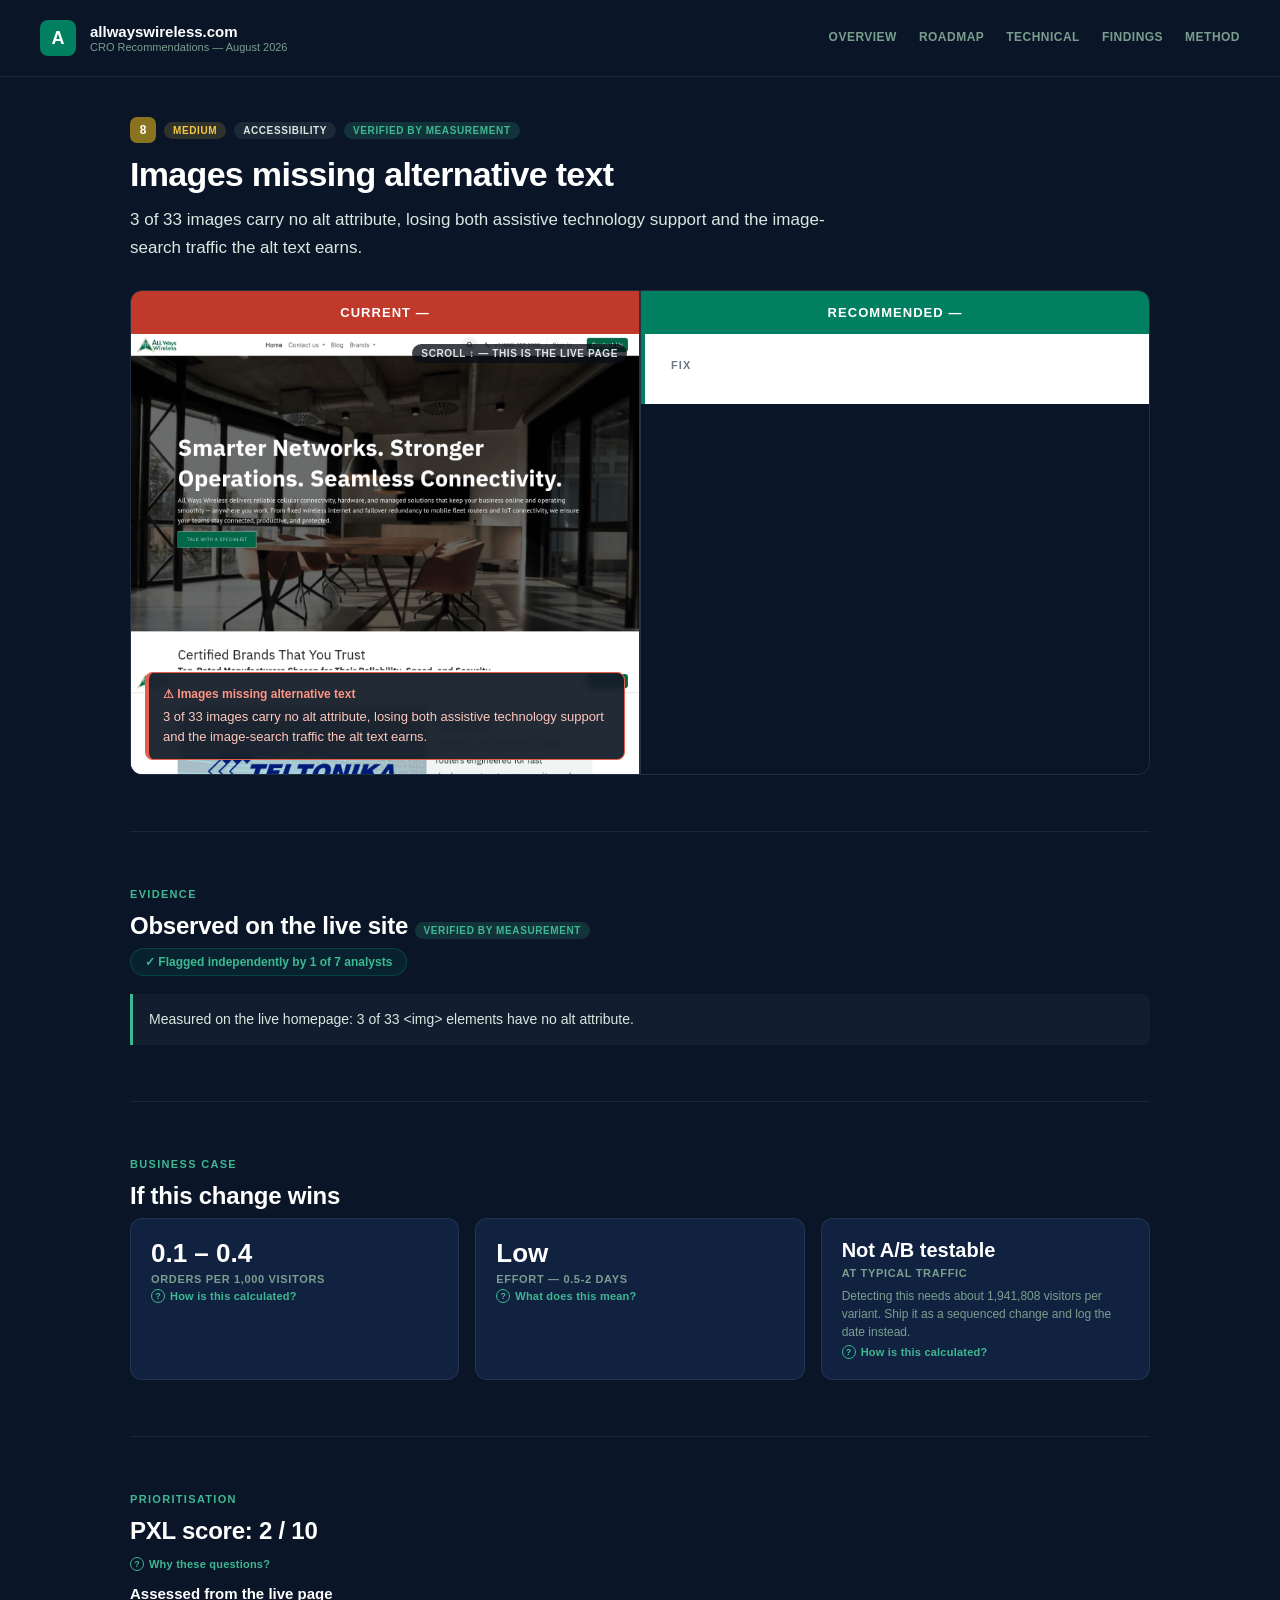
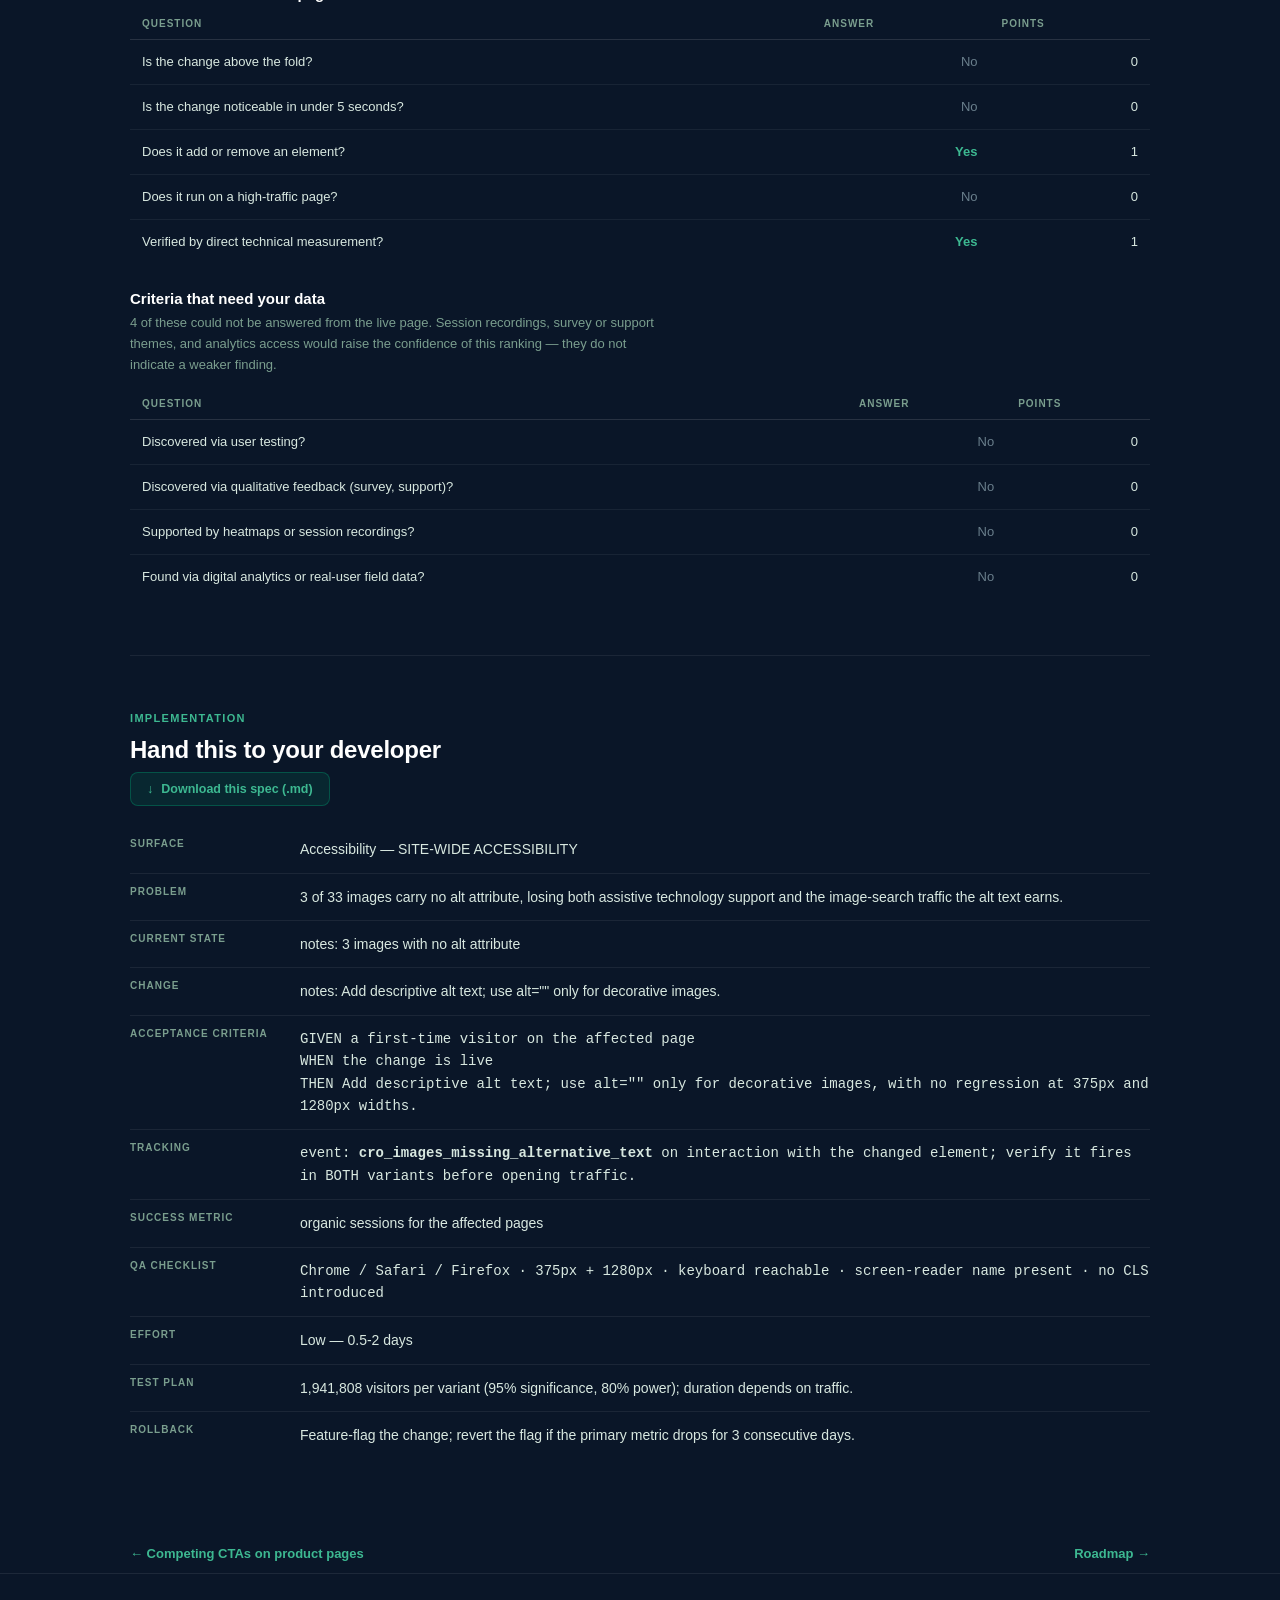
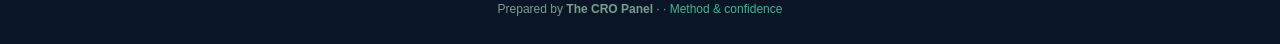
<file: finding_8_images_missing_alternative_text.html>
<!doctype html>
<html lang="en">
<head>
<meta charset="utf-8">
<meta name="viewport" content="width=device-width, initial-scale=1.0">
<title>Images missing alternative text — allwayswireless.com</title>
<link rel="stylesheet" href="cro_system.css">
</head>
<body>
<header>
  <a class="logo-area" href="index.html" style="text-decoration:none">
    <div class="logo-dot">A</div>
    <div>
      <div class="logo-text">allwayswireless.com</div>
      <div class="logo-sub">CRO Recommendations — August 2026</div>
    </div>
  </a>
  <nav class="nav"><a href="index.html">Overview</a><a href="roadmap.html">Roadmap</a><a href="technical.html">Technical</a><a href="appendix.html">Findings</a><a href="methodology.html">Method</a></nav>
</header>

<div class="wrap">
  <div class="finding-head">
    <div class="badge-row">
      <span class="rank-chip rank-medium">8</span>
      <span class="badge badge-medium">Medium</span>
      <span class="badge badge-effort">Accessibility</span>
      <span class="badge badge-verified">Verified by measurement</span>
    </div>
    <h1>Images missing alternative text</h1>
    <p class="thesis">3 of 33 images carry no alt attribute, losing both assistive technology support and the image-search traffic the alt text earns.</p>
  </div>
  
  <div class="section" style="padding-top:0;border-top:none">
    <div class="split">
      <div class="col">
        <div class="label-bar label-current">CURRENT — </div>
        <div class="shotwrap"><div class="shot-scroll" data-frac="0.05"><img class="shot-full" src="shot_home.png" alt="Full-page screenshot of the current page" loading="lazy"></div><div class="shot-hint">scroll ↕ — this is the live page</div><div class="shot-tag"><strong>⚠ Images missing alternative text</strong>3 of 33 images carry no alt attribute, losing both assistive technology support and the image-search traffic the alt text earns.</div></div>
      </div>
      <div class="divider"></div>
      <div class="col">
        <div class="label-bar label-recommended">RECOMMENDED — </div>
        
        <div class="annotation good"><strong>Fix</strong></div>
      </div>
    </div>
  </div>
  
<div class="section">
  <div class="eyebrow-label">Evidence</div>
  <h2 class="section-title">Observed on the live site <span class="badge badge-verified">Verified by measurement</span></h2>
  <div class="agreement">✓ Flagged independently by 1 of 7 analysts</div>
  <ul class="evidence-list"><li>Measured on the live homepage: 3 of 33 &lt;img&gt; elements have no alt attribute.</li></ul>
</div>
  
<div class="section">
  <div class="eyebrow-label">Business case</div>
  <h2 class="section-title">If this change wins</h2>
  <div class="tiles" style="grid-template-columns:repeat(3,1fr)">
    <div class="tile">
      <div class="tval">0.1 – 0.4</div>
      <div class="tlabel">orders per 1,000 visitors</div>
      <button class="explain" data-m="size-8">How is this calculated?</button>
    </div>
    <div class="tile">
      <div class="tval">Low</div>
      <div class="tlabel">Effort — 0.5-2 days</div>
      <button class="explain" data-m="eff-8">What does this mean?</button>
    </div>
    <div class="tile"><div class="tval" style="font-size:20px">Not A/B testable</div><div class="tlabel">At typical traffic</div><div class="tnote">Detecting this needs about 1,941,808 visitors per variant. Ship it as a sequenced change and log the date instead.</div><button class="explain" data-m="test-8">How is this calculated?</button></div>
  </div>
</div>
  
<div class="section">
  <div class="eyebrow-label">Prioritisation</div>
  <h2 class="section-title">PXL score: 2 / 10</h2>
  <button class="explain" data-m="pxl-8">Why these questions?</button>
  <h3 class="sub-title">Assessed from the live page</h3>
  <div class="tscroll"><table class="dtable">
    <thead><tr><th>Question</th><th class="num">Answer</th><th class="num">Points</th></tr></thead>
    <tbody><tr><td>Is the change above the fold?</td><td class="num no">No</td><td class="num">0</td></tr><tr><td>Is the change noticeable in under 5 seconds?</td><td class="num no">No</td><td class="num">0</td></tr><tr><td>Does it add or remove an element?</td><td class="num yes">Yes</td><td class="num">1</td></tr><tr><td>Does it run on a high-traffic page?</td><td class="num no">No</td><td class="num">0</td></tr><tr><td>Verified by direct technical measurement?</td><td class="num yes">Yes</td><td class="num">1</td></tr></tbody>
  </table></div>
  
  <h3 class="sub-title">Criteria that need your data</h3>
  <p class="sub-note">4 of these could not be answered from the live page.
    Session recordings, survey or support themes, and analytics access would
    raise the confidence of this ranking — they do not indicate a weaker
    finding.</p>
  <div class="tscroll"><table class="dtable">
    <thead><tr><th>Question</th><th class="num">Answer</th><th class="num">Points</th></tr></thead>
    <tbody><tr><td>Discovered via user testing?</td><td class="num no">No</td><td class="num">0</td></tr><tr><td>Discovered via qualitative feedback (survey, support)?</td><td class="num no">No</td><td class="num">0</td></tr><tr><td>Supported by heatmaps or session recordings?</td><td class="num no">No</td><td class="num">0</td></tr><tr><td>Found via digital analytics or real-user field data?</td><td class="num no">No</td><td class="num">0</td></tr></tbody>
  </table></div>
</div>
  
<div class="section">
  <div class="eyebrow-label">Implementation</div>
  <h2 class="section-title">Hand this to your developer</h2>
  <div class="dl-row" style="margin:0 0 20px">
    <a class="btn-dl" href="dev_spec_8_images_missing_alternative_text.md" download>Download this spec (.md)</a>
  </div>
  <dl class="spec">
    <dt>Surface</dt><dd>Accessibility — SITE-WIDE ACCESSIBILITY</dd>
    <dt>Problem</dt><dd>3 of 33 images carry no alt attribute, losing both assistive technology support and the image-search traffic the alt text earns.</dd>
    <dt>Current state</dt><dd>notes: 3 images with no alt attribute</dd>
    <dt>Change</dt><dd>notes: Add descriptive alt text; use alt=&quot;&quot; only for decorative images.</dd>
    <dt>Acceptance criteria</dt><dd class="mono">GIVEN a first-time visitor on the affected page<br>
      WHEN the change is live<br>
      THEN Add descriptive alt text; use alt=&quot;&quot; only for decorative images,
      with no regression at 375px and 1280px widths.</dd>
    <dt>Tracking</dt><dd class="mono">event: <strong>cro_images_missing_alternative_text</strong> on interaction with the
      changed element; verify it fires in BOTH variants before opening traffic.</dd>
    <dt>Success metric</dt><dd>organic sessions for the affected pages</dd>
    <dt>QA checklist</dt><dd class="mono">Chrome / Safari / Firefox · 375px + 1280px ·
      keyboard reachable · screen-reader name present · no CLS introduced</dd>
    <dt>Effort</dt><dd>Low —
      0.5-2 days</dd>
    <dt>Test plan</dt><dd>1,941,808 visitors per variant
      (95% significance, 80% power);
      duration depends on traffic.</dd>
    <dt>Rollback</dt><dd>Feature-flag the change; revert the flag if the primary metric
      drops for 3 consecutive days.</dd>
  </dl>
</div>
  <div class="pager"><a href="finding_7_competing_ctas_on_product_pages.html">← Competing CTAs on product pages</a><a href="roadmap.html">Roadmap →</a></div>
</div>
<div class="footer">
  Prepared by <strong>The CRO Panel</strong> · <a href="mailto:"></a> · <a href="methodology.html">Method &amp; confidence</a>
</div>
<div class="modal-overlay" id="modal-root"><div class="modal-box"></div></div>
<template id="m-size-8"><h3>How this range is calculated</h3><p>Result: <strong>0.1 – 0.4 extra orders per 1,000 visitors</strong></p><div class="formula">1,000 visitors × baseline conversion × relative lift
= per 1,000 visitors at an assumed 2.00% baseline conversion rate and a 0.5-2.0% relative lift</div><p>The 0.5–2.0% relative-lift band is an assumption bounded by severity (Medium), not a prediction.</p><p><strong>The baseline conversion rate is an assumption</strong> — the client did not supply one, so an industry-typical 2.0% is used and labelled as such.</p><p><strong>Why the range is conservative:</strong> Across 127,000 experiments, 12% produced a statistically significant improvement on the primary metric; a healthy programme win rate is 10-30%. Winning tests also overstate their true effect, so treat this as the prize if the change works — never expected revenue.</p></template><template id="m-eff-8"><h3>How effort is estimated</h3><table><tr><th>Bracket</th><th>Days</th><th>Typical scope</th></tr><tr><td>Low</td><td class='num'>0.5–2</td><td>copy, colour, labels, image swaps</td></tr><tr><td>Medium</td><td class='num'>2–5</td><td>layout shifts, form changes, new modules</td></tr><tr><td>High</td><td class='num'>5+</td><td>personalisation, funnel work, integrations</td></tr></table><p>Assigned by matching the recommended change against these scopes; the estimate is a bracket, not a quote.</p></template><template id="m-test-8"><h3>Sample size math</h3><p>Two-proportion z-test, the standard pre-test sample-size calculation:</p><div class="formula">n = [z&#8320;.&#8320;&#8322;&#8325;·√(2·p̄·(1−p̄)) + z&#8320;.&#8322;&#8320;·√(p₁(1−p₁)+p₂(1−p₂))]² / (p₁−p₂)²</div><table><tr><td>Baseline conversion</td><td class='num'>2.0% (assumed)</td></tr><tr><td>Significance / power</td><td class='num'>95% / 80%</td></tr><tr><td>Sample per variant, 2.0% lift</td><td class='num'>1,941,808</td></tr><tr><td>Sample per variant, 0.5% lift</td><td class='num'>30,842,948</td></tr></table><p>Halving the minimum detectable effect roughly quadruples the sample required, which is why the conservative figure is so much larger.</p></template><template id="m-pxl-8"><h3>What PXL is</h3><p>PXL is CXL's prioritisation framework: binary questions instead of subjective 1–10 guesses, weighted toward evidence.</p><p>Findings discovered by inspection score zero on all four evidence questions — that is the honest signal, not a defect. Findings verified by direct measurement earn the extension point and, where real-user field data is involved, the analytics point.</p><p>The full rubric is on the <a href="methodology.html" style="color:var(--teal)">method page</a>.</p></template><script>
(function(){
  var root=document.getElementById('modal-root');
  function close(){root.classList.remove('open');}
  document.addEventListener('click',function(e){
    var b=e.target.closest('[data-m]');
    if(b){var t=document.getElementById('m-'+b.getAttribute('data-m'));
      if(t){root.querySelector('.modal-box').innerHTML=
        '<button class="modal-close" aria-label="Close">\u00d7</button>'+t.innerHTML;
        root.classList.add('open');}return;}
    if(e.target.closest('.modal-close')||e.target===root)close();
  });
  document.addEventListener('keydown',function(e){if(e.key==='Escape')close();});
  /* The miniature is markup authored at 1280px, scaled to the card width.
     Real screenshots on a narrow viewport are stacked at full width instead,
     so scaling them would shrink them to about a third of the card. The inline
     transform has to be cleared as well as skipped, because a resize past the
     breakpoint leaves the previous value behind. */
  function scale(){
    var stack=window.matchMedia('(max-width: 700px)').matches;
    document.querySelectorAll('.card-preview .preview-inner').forEach(function(el){
      var host=el.parentElement;if(!host)return;
      if(stack&&el.classList.contains('photo')){
        el.style.transform='';host.style.height='';return;}
      var w=host.clientWidth;if(!w)return;
      var s=w/1280;el.style.transform='scale('+s+')';
      host.style.height=Math.round(514*s)+'px';});
  }
  scale();window.addEventListener('resize',scale);
  function pos(){
    document.querySelectorAll('.shot-scroll[data-frac]').forEach(function(el){
      var img=el.querySelector('img');
      var go=function(){var f=parseFloat(el.getAttribute('data-frac'))||0;
        el.scrollTop=f*(el.scrollHeight-el.clientHeight);};
      if(img&&!img.complete){img.addEventListener('load',go);}else{go();}
    });
  }
  pos();
})();
</script>
</body>
</html>
</file>
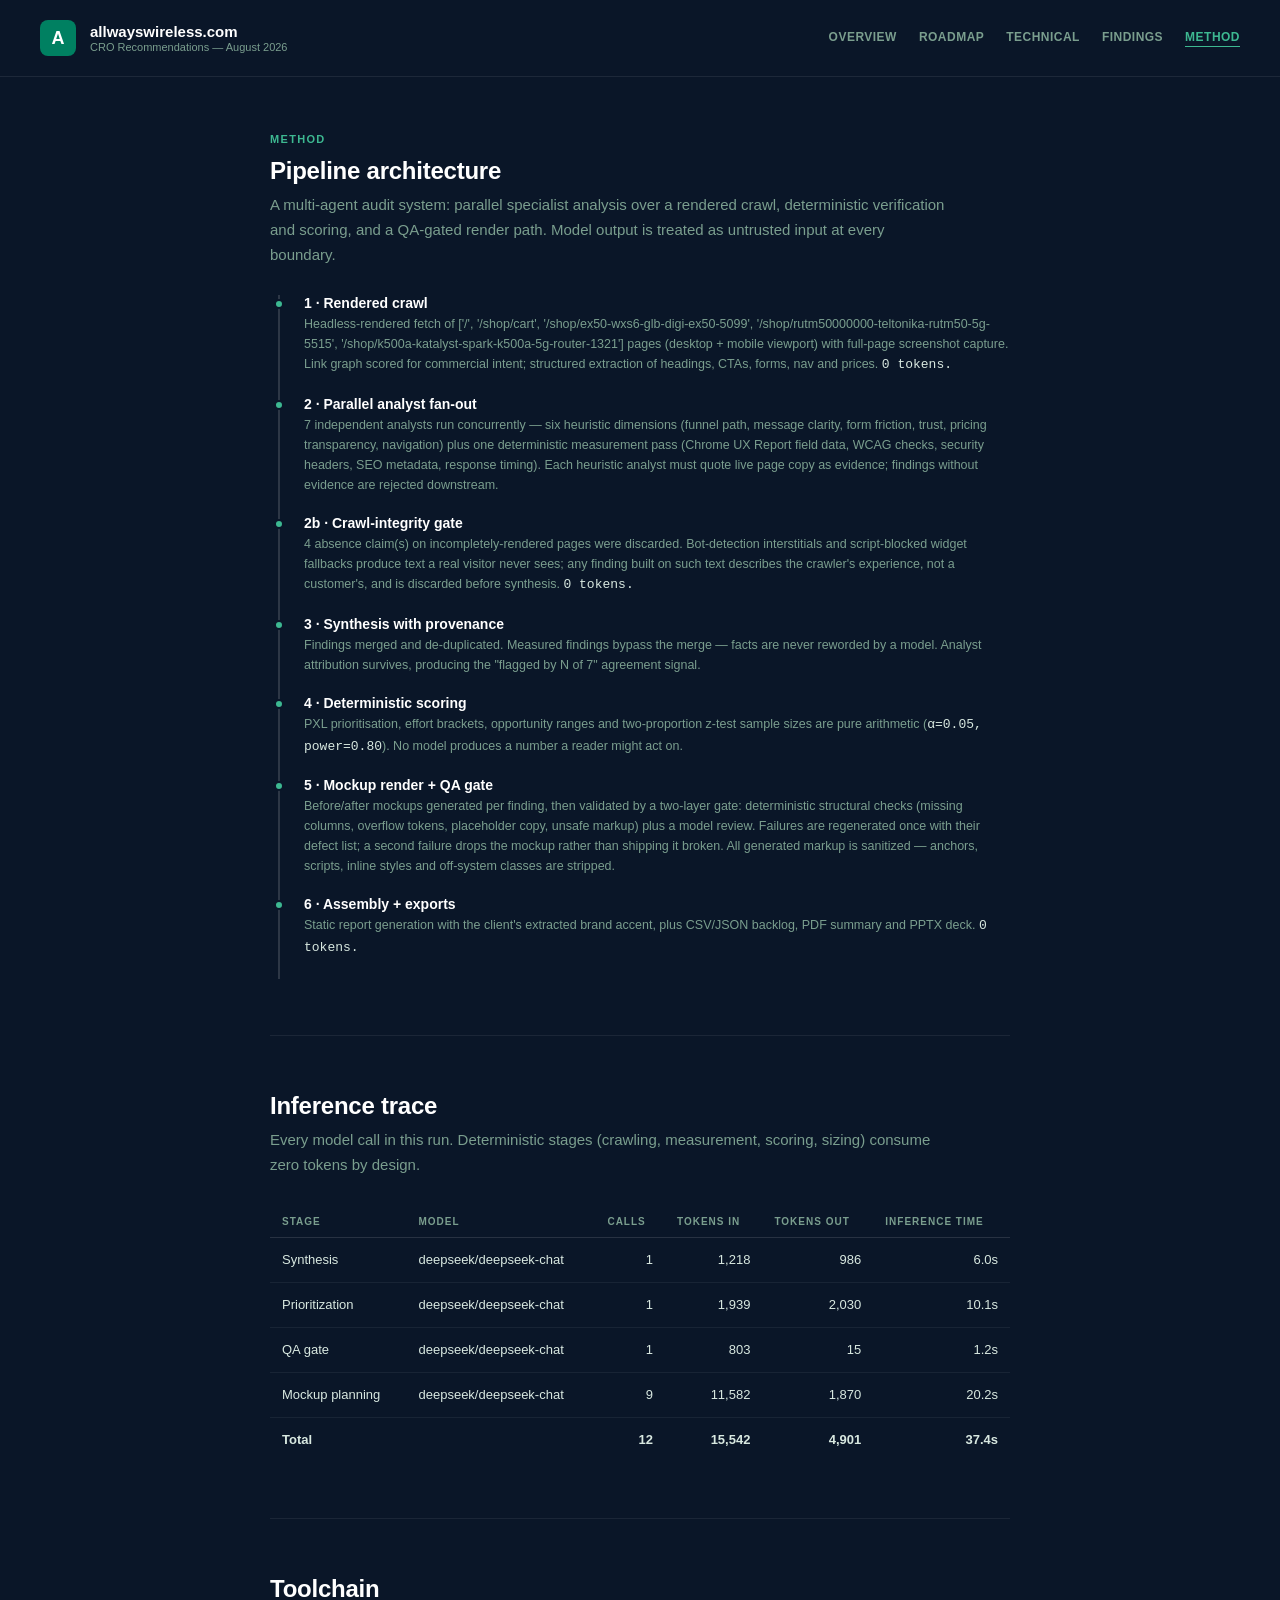
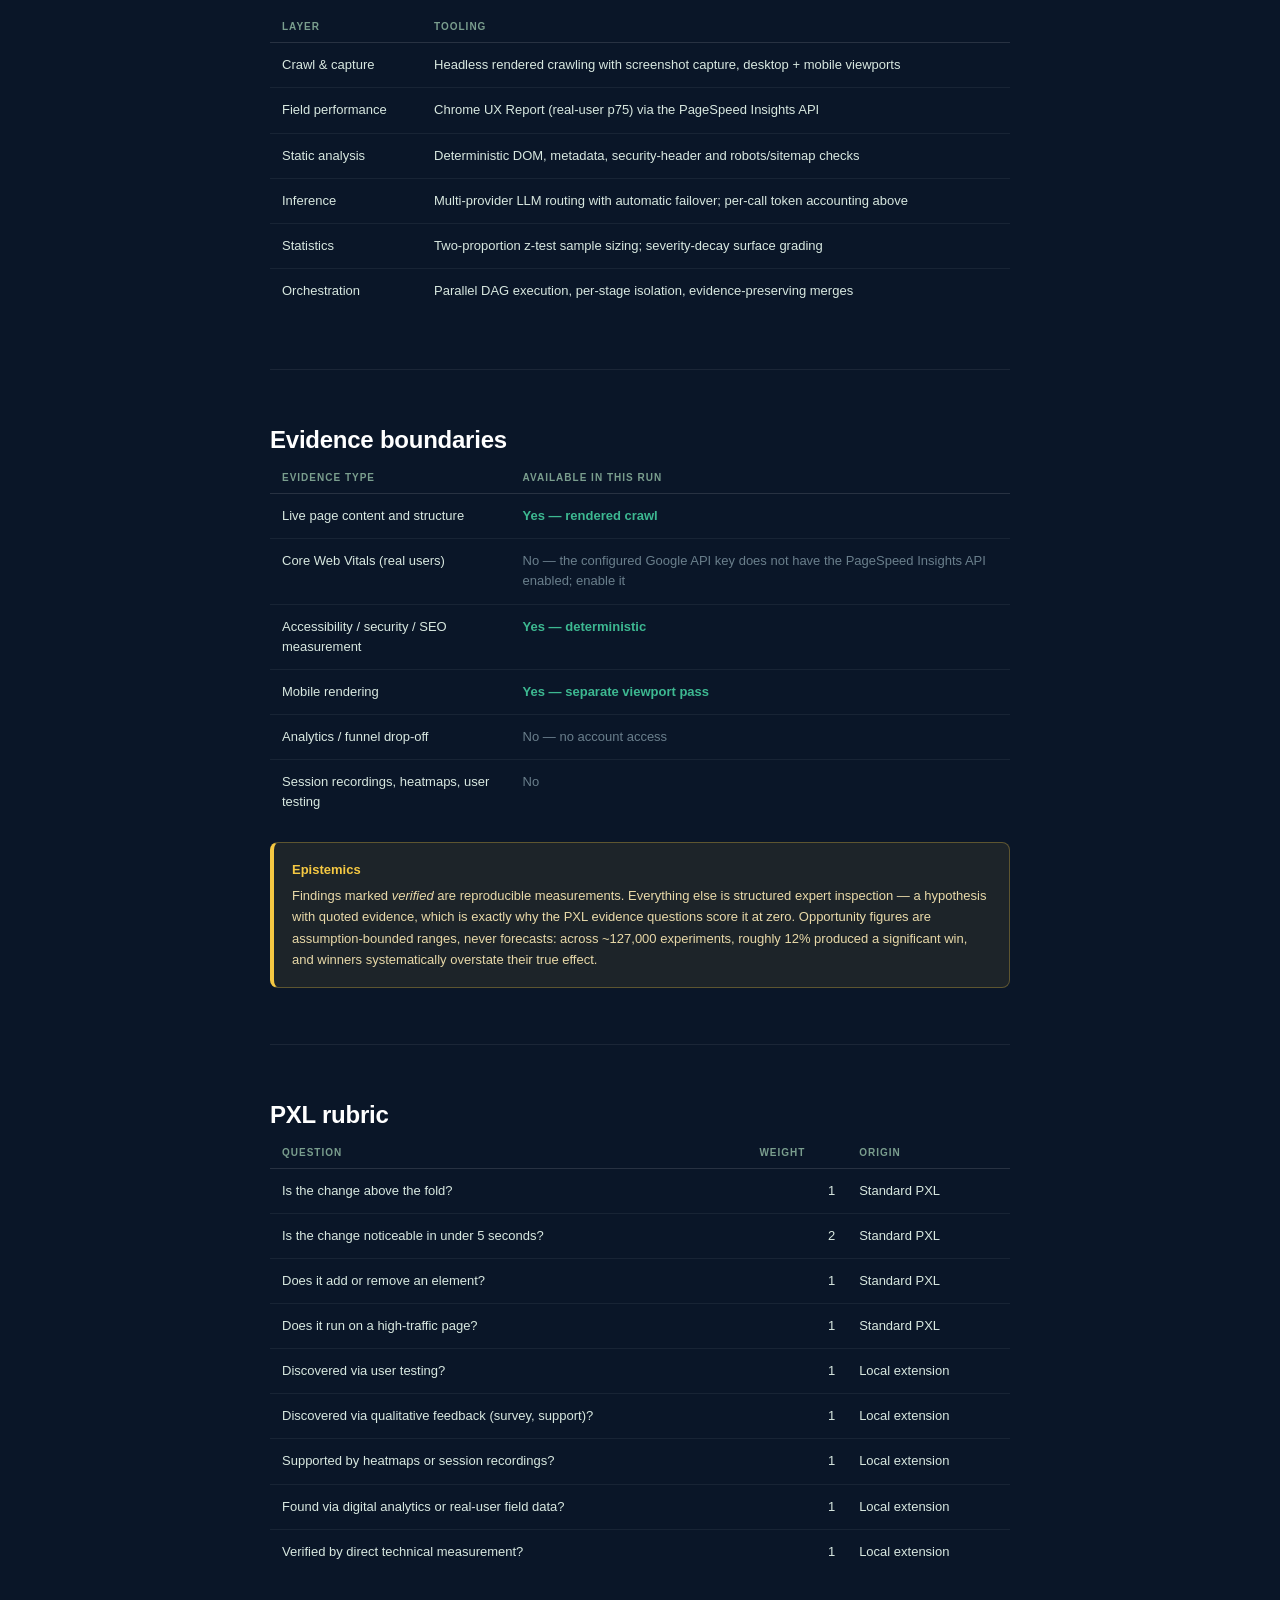
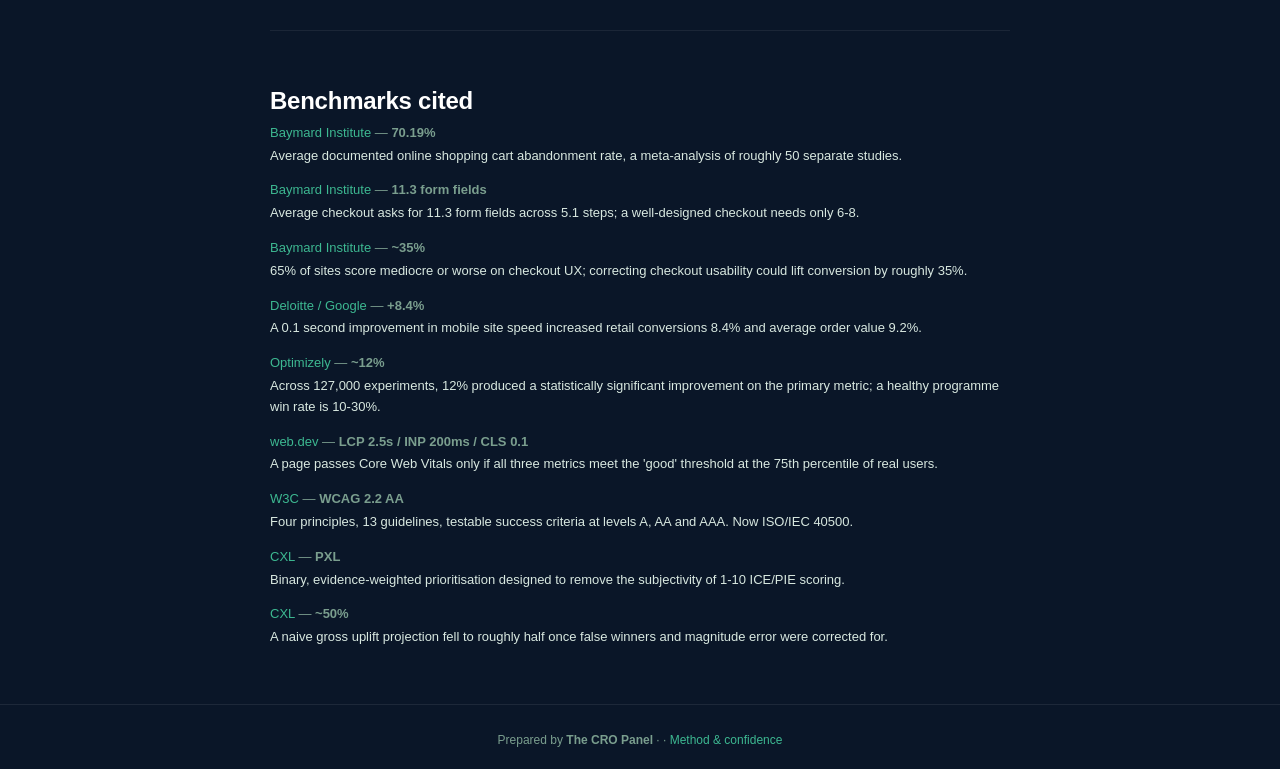
<file: methodology.html>
<!doctype html>
<html lang="en">
<head>
<meta charset="utf-8">
<meta name="viewport" content="width=device-width, initial-scale=1.0">
<title>Method — allwayswireless.com</title>
<link rel="stylesheet" href="cro_system.css">
</head>
<body>
<header>
  <a class="logo-area" href="index.html" style="text-decoration:none">
    <div class="logo-dot">A</div>
    <div>
      <div class="logo-text">allwayswireless.com</div>
      <div class="logo-sub">CRO Recommendations — August 2026</div>
    </div>
  </a>
  <nav class="nav"><a href="index.html">Overview</a><a href="roadmap.html">Roadmap</a><a href="technical.html">Technical</a><a href="appendix.html">Findings</a><a href="methodology.html" class="active">Method</a></nav>
</header>

<div class="wrap-narrow">
  <div class="section">
    <div class="eyebrow-label">Method</div>
    <h2 class="section-title">Pipeline architecture</h2>
    <p class="section-intro">A multi-agent audit system: parallel specialist analysis over a
      rendered crawl, deterministic verification and scoring, and a QA-gated render path.
      Model output is treated as untrusted input at every boundary.</p>
    
    <div class="trace">
      <div class="trace-step"><div class="t-name">1 · Rendered crawl</div>
        <div class="t-detail">Headless-rendered fetch of ['/', '/shop/cart', '/shop/ex50-wxs6-glb-digi-ex50-5099', '/shop/rutm50000000-teltonika-rutm50-5g-5515', '/shop/k500a-katalyst-spark-k500a-5g-router-1321'] pages (desktop + mobile
        viewport) with full-page screenshot capture. Link graph scored for commercial intent;
        structured extraction of headings, CTAs, forms, nav and prices. <span class="mono">0 tokens.</span></div></div>
      <div class="trace-step"><div class="t-name">2 · Parallel analyst fan-out</div>
        <div class="t-detail">7 independent analysts run concurrently — six
        heuristic dimensions (funnel path, message clarity, form friction, trust, pricing
        transparency, navigation) plus one deterministic measurement pass (Chrome UX Report
        field data, WCAG checks, security headers, SEO metadata, response timing). Each
        heuristic analyst must quote live page copy as evidence; findings without evidence
        are rejected downstream.</div></div>
      <div class="trace-step"><div class="t-name">2b · Crawl-integrity gate</div>
        <div class="t-detail">4 absence claim(s) on incompletely-rendered pages were discarded. Bot-detection interstitials and
        script-blocked widget fallbacks produce text a real visitor never sees; any finding
        built on such text describes the crawler's experience, not a customer's, and is
        discarded before synthesis. <span class="mono">0 tokens.</span></div></div>
      <div class="trace-step"><div class="t-name">3 · Synthesis with provenance</div>
        <div class="t-detail">Findings merged and de-duplicated. Measured findings bypass the
        merge — facts are never reworded by a model. Analyst attribution survives, producing
        the "flagged by N of 7" agreement signal.</div></div>
      <div class="trace-step"><div class="t-name">4 · Deterministic scoring</div>
        <div class="t-detail">PXL prioritisation, effort brackets, opportunity ranges and
        two-proportion z-test sample sizes are pure arithmetic
        (<span class="mono">α=0.05, power=0.80</span>). No model produces a number a reader
        might act on.</div></div>
      <div class="trace-step"><div class="t-name">5 · Mockup render + QA gate</div>
        <div class="t-detail">Before/after mockups generated per finding, then validated by a
        two-layer gate: deterministic structural checks (missing columns, overflow tokens,
        placeholder copy, unsafe markup) plus a model review. Failures are regenerated once
        with their defect list; a second failure drops the mockup rather than shipping it
        broken. All generated markup is sanitized — anchors, scripts, inline styles and
        off-system classes are stripped.</div></div>
      <div class="trace-step"><div class="t-name">6 · Assembly + exports</div>
        <div class="t-detail">Static report generation with the client's extracted brand
        accent, plus CSV/JSON backlog, PDF summary and PPTX deck. <span class="mono">0 tokens.</span></div></div>
    </div>
  </div>
  
  <div class="section">
    <h2 class="section-title">Inference trace</h2>
    <p class="section-intro">Every model call in this run. Deterministic stages
      (crawling, measurement, scoring, sizing) consume zero tokens by design.</p>
    <div class="tscroll"><table class="dtable">
      <thead><tr><th>Stage</th><th>Model</th><th class="num">Calls</th>
        <th class="num">Tokens in</th><th class="num">Tokens out</th><th class="num">Inference time</th></tr></thead>
      <tbody><tr><td>Synthesis</td><td>deepseek/deepseek-chat</td><td class='num'>1</td><td class='num'>1,218</td><td class='num'>986</td><td class='num'>6.0s</td></tr><tr><td>Prioritization</td><td>deepseek/deepseek-chat</td><td class='num'>1</td><td class='num'>1,939</td><td class='num'>2,030</td><td class='num'>10.1s</td></tr><tr><td>QA gate</td><td>deepseek/deepseek-chat</td><td class='num'>1</td><td class='num'>803</td><td class='num'>15</td><td class='num'>1.2s</td></tr><tr><td>Mockup planning</td><td>deepseek/deepseek-chat</td><td class='num'>9</td><td class='num'>11,582</td><td class='num'>1,870</td><td class='num'>20.2s</td></tr>
      <tr><td><strong>Total</strong></td><td></td><td class="num"><strong>12</strong></td>
        <td class="num"><strong>15,542</strong></td><td class="num"><strong>4,901</strong></td>
        <td class="num"><strong>37.4s</strong></td></tr></tbody></table></div>
  </div>
  <div class="section">
    <h2 class="section-title">Toolchain</h2>
    <div class="tscroll"><table class="dtable">
      <thead><tr><th>Layer</th><th>Tooling</th></tr></thead>
      <tbody>
        <tr><td>Crawl &amp; capture</td><td>Headless rendered crawling with screenshot capture, desktop + mobile viewports</td></tr>
        <tr><td>Field performance</td><td>Chrome UX Report (real-user p75) via the PageSpeed Insights API</td></tr>
        <tr><td>Static analysis</td><td>Deterministic DOM, metadata, security-header and robots/sitemap checks</td></tr>
        <tr><td>Inference</td><td>Multi-provider LLM routing with automatic failover; per-call token accounting above</td></tr>
        <tr><td>Statistics</td><td>Two-proportion z-test sample sizing; severity-decay surface grading</td></tr>
        <tr><td>Orchestration</td><td>Parallel DAG execution, per-stage isolation, evidence-preserving merges</td></tr>
      </tbody></table></div>
  </div>

  <div class="section">
    <h2 class="section-title">Evidence boundaries</h2>
    <div class="tscroll"><table class="dtable">
      <thead><tr><th>Evidence type</th><th>Available in this run</th></tr></thead>
      <tbody>
        <tr><td>Live page content and structure</td><td class="yes">Yes — rendered crawl</td></tr>
        <tr><td>Core Web Vitals (real users)</td><td class="no">No — the configured Google API key does not have the PageSpeed Insights API enabled; enable it </td></tr>
        <tr><td>Accessibility / security / SEO measurement</td><td class="yes">Yes — deterministic</td></tr>
        <tr><td>Mobile rendering</td><td class="yes">Yes — separate viewport pass</td></tr>
        <tr><td>Analytics / funnel drop-off</td><td class="no">No — no account access</td></tr>
        <tr><td>Session recordings, heatmaps, user testing</td><td class="no">No</td></tr>
      </tbody></table></div>
    <div class="caveat" style="margin-top:18px">
      <strong>Epistemics</strong>
      Findings marked <em>verified</em> are reproducible measurements. Everything else is
      structured expert inspection — a hypothesis with quoted evidence, which is exactly why
      the PXL evidence questions score it at zero. Opportunity figures are assumption-bounded
      ranges, never forecasts: across ~127,000 experiments, roughly 12% produced a significant
      win, and winners systematically overstate their true effect.
    </div>
  </div>

  <div class="section">
    <h2 class="section-title">PXL rubric</h2>
    <div class="tscroll"><table class="dtable">
      <thead><tr><th>Question</th><th class="num">Weight</th><th>Origin</th></tr></thead>
      <tbody><tr><td>Is the change above the fold?</td><td class="num">1</td><td>Standard PXL</td></tr><tr><td>Is the change noticeable in under 5 seconds?</td><td class="num">2</td><td>Standard PXL</td></tr><tr><td>Does it add or remove an element?</td><td class="num">1</td><td>Standard PXL</td></tr><tr><td>Does it run on a high-traffic page?</td><td class="num">1</td><td>Standard PXL</td></tr><tr><td>Discovered via user testing?</td><td class="num">1</td><td>Local extension</td></tr><tr><td>Discovered via qualitative feedback (survey, support)?</td><td class="num">1</td><td>Local extension</td></tr><tr><td>Supported by heatmaps or session recordings?</td><td class="num">1</td><td>Local extension</td></tr><tr><td>Found via digital analytics or real-user field data?</td><td class="num">1</td><td>Local extension</td></tr><tr><td>Verified by direct technical measurement?</td><td class="num">1</td><td>Local extension</td></tr></tbody></table></div>
  </div>

  <div class="section">
    <h2 class="section-title">Benchmarks cited</h2>
    <ul class="sources"><li><a href="https://baymard.com/lists/cart-abandonment-rate">Baymard Institute</a> — <strong>70.19%</strong><span class="claim">Average documented online shopping cart abandonment rate, a meta-analysis of roughly 50 separate studies.</span></li><li><a href="https://baymard.com/blog/checkout-flow-average-form-fields">Baymard Institute</a> — <strong>11.3 form fields</strong><span class="claim">Average checkout asks for 11.3 form fields across 5.1 steps; a well-designed checkout needs only 6-8.</span></li><li><a href="https://baymard.com/research/checkout-usability">Baymard Institute</a> — <strong>~35%</strong><span class="claim">65% of sites score mediocre or worse on checkout UX; correcting checkout usability could lift conversion by roughly 35%.</span></li><li><a href="https://www.deloitte.com/ie/en/services/consulting/research/milliseconds-make-millions.html">Deloitte / Google</a> — <strong>+8.4%</strong><span class="claim">A 0.1 second improvement in mobile site speed increased retail conversions 8.4% and average order value 9.2%.</span></li><li><a href="https://www.optimizely.com/field-notes/guides/127000-experiments">Optimizely</a> — <strong>~12%</strong><span class="claim">Across 127,000 experiments, 12% produced a statistically significant improvement on the primary metric; a healthy programme win rate is 10-30%.</span></li><li><a href="https://web.dev/articles/vitals">web.dev</a> — <strong>LCP 2.5s / INP 200ms / CLS 0.1</strong><span class="claim">A page passes Core Web Vitals only if all three metrics meet the &#x27;good&#x27; threshold at the 75th percentile of real users.</span></li><li><a href="https://www.w3.org/WAI/standards-guidelines/wcag/">W3C</a> — <strong>WCAG 2.2 AA</strong><span class="claim">Four principles, 13 guidelines, testable success criteria at levels A, AA and AAA. Now ISO/IEC 40500.</span></li><li><a href="https://cxl.com/blog/better-way-prioritize-ab-tests/">CXL</a> — <strong>PXL</strong><span class="claim">Binary, evidence-weighted prioritisation designed to remove the subjectivity of 1-10 ICE/PIE scoring.</span></li><li><a href="https://cxl.com/blog/net-value-ab-testing/">CXL</a> — <strong>~50%</strong><span class="claim">A naive gross uplift projection fell to roughly half once false winners and magnitude error were corrected for.</span></li></ul>
  </div>
</div>
<div class="footer">
  Prepared by <strong>The CRO Panel</strong> · <a href="mailto:"></a> · <a href="methodology.html">Method &amp; confidence</a>
</div>
<div class="modal-overlay" id="modal-root"><div class="modal-box"></div></div>
<script>
(function(){
  var root=document.getElementById('modal-root');
  function close(){root.classList.remove('open');}
  document.addEventListener('click',function(e){
    var b=e.target.closest('[data-m]');
    if(b){var t=document.getElementById('m-'+b.getAttribute('data-m'));
      if(t){root.querySelector('.modal-box').innerHTML=
        '<button class="modal-close" aria-label="Close">\u00d7</button>'+t.innerHTML;
        root.classList.add('open');}return;}
    if(e.target.closest('.modal-close')||e.target===root)close();
  });
  document.addEventListener('keydown',function(e){if(e.key==='Escape')close();});
  /* The miniature is markup authored at 1280px, scaled to the card width.
     Real screenshots on a narrow viewport are stacked at full width instead,
     so scaling them would shrink them to about a third of the card. The inline
     transform has to be cleared as well as skipped, because a resize past the
     breakpoint leaves the previous value behind. */
  function scale(){
    var stack=window.matchMedia('(max-width: 700px)').matches;
    document.querySelectorAll('.card-preview .preview-inner').forEach(function(el){
      var host=el.parentElement;if(!host)return;
      if(stack&&el.classList.contains('photo')){
        el.style.transform='';host.style.height='';return;}
      var w=host.clientWidth;if(!w)return;
      var s=w/1280;el.style.transform='scale('+s+')';
      host.style.height=Math.round(514*s)+'px';});
  }
  scale();window.addEventListener('resize',scale);
  function pos(){
    document.querySelectorAll('.shot-scroll[data-frac]').forEach(function(el){
      var img=el.querySelector('img');
      var go=function(){var f=parseFloat(el.getAttribute('data-frac'))||0;
        el.scrollTop=f*(el.scrollHeight-el.clientHeight);};
      if(img&&!img.complete){img.addEventListener('load',go);}else{go();}
    });
  }
  pos();
})();
</script>
</body>
</html>
</file>
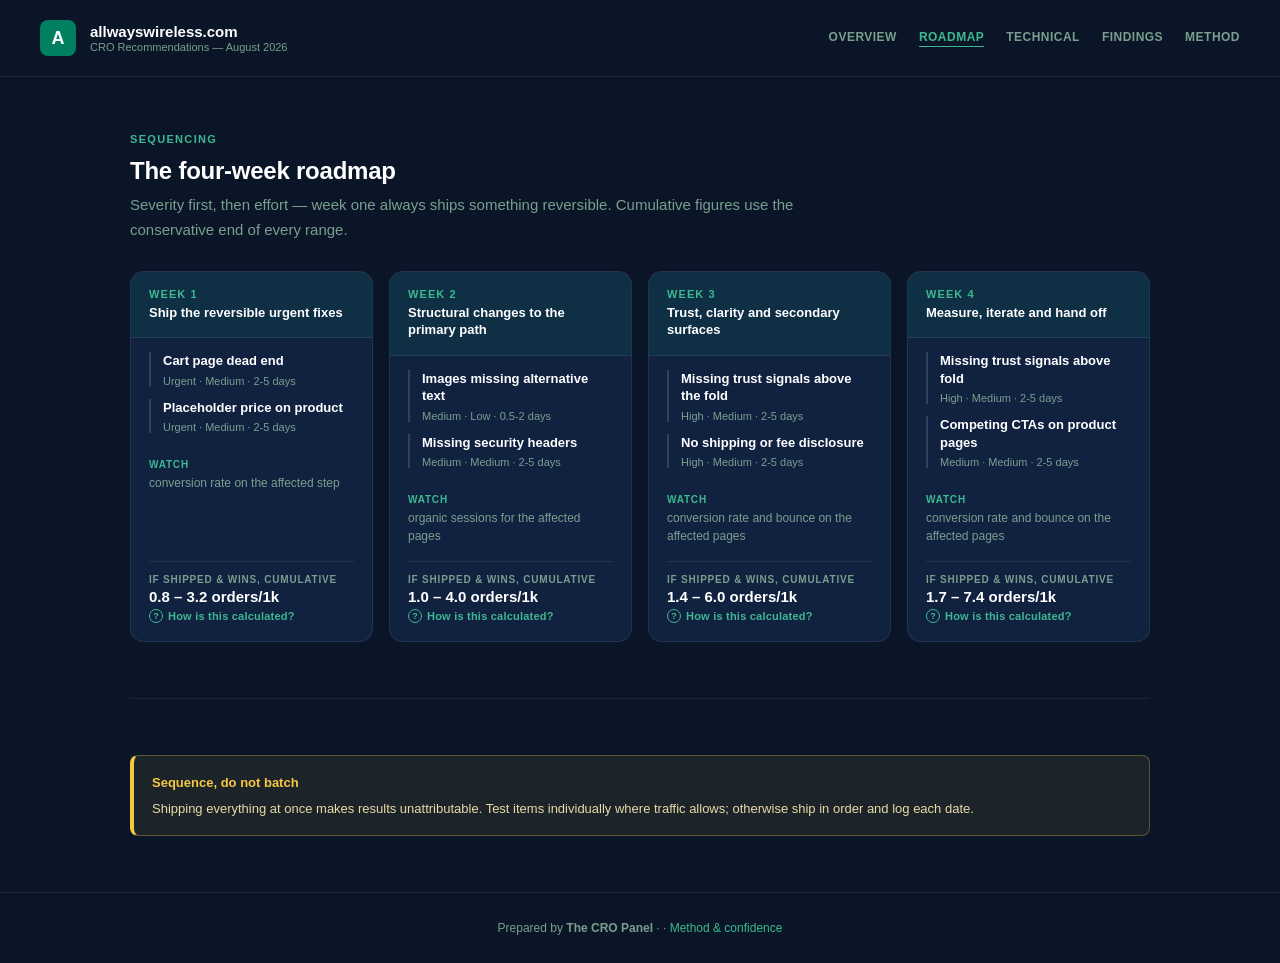
<file: roadmap.html>
<!doctype html>
<html lang="en">
<head>
<meta charset="utf-8">
<meta name="viewport" content="width=device-width, initial-scale=1.0">
<title>Roadmap — allwayswireless.com</title>
<link rel="stylesheet" href="cro_system.css">
</head>
<body>
<header>
  <a class="logo-area" href="index.html" style="text-decoration:none">
    <div class="logo-dot">A</div>
    <div>
      <div class="logo-text">allwayswireless.com</div>
      <div class="logo-sub">CRO Recommendations — August 2026</div>
    </div>
  </a>
  <nav class="nav"><a href="index.html">Overview</a><a href="roadmap.html" class="active">Roadmap</a><a href="technical.html">Technical</a><a href="appendix.html">Findings</a><a href="methodology.html">Method</a></nav>
</header>

<div class="wrap">
  <div class="section">
    <div class="eyebrow-label">Sequencing</div>
    <h2 class="section-title">The four-week roadmap</h2>
    <p class="section-intro">Severity first, then effort — week one always ships
      something reversible. Cumulative figures use the conservative end of every range.</p>
    <div class="weeks"><div class="week">
      <div class="week-head"><div class="week-num">Week 1</div>
        <div class="week-theme">Ship the reversible urgent fixes</div></div>
      <div class="week-body"><div class="week-item"><a href="finding_3_cart_page_dead_end.html">Cart page dead end</a><div class="wmeta">Urgent · Medium · 2-5 days</div></div><div class="week-item"><a href="finding_4_placeholder_price_on_product.html">Placeholder price on product</a><div class="wmeta">Urgent · Medium · 2-5 days</div></div>
        <div class="week-watch"><span>Watch</span>conversion rate on the affected step</div>
        <div class="week-cum">
          <div class="tlabel" style="font-size:10px;color:var(--muted);text-transform:uppercase;
            letter-spacing:0.08em;font-weight:700">If shipped &amp; wins, cumulative</div>
          <div style="color:var(--white);font-weight:800;font-size:15px;margin-top:3px">0.8 – 3.2 orders/1k</div>
          <button class="explain" data-m="wk-1">How is this calculated?</button>
        </div>
      </div></div><div class="week">
      <div class="week-head"><div class="week-num">Week 2</div>
        <div class="week-theme">Structural changes to the primary path</div></div>
      <div class="week-body"><div class="week-item"><a href="finding_8_images_missing_alternative_text.html">Images missing alternative text</a><div class="wmeta">Medium · Low · 0.5-2 days</div></div><div class="week-item"><a href="finding_1_missing_security_headers.html">Missing security headers</a><div class="wmeta">Medium · Medium · 2-5 days</div></div>
        <div class="week-watch"><span>Watch</span>organic sessions for the affected pages</div>
        <div class="week-cum">
          <div class="tlabel" style="font-size:10px;color:var(--muted);text-transform:uppercase;
            letter-spacing:0.08em;font-weight:700">If shipped &amp; wins, cumulative</div>
          <div style="color:var(--white);font-weight:800;font-size:15px;margin-top:3px">1.0 – 4.0 orders/1k</div>
          <button class="explain" data-m="wk-2">How is this calculated?</button>
        </div>
      </div></div><div class="week">
      <div class="week-head"><div class="week-num">Week 3</div>
        <div class="week-theme">Trust, clarity and secondary surfaces</div></div>
      <div class="week-body"><div class="week-item"><a href="finding_2_missing_trust_signals_above_the_fold.html">Missing trust signals above the fold</a><div class="wmeta">High · Medium · 2-5 days</div></div><div class="week-item"><a href="finding_5_no_shipping_or_fee_disclosure.html">No shipping or fee disclosure</a><div class="wmeta">High · Medium · 2-5 days</div></div>
        <div class="week-watch"><span>Watch</span>conversion rate and bounce on the affected pages</div>
        <div class="week-cum">
          <div class="tlabel" style="font-size:10px;color:var(--muted);text-transform:uppercase;
            letter-spacing:0.08em;font-weight:700">If shipped &amp; wins, cumulative</div>
          <div style="color:var(--white);font-weight:800;font-size:15px;margin-top:3px">1.4 – 6.0 orders/1k</div>
          <button class="explain" data-m="wk-3">How is this calculated?</button>
        </div>
      </div></div><div class="week">
      <div class="week-head"><div class="week-num">Week 4</div>
        <div class="week-theme">Measure, iterate and hand off</div></div>
      <div class="week-body"><div class="week-item"><a href="finding_6_missing_trust_signals_above_fold.html">Missing trust signals above fold</a><div class="wmeta">High · Medium · 2-5 days</div></div><div class="week-item"><a href="finding_7_competing_ctas_on_product_pages.html">Competing CTAs on product pages</a><div class="wmeta">Medium · Medium · 2-5 days</div></div>
        <div class="week-watch"><span>Watch</span>conversion rate and bounce on the affected pages</div>
        <div class="week-cum">
          <div class="tlabel" style="font-size:10px;color:var(--muted);text-transform:uppercase;
            letter-spacing:0.08em;font-weight:700">If shipped &amp; wins, cumulative</div>
          <div style="color:var(--white);font-weight:800;font-size:15px;margin-top:3px">1.7 – 7.4 orders/1k</div>
          <button class="explain" data-m="wk-4">How is this calculated?</button>
        </div>
      </div></div></div>
  </div>
  <div class="section">
    <div class="caveat"><strong>Sequence, do not batch</strong>
      Shipping everything at once makes results unattributable. Test items
      individually where traffic allows; otherwise ship in order and log each date.</div>
  </div>
</div>
<div class="footer">
  Prepared by <strong>The CRO Panel</strong> · <a href="mailto:"></a> · <a href="methodology.html">Method &amp; confidence</a>
</div>
<div class="modal-overlay" id="modal-root"><div class="modal-box"></div></div>
<template id="m-wk-1"><h3>Week 1 cumulative math</h3><p>The conservative (low) end of each shipped finding's range, summed through this week:</p><table><tr><th>Finding</th><th>Low end</th></tr><tr><td>Cart page dead end</td><td class='num'>0.4</td></tr><tr><td>Placeholder price on product</td><td class='num'>0.4</td></tr></table><p>Every row is an assumption-bounded range, not a forecast — roughly 10–30% of A/B tests produce a significant win. The full arithmetic for any row is on its finding page.</p></template><template id="m-wk-2"><h3>Week 2 cumulative math</h3><p>The conservative (low) end of each shipped finding's range, summed through this week:</p><table><tr><th>Finding</th><th>Low end</th></tr><tr><td>Cart page dead end</td><td class='num'>0.4</td></tr><tr><td>Placeholder price on product</td><td class='num'>0.4</td></tr><tr><td>Images missing alternative text</td><td class='num'>0.1</td></tr><tr><td>Missing security headers</td><td class='num'>0.1</td></tr></table><p>Every row is an assumption-bounded range, not a forecast — roughly 10–30% of A/B tests produce a significant win. The full arithmetic for any row is on its finding page.</p></template><template id="m-wk-3"><h3>Week 3 cumulative math</h3><p>The conservative (low) end of each shipped finding's range, summed through this week:</p><table><tr><th>Finding</th><th>Low end</th></tr><tr><td>Cart page dead end</td><td class='num'>0.4</td></tr><tr><td>Placeholder price on product</td><td class='num'>0.4</td></tr><tr><td>Images missing alternative text</td><td class='num'>0.1</td></tr><tr><td>Missing security headers</td><td class='num'>0.1</td></tr><tr><td>Missing trust signals above the fold</td><td class='num'>0.2</td></tr><tr><td>No shipping or fee disclosure</td><td class='num'>0.2</td></tr></table><p>Every row is an assumption-bounded range, not a forecast — roughly 10–30% of A/B tests produce a significant win. The full arithmetic for any row is on its finding page.</p></template><template id="m-wk-4"><h3>Week 4 cumulative math</h3><p>The conservative (low) end of each shipped finding's range, summed through this week:</p><table><tr><th>Finding</th><th>Low end</th></tr><tr><td>Cart page dead end</td><td class='num'>0.4</td></tr><tr><td>Placeholder price on product</td><td class='num'>0.4</td></tr><tr><td>Images missing alternative text</td><td class='num'>0.1</td></tr><tr><td>Missing security headers</td><td class='num'>0.1</td></tr><tr><td>Missing trust signals above the fold</td><td class='num'>0.2</td></tr><tr><td>No shipping or fee disclosure</td><td class='num'>0.2</td></tr><tr><td>Missing trust signals above fold</td><td class='num'>0.2</td></tr><tr><td>Competing CTAs on product pages</td><td class='num'>0.1</td></tr></table><p>Every row is an assumption-bounded range, not a forecast — roughly 10–30% of A/B tests produce a significant win. The full arithmetic for any row is on its finding page.</p></template><script>
(function(){
  var root=document.getElementById('modal-root');
  function close(){root.classList.remove('open');}
  document.addEventListener('click',function(e){
    var b=e.target.closest('[data-m]');
    if(b){var t=document.getElementById('m-'+b.getAttribute('data-m'));
      if(t){root.querySelector('.modal-box').innerHTML=
        '<button class="modal-close" aria-label="Close">\u00d7</button>'+t.innerHTML;
        root.classList.add('open');}return;}
    if(e.target.closest('.modal-close')||e.target===root)close();
  });
  document.addEventListener('keydown',function(e){if(e.key==='Escape')close();});
  /* The miniature is markup authored at 1280px, scaled to the card width.
     Real screenshots on a narrow viewport are stacked at full width instead,
     so scaling them would shrink them to about a third of the card. The inline
     transform has to be cleared as well as skipped, because a resize past the
     breakpoint leaves the previous value behind. */
  function scale(){
    var stack=window.matchMedia('(max-width: 700px)').matches;
    document.querySelectorAll('.card-preview .preview-inner').forEach(function(el){
      var host=el.parentElement;if(!host)return;
      if(stack&&el.classList.contains('photo')){
        el.style.transform='';host.style.height='';return;}
      var w=host.clientWidth;if(!w)return;
      var s=w/1280;el.style.transform='scale('+s+')';
      host.style.height=Math.round(514*s)+'px';});
  }
  scale();window.addEventListener('resize',scale);
  function pos(){
    document.querySelectorAll('.shot-scroll[data-frac]').forEach(function(el){
      var img=el.querySelector('img');
      var go=function(){var f=parseFloat(el.getAttribute('data-frac'))||0;
        el.scrollTop=f*(el.scrollHeight-el.clientHeight);};
      if(img&&!img.complete){img.addEventListener('load',go);}else{go();}
    });
  }
  pos();
})();
</script>
</body>
</html>
</file>
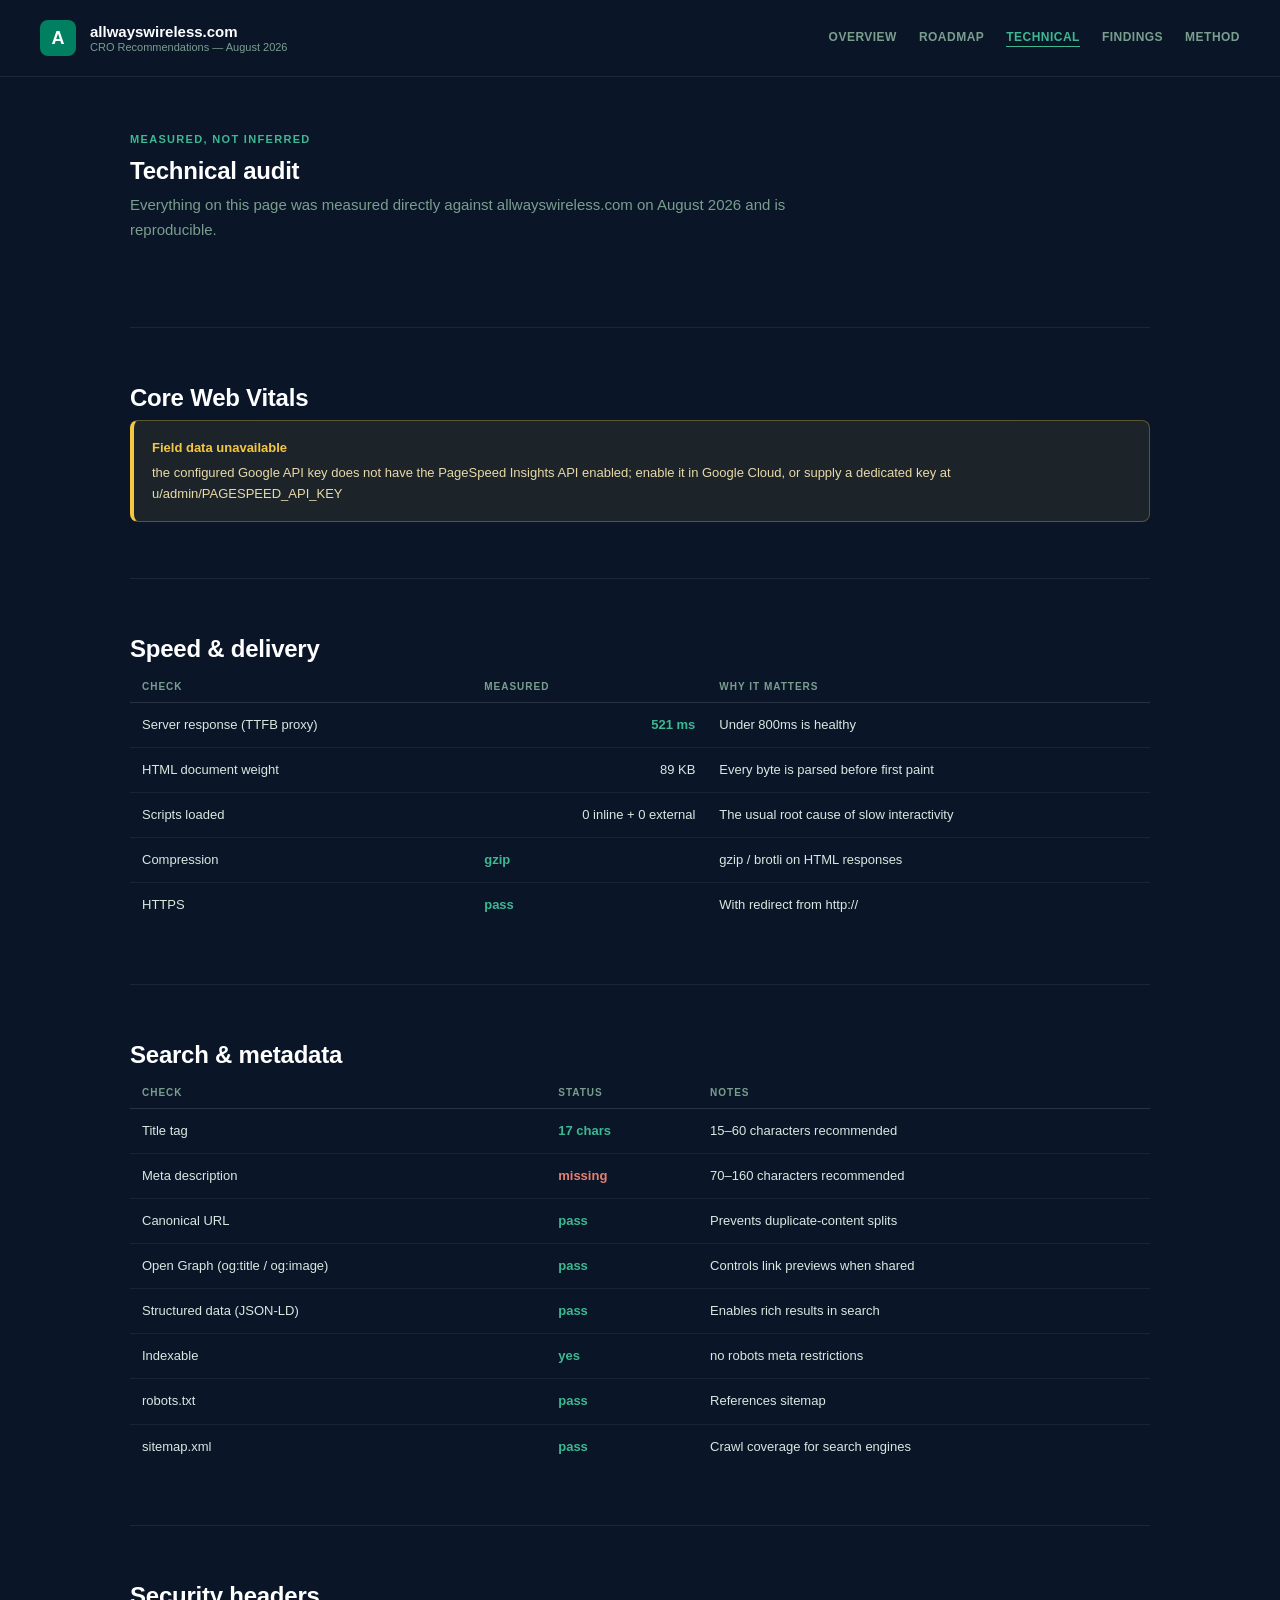
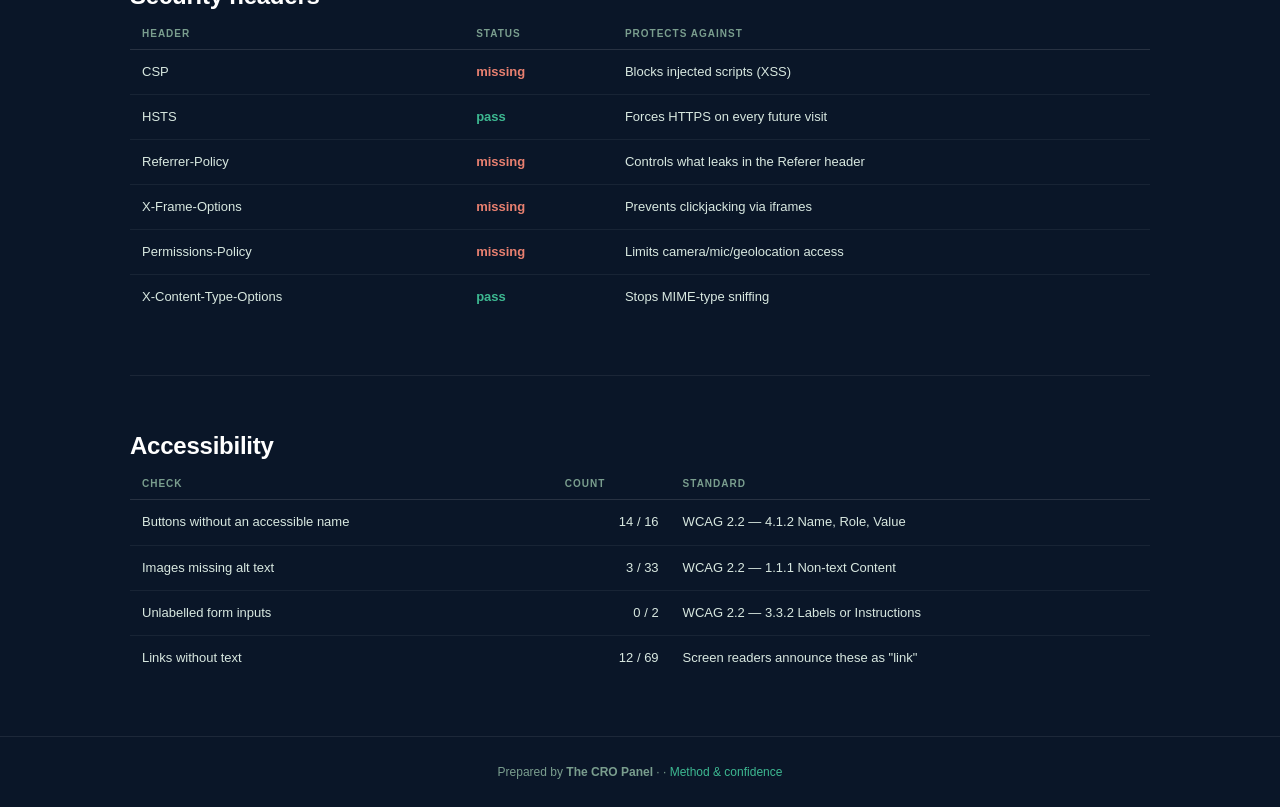
<file: technical.html>
<!doctype html>
<html lang="en">
<head>
<meta charset="utf-8">
<meta name="viewport" content="width=device-width, initial-scale=1.0">
<title>Technical — allwayswireless.com</title>
<link rel="stylesheet" href="cro_system.css">
</head>
<body>
<header>
  <a class="logo-area" href="index.html" style="text-decoration:none">
    <div class="logo-dot">A</div>
    <div>
      <div class="logo-text">allwayswireless.com</div>
      <div class="logo-sub">CRO Recommendations — August 2026</div>
    </div>
  </a>
  <nav class="nav"><a href="index.html">Overview</a><a href="roadmap.html">Roadmap</a><a href="technical.html" class="active">Technical</a><a href="appendix.html">Findings</a><a href="methodology.html">Method</a></nav>
</header>

<div class="wrap">
  <div class="section">
    <div class="eyebrow-label">Measured, not inferred</div>
    <h2 class="section-title">Technical audit</h2>
    <p class="section-intro">Everything on this page was measured directly against
      allwayswireless.com on August 2026 and is reproducible.</p>
  </div>

  <div class="section">
    <h2 class="section-title">Core Web Vitals</h2>
    <div class="caveat"><strong>Field data unavailable</strong>the configured Google API key does not have the PageSpeed Insights API enabled; enable it in Google Cloud, or supply a dedicated key at u/admin/PAGESPEED_API_KEY</div>
  </div>

  <div class="section">
    <h2 class="section-title">Speed &amp; delivery</h2>
    <div class="tscroll"><table class="dtable">
      <thead><tr><th>Check</th><th class="num">Measured</th><th>Why it matters</th></tr></thead>
      <tbody>
    <tr><td>Server response (TTFB proxy)</td>
      <td class="num"><span class="check-pass">521 ms</span></td>
      <td>Under 800ms is healthy</td></tr>
    <tr><td>HTML document weight</td><td class="num">89 KB</td>
      <td>Every byte is parsed before first paint</td></tr>
    <tr><td>Scripts loaded</td>
      <td class="num">0 inline + 0 external</td>
      <td>The usual root cause of slow interactivity</td></tr>
    <tr><td>Compression</td><td><span class="check-pass">gzip</span></td>
      <td>gzip / brotli on HTML responses</td></tr>
    <tr><td>HTTPS</td><td><span class="check-pass">pass</span></td><td>With redirect from http://</td></tr></tbody></table></div>
  </div>

  <div class="section">
    <h2 class="section-title">Search &amp; metadata</h2>
    
    <div class="tscroll"><table class="dtable">
      <thead><tr><th>Check</th><th>Status</th><th>Notes</th></tr></thead>
      <tbody>
    <tr><td>Title tag</td><td><span class="check-pass">17 chars</span></td>
      <td>15–60 characters recommended</td></tr>
    <tr><td>Meta description</td><td><span class="check-fail">missing</span></td>
      <td>70–160 characters recommended</td></tr>
    <tr><td>Canonical URL</td><td><span class="check-pass">pass</span></td><td>Prevents duplicate-content splits</td></tr>
    <tr><td>Open Graph (og:title / og:image)</td><td><span class="check-pass">pass</span></td>
      <td>Controls link previews when shared</td></tr>
    <tr><td>Structured data (JSON-LD)</td><td><span class="check-pass">pass</span></td>
      <td>Enables rich results in search</td></tr>
    <tr><td>Indexable</td><td><span class="check-pass">yes</span></td>
      <td>no robots meta restrictions</td></tr>
    <tr><td>robots.txt</td><td><span class="check-pass">pass</span></td>
      <td>References sitemap</td></tr>
    <tr><td>sitemap.xml</td><td><span class="check-pass">pass</span></td>
      <td>Crawl coverage for search engines</td></tr></tbody></table></div>
  </div>

  <div class="section">
    <h2 class="section-title">Security headers</h2>
    <div class="tscroll"><table class="dtable">
      <thead><tr><th>Header</th><th>Status</th><th>Protects against</th></tr></thead>
      <tbody><tr><td>CSP</td><td><span class="check-fail">missing</span></td><td>Blocks injected scripts (XSS)</td></tr><tr><td>HSTS</td><td><span class="check-pass">pass</span></td><td>Forces HTTPS on every future visit</td></tr><tr><td>Referrer-Policy</td><td><span class="check-fail">missing</span></td><td>Controls what leaks in the Referer header</td></tr><tr><td>X-Frame-Options</td><td><span class="check-fail">missing</span></td><td>Prevents clickjacking via iframes</td></tr><tr><td>Permissions-Policy</td><td><span class="check-fail">missing</span></td><td>Limits camera/mic/geolocation access</td></tr><tr><td>X-Content-Type-Options</td><td><span class="check-pass">pass</span></td><td>Stops MIME-type sniffing</td></tr></tbody></table></div>
  </div>

  <div class="section">
    <h2 class="section-title">Accessibility</h2>
    <div class="tscroll"><table class="dtable">
      <thead><tr><th>Check</th><th class="num">Count</th><th>Standard</th></tr></thead>
      <tbody>
    <tr><td>Buttons without an accessible name</td>
      <td class="num">14 / 16</td>
      <td>WCAG 2.2 — 4.1.2 Name, Role, Value</td></tr>
    <tr><td>Images missing alt text</td>
      <td class="num">3 / 33</td>
      <td>WCAG 2.2 — 1.1.1 Non-text Content</td></tr>
    <tr><td>Unlabelled form inputs</td>
      <td class="num">0 / 2</td>
      <td>WCAG 2.2 — 3.3.2 Labels or Instructions</td></tr>
    <tr><td>Links without text</td>
      <td class="num">12 / 69</td>
      <td>Screen readers announce these as "link"</td></tr></tbody></table></div>
  </div>
</div>
<div class="footer">
  Prepared by <strong>The CRO Panel</strong> · <a href="mailto:"></a> · <a href="methodology.html">Method &amp; confidence</a>
</div>
<div class="modal-overlay" id="modal-root"><div class="modal-box"></div></div>
<script>
(function(){
  var root=document.getElementById('modal-root');
  function close(){root.classList.remove('open');}
  document.addEventListener('click',function(e){
    var b=e.target.closest('[data-m]');
    if(b){var t=document.getElementById('m-'+b.getAttribute('data-m'));
      if(t){root.querySelector('.modal-box').innerHTML=
        '<button class="modal-close" aria-label="Close">\u00d7</button>'+t.innerHTML;
        root.classList.add('open');}return;}
    if(e.target.closest('.modal-close')||e.target===root)close();
  });
  document.addEventListener('keydown',function(e){if(e.key==='Escape')close();});
  /* The miniature is markup authored at 1280px, scaled to the card width.
     Real screenshots on a narrow viewport are stacked at full width instead,
     so scaling them would shrink them to about a third of the card. The inline
     transform has to be cleared as well as skipped, because a resize past the
     breakpoint leaves the previous value behind. */
  function scale(){
    var stack=window.matchMedia('(max-width: 700px)').matches;
    document.querySelectorAll('.card-preview .preview-inner').forEach(function(el){
      var host=el.parentElement;if(!host)return;
      if(stack&&el.classList.contains('photo')){
        el.style.transform='';host.style.height='';return;}
      var w=host.clientWidth;if(!w)return;
      var s=w/1280;el.style.transform='scale('+s+')';
      host.style.height=Math.round(514*s)+'px';});
  }
  scale();window.addEventListener('resize',scale);
  function pos(){
    document.querySelectorAll('.shot-scroll[data-frac]').forEach(function(el){
      var img=el.querySelector('img');
      var go=function(){var f=parseFloat(el.getAttribute('data-frac'))||0;
        el.scrollTop=f*(el.scrollHeight-el.clientHeight);};
      if(img&&!img.complete){img.addEventListener('load',go);}else{go();}
    });
  }
  pos();
})();
</script>
</body>
</html>
</file>
<file: cro_system.css>
/* ============================================================
   CRO PANEL DESIGN SYSTEM
   Tokens and rules extracted verbatim from the reference
   deliverable (nomad-cro-mockups). Shared by the index page
   and every before/after mockup page.
   ============================================================ */

*, *::before, *::after { box-sizing: border-box; margin: 0; padding: 0; }

:root {
  --green:   #008061;
  --teal:    #3DB891;
  --navy:    #0A1628;
  --mid:     #112240;
  --light:   #1A3357;
  --muted:   #7A9E8E;
  --off:     #D8E8E0;
  --white:   #ffffff;
  --red:     #C0392B;
  --gold:    #F5C842;
}

body {
  font-family: -apple-system, BlinkMacSystemFont, 'Segoe UI', sans-serif;
  background: var(--navy);
  color: var(--white);
  min-height: 100vh;
}

/* ── Header ───────────────────────────────────────────────── */
header {
  border-bottom: 1px solid rgba(255,255,255,0.08);
  padding: 20px 40px;
  display: flex;
  align-items: center;
  justify-content: space-between;
}
.logo-area { display: flex; align-items: center; gap: 14px; }
.logo-dot {
  width: 36px; height: 36px;
  background: var(--green);
  border-radius: 8px;
  display: flex; align-items: center; justify-content: center;
  font-size: 18px; font-weight: 900; color: #fff;
}
.logo-text { font-size: 15px; font-weight: 700; color: var(--white); }
.logo-sub  { font-size: 11px; color: var(--muted); margin-top: 1px; }
.header-tag {
  background: rgba(0,128,97,0.15);
  border: 1px solid rgba(0,128,97,0.4);
  border-radius: 20px;
  padding: 5px 14px;
  font-size: 11px;
  font-weight: 700;
  color: var(--teal);
  letter-spacing: 0.06em;
  text-transform: uppercase;
}

/* ── Hero ─────────────────────────────────────────────────── */
.hero {
  text-align: center;
  padding: 72px 40px 56px;
  max-width: 780px;
  margin: 0 auto;
}
.hero-eyebrow {
  color: var(--teal);
  font-size: 11px;
  font-weight: 700;
  letter-spacing: 0.14em;
  text-transform: uppercase;
  margin-bottom: 16px;
}
.hero h1 {
  font-size: 42px;
  font-weight: 900;
  line-height: 1.1;
  margin-bottom: 16px;
  background: linear-gradient(135deg, #fff 60%, var(--teal));
  -webkit-background-clip: text;
  -webkit-text-fill-color: transparent;
  background-clip: text;
}
.hero p {
  color: var(--off);
  font-size: 17px;
  line-height: 1.6;
  max-width: 62ch;          /* a readable measure, not the container width */
  margin: 0 auto 32px;
  text-align: left;         /* centred paragraphs lose the left margin */
}
.hero-meta {
  display: flex;
  align-items: center;
  justify-content: center;
  gap: 24px;
  font-size: 12px;
  color: rgba(255,255,255,0.35);
}
.hero-meta span { display: flex; align-items: center; gap: 6px; }
.hero-meta .dot { width: 4px; height: 4px; background: rgba(255,255,255,0.2); border-radius: 50%; }

/* ── Priority strip ───────────────────────────────────────── */
.priority-strip {
  display: flex;
  gap: 0;
  max-width: 900px;
  margin: 0 auto 64px;
  border-radius: 12px;
  overflow: hidden;
  border: 1px solid rgba(255,255,255,0.08);
}
.pitem {
  flex: 1;
  padding: 16px 14px;
  text-align: center;
  background: var(--mid);
  border-right: 1px solid rgba(255,255,255,0.06);
  transition: background 0.15s;
}
.pitem:last-child { border-right: none; }
.pitem:hover { background: var(--light); }
.pitem .pnum {
  font-size: 10px;
  font-weight: 700;
  letter-spacing: 0.1em;
  text-transform: uppercase;
  color: var(--muted);
  margin-bottom: 4px;
}
.pitem .ptitle {
  font-size: 12px;
  font-weight: 700;
  color: var(--white);
  line-height: 1.3;
}
.pitem .pbadge {
  display: inline-block;
  margin-top: 6px;
  font-size: 9px;
  font-weight: 700;
  letter-spacing: 0.06em;
  text-transform: uppercase;
  padding: 2px 8px;
  border-radius: 20px;
}
.badge-urgent { background: rgba(192,57,43,0.25); color: #e88070; }
.badge-high   { background: rgba(0,128,97,0.25);  color: var(--teal); }

/* ── Cards grid ───────────────────────────────────────────── */
.cards-section {
  max-width: 1100px;
  margin: 0 auto;
  padding: 0 40px 80px;
}
.section-label {
  font-size: 11px;
  font-weight: 700;
  letter-spacing: 0.12em;
  text-transform: uppercase;
  color: var(--muted);
  margin-bottom: 24px;
  padding-bottom: 10px;
  border-bottom: 1px solid rgba(255,255,255,0.08);
}
.cards { display: grid; grid-template-columns: repeat(2, 1fr); gap: 20px; }

.cards > .card {
  background: var(--mid);
  border: 1px solid rgba(255,255,255,0.07);
  border-radius: 16px;
  overflow: hidden;
  text-decoration: none;
  display: block;
  transition: transform 0.18s, border-color 0.18s, box-shadow 0.18s;
}
.cards > .card:hover {
  transform: translateY(-3px);
  border-color: rgba(0,128,97,0.5);
  box-shadow: 0 12px 40px rgba(0,0,0,0.35);
}

/* The preview is the real mockup markup, rendered at true page width
   (1280px, same as a mockup page) and scaled to fit the 500px card.
   Scale factor = 498 / 1280 = 0.389, so the card shows a faithful
   miniature of the page rather than a re-styled approximation. */
.card-preview {
  position: relative;
  height: 200px;
  overflow: hidden;
  background: var(--navy);
}
.card-preview .preview-inner {
  display: flex;
  width: 1280px;
  height: 514px;
  transform: scale(0.389);
  transform-origin: top left;
  pointer-events: none;
}
.preview-half {
  flex: 0 0 639px;
  width: 639px;
  display: flex;
  flex-direction: column;
  min-width: 0;
  overflow: hidden;
}
.preview-bar {
  padding: 8px 0;
  text-align: center;
  font-size: 9px;
  font-weight: 800;
  letter-spacing: 0.1em;
  text-transform: uppercase;
  flex-shrink: 0;
}
.bar-red   { background: #C0392B; color: #fff; }
.bar-green { background: #008061; color: #fff; }
.preview-body {
  flex: 1;
  display: flex;
  align-items: stretch;
  justify-content: stretch;
  background: var(--navy);
  overflow: hidden;
}
.preview-body > * { width: 100%; }
.preview-divider { width: 2px; background: rgba(255,255,255,0.1); flex-shrink: 0; }

/* The surface fills the preview viewport instead of its 520px page height. */
.preview-body .surface {
  min-height: 0;
  height: 100%;
  padding: 28px 32px;
  justify-content: flex-start;
}

/* ── Card body ────────────────────────────────────────────── */
.card-body { padding: 22px 24px 24px; }
.card-priority {
  display: flex;
  align-items: center;
  gap: 8px;
  margin-bottom: 10px;
}
.priority-num {
  width: 22px; height: 22px;
  border-radius: 6px;
  display: flex; align-items: center; justify-content: center;
  font-size: 11px; font-weight: 800; color: #fff;
  flex-shrink: 0;
}
.num-urgent { background: var(--red); }
.num-high   { background: var(--green); }
.priority-label {
  font-size: 10px;
  font-weight: 700;
  letter-spacing: 0.08em;
  text-transform: uppercase;
}
.label-urgent { color: #e88070; }
.label-high   { color: var(--teal); }
.card-body h2 {
  font-size: 17px;
  font-weight: 800;
  color: var(--white);
  line-height: 1.3;
  margin-bottom: 8px;
}
.card-body p {
  font-size: 13px;
  line-height: 1.6;
  color: var(--muted);
  margin-bottom: 14px;
}
.card-link {
  font-size: 12px;
  font-weight: 700;
  color: var(--teal);
  display: inline-flex;
  align-items: center;
  gap: 6px;
}
.card-link .arrow { transition: transform 0.15s; }
.cards > .card:hover .card-link .arrow { transform: translateX(3px); }

/* ── Footer ───────────────────────────────────────────────── */
.footer {
  border-top: 1px solid rgba(255,255,255,0.08);
  padding: 28px 40px;
  text-align: center;
  font-size: 12px;
  color: var(--muted);
}
.footer a { color: var(--teal); text-decoration: none; }

/* ============================================================
   MOCKUP PAGES — split-screen before / after
   ============================================================ */
body.mockup { background: #f0f0f0; }

.page { display: flex; gap: 0; width: 1280px; margin: 0 auto; }
.col  { flex: 1; display: flex; flex-direction: column; min-width: 0; }
.divider { width: 2px; background: rgba(0,0,0,0.12); flex-shrink: 0; }

.label-bar {
  text-align: center;
  padding: 14px 16px;
  white-space: nowrap;
  overflow: hidden;
  text-overflow: ellipsis;
  font-size: 13px;
  font-weight: 700;
  letter-spacing: 0.08em;
  text-transform: uppercase;
}
.label-current     { background: #c0392b; color: #fff; }
.label-recommended { background: #008061; color: #fff; }

/* The dark UI surface that holds the reproduced interface. */
.surface {
  background: var(--navy);
  min-height: 520px;
  display: flex;
  flex-direction: column;
  align-items: center;
  justify-content: center;
  padding: 60px 48px;
  text-align: center;
  position: relative;
  overflow: hidden;
  flex: 1;
}
.surface .eyebrow {
  color: var(--teal);
  font-size: 11px;
  font-weight: 700;
  letter-spacing: 0.12em;
  text-transform: uppercase;
  margin-bottom: 16px;
}
.surface h1 {
  color: var(--white);
  font-size: 38px;
  font-weight: 800;
  line-height: 1.15;
  margin-bottom: 14px;
  max-width: 560px;
}
.surface h2 {
  color: var(--white);
  font-size: 26px;
  font-weight: 800;
  line-height: 1.2;
  margin-bottom: 12px;
}
.surface h3 {
  color: var(--white);
  font-size: 18px;
  font-weight: 700;
  margin-bottom: 10px;
}
.surface p {
  color: #9bb8a8;
  font-size: 16px;
  line-height: 1.6;
  margin-bottom: 24px;
  max-width: 460px;
}
.surface ul { list-style: none; margin-bottom: 20px; }
.surface li {
  color: #a8d4be;
  font-size: 14px;
  line-height: 1.9;
  text-align: left;
}

span.btn-primary, span.btn-secondary { text-decoration: none; }
.btn-primary {
  background: var(--green);
  color: #fff;
  border: none;
  padding: 16px 32px;
  font-size: 15px;
  font-weight: 700;
  border-radius: 6px;
  cursor: pointer;
  display: inline-block;
  margin: 0 6px 12px;
  letter-spacing: 0.04em;
  text-transform: uppercase;
}
.btn-secondary {
  background: transparent;
  color: #fff;
  border: 2px solid rgba(255,255,255,0.4);
  padding: 14px 28px;
  font-size: 14px;
  font-weight: 600;
  border-radius: 6px;
  cursor: pointer;
  display: inline-block;
  margin: 0 6px 12px;
}

/* Form primitives for lead-capture mockups */
.field, .surface input, .surface select, .surface textarea {
  display: block;
  background: rgba(255,255,255,0.07);
  border: 1px solid rgba(255,255,255,0.14);
  border-radius: 5px;
  padding: 12px 14px;
  color: #cfe3d8;
  font-size: 13px;
  text-align: left;
  margin-bottom: 8px;
  width: 100%;
}
.field-label, .surface label {
  display: block;
  color: var(--muted);
  font-size: 10px;
  font-weight: 700;
  letter-spacing: 0.08em;
  text-transform: uppercase;
  text-align: left;
  margin-bottom: 4px;
  width: 100%;
}
.field.removed, .removed { opacity: 0.32; text-decoration: line-through; }
.surface input::placeholder, .surface textarea::placeholder { color: #7d94a4; }
.surface input:focus, .surface select:focus, .surface textarea:focus { outline: 2px solid var(--green); }
/* keep a label and its control stacked, never overlapping */
.surface form, .surface .form { width: 100%; max-width: 420px; }
.price {
  color: var(--white);
  font-size: 34px;
  font-weight: 900;
  line-height: 1;
  margin-bottom: 6px;
}
.pill {
  display: inline-block;
  background: rgba(255,255,255,0.06);
  border: 1px solid rgba(255,255,255,0.14);
  border-radius: 20px;
  padding: 4px 12px;
  color: var(--muted);
  font-size: 11px;
  margin: 0 4px 6px;
}

/* Callouts */
.problem-callout {
  background: rgba(232,93,74,0.18);
  border: 1px solid #e85d4a;
  border-left: 4px solid #e85d4a;
  border-radius: 6px;
  padding: 14px 16px;
  margin-top: 26px;
  color: #ffb3a7;
  font-size: 13px;
  line-height: 1.6;
  text-align: left;
  max-width: 520px;
}
.problem-callout strong { color: #ff8f7a; display: block; margin-bottom: 4px; }

.win-callout, .good-callout {
  background: rgba(0,128,97,0.15);
  border: 1px solid var(--green);
  border-left: 4px solid var(--green);
  border-radius: 6px;
  padding: 14px 16px;
  margin-top: 26px;
  color: #a8e8d0;
  font-size: 13px;
  line-height: 1.6;
  text-align: left;
  max-width: 520px;
}
.win-callout strong, .good-callout strong { color: var(--teal); display: block; margin-bottom: 4px; }

/* PROBLEM / FIX annotation panels beneath each column */
.annotation {
  background: #fff;
  border-left: 4px solid var(--red);
  padding: 22px 26px;
  color: #24303a;
  font-size: 14px;
  line-height: 1.65;
}
.annotation.good { border-left-color: var(--green); }
.annotation strong {
  display: block;
  font-size: 11px;
  font-weight: 800;
  letter-spacing: 0.1em;
  text-transform: uppercase;
  color: #6b7a86;
  margin-bottom: 8px;
}

/* ============================================================
   REPORT PAGES — scorecard, roadmap, findings, methodology
   Same tokens as the mockups; these are the surrounding document.
   ============================================================ */

.wrap { max-width: 1100px; margin: 0 auto; padding: 0 40px; }
.wrap-narrow { max-width: 820px; margin: 0 auto; padding: 0 40px; }

/* Header navigation */
.nav { display: flex; align-items: center; gap: 22px; }
.nav a {
  color: var(--muted); text-decoration: none; font-size: 12px;
  font-weight: 600; letter-spacing: 0.04em; text-transform: uppercase;
  padding-bottom: 2px; border-bottom: 1px solid transparent;
}
.nav a:hover { color: var(--off); }
.nav a.active { color: var(--teal); border-bottom-color: var(--teal); }

/* Section furniture */
.section { padding: 56px 0; border-top: 1px solid rgba(255,255,255,0.07); }
.section:first-of-type { border-top: none; }
.section h2.section-title {
  font-size: 24px; font-weight: 800; color: var(--white);
  margin-bottom: 8px; letter-spacing: -0.01em;
}
.section .section-intro {
  color: var(--muted); font-size: 15px; line-height: 1.65;
  max-width: 680px; margin-bottom: 28px;
}
.eyebrow-label {
  font-size: 11px; font-weight: 700; letter-spacing: 0.12em;
  text-transform: uppercase; color: var(--teal); margin-bottom: 12px;
}

/* Scorecard */
.scorecard {
  display: grid; grid-template-columns: 220px 1fr; gap: 28px;
  background: var(--mid); border: 1px solid rgba(255,255,255,0.08);
  border-radius: 16px; padding: 28px; align-items: center;
}
.grade-dial { text-align: center; }
.grade-letter {
  font-size: 72px; font-weight: 900; line-height: 1;
  background: linear-gradient(135deg, #fff 40%, var(--teal));
  -webkit-background-clip: text; -webkit-text-fill-color: transparent; background-clip: text;
}
.grade-score { color: var(--muted); font-size: 13px; margin-top: 6px; }
.surface-rows { display: flex; flex-direction: column; gap: 10px; }
.surface-row { display: grid; grid-template-columns: 1fr 90px 46px; gap: 14px; align-items: center; }
.surface-row .sname { font-size: 13px; color: var(--off); font-weight: 600; }
.bar-track { height: 8px; background: rgba(255,255,255,0.08); border-radius: 20px; overflow: hidden; }
.bar-fill { height: 100%; border-radius: 20px; background: var(--green); }
.bar-fill.warn { background: var(--gold); }
.bar-fill.bad  { background: var(--red); }
.surface-row .sgrade { font-size: 13px; font-weight: 800; color: var(--white); text-align: right; }

/* Stat tiles */
.tiles { display: grid; grid-template-columns: repeat(4, 1fr); gap: 16px; }
.tile {
  background: var(--mid); border: 1px solid rgba(255,255,255,0.08);
  border-radius: 12px; padding: 20px;
}
.tile .tval { font-size: 26px; font-weight: 900; color: var(--white); line-height: 1.1; }
.tile .tlabel {
  font-size: 11px; color: var(--muted); margin-top: 6px;
  letter-spacing: 0.06em; text-transform: uppercase; font-weight: 700;
}
.tile .tnote { font-size: 12px; color: var(--muted); margin-top: 8px; line-height: 1.5; }

/* Data tables */
.dtable { width: 100%; border-collapse: collapse; font-size: 13px; }
.dtable th {
  text-align: left; color: var(--muted); font-size: 10px; font-weight: 700;
  letter-spacing: 0.1em; text-transform: uppercase;
  padding: 10px 12px; border-bottom: 1px solid rgba(255,255,255,0.12);
}
.dtable td {
  padding: 12px; color: var(--off); border-bottom: 1px solid rgba(255,255,255,0.06);
  vertical-align: top; line-height: 1.55;
}
.dtable tr:last-child td { border-bottom: none; }
.dtable td.num { text-align: right; font-variant-numeric: tabular-nums; white-space: nowrap; }
.dtable .yes { color: var(--teal); font-weight: 700; }
.dtable .no  { color: #6a7f8c; }

/* Badges */
.badge {
  display: inline-block; font-size: 10px; font-weight: 700;
  letter-spacing: 0.06em; text-transform: uppercase;
  padding: 3px 9px; border-radius: 20px; white-space: nowrap;
}
.badge-urgent   { background: rgba(192,57,43,0.25); color: #e88070; }
.badge-high     { background: rgba(0,128,97,0.25);  color: var(--teal); }
.badge-medium   { background: rgba(245,200,66,0.18); color: var(--gold); }
.badge-verified { background: rgba(61,184,145,0.18); color: var(--teal); }
.badge-effort   { background: rgba(255,255,255,0.08); color: var(--off); }
.badge-row { display: flex; flex-wrap: wrap; gap: 8px; align-items: center; }

/* Evidence */
.evidence-list { list-style: none; display: flex; flex-direction: column; gap: 12px; }
.evidence-list li {
  background: rgba(255,255,255,0.03); border-left: 3px solid var(--teal);
  border-radius: 0 8px 8px 0; padding: 14px 16px;
  color: var(--off); font-size: 14px; line-height: 1.6;
}
.agreement {
  display: inline-flex; align-items: center; gap: 8px;
  background: rgba(0,128,97,0.12); border: 1px solid rgba(0,128,97,0.35);
  border-radius: 20px; padding: 6px 14px; color: var(--teal);
  font-size: 12px; font-weight: 700; margin-bottom: 18px;
}

/* Caveat / assumption box */
.caveat {
  background: rgba(245,200,66,0.08); border: 1px solid rgba(245,200,66,0.3);
  border-left: 4px solid var(--gold); border-radius: 8px;
  padding: 16px 18px; color: #e8d9a8; font-size: 13px; line-height: 1.65;
}
.caveat strong { color: var(--gold); display: block; margin-bottom: 4px; }

/* Dev spec */
.spec { display: grid; grid-template-columns: 170px 1fr; gap: 0; }
.spec dt {
  font-size: 10px; font-weight: 700; letter-spacing: 0.1em; text-transform: uppercase;
  color: var(--muted); padding: 12px 0; border-top: 1px solid rgba(255,255,255,0.07);
}
.spec dd {
  font-size: 14px; color: var(--off); line-height: 1.6;
  padding: 12px 0; border-top: 1px solid rgba(255,255,255,0.07);
}
.spec dt:first-of-type, .spec dd:first-of-type { border-top: none; }
.mono { font-family: ui-monospace, SFMono-Regular, Menlo, Consolas, monospace; font-size: 13px; }

/* Roadmap */
.weeks { display: grid; grid-template-columns: repeat(4, 1fr); gap: 16px;
         align-items: stretch; }  /* ragged column bottoms read as unfinished */
.week { display: flex; flex-direction: column; }
.week-body { display: flex; flex-direction: column; flex: 1; }
/* the cumulative figure anchors to the bottom so the four columns line up */
.week-cum { margin-top: auto; border-top: 1px solid rgba(255,255,255,0.08);
            padding-top: 12px; }
.week-watch { margin: 12px 0 4px; font-size: 12px; line-height: 1.5;
              color: var(--muted); }
.week-watch span { display: block; font-size: 10px; font-weight: 700;
                   letter-spacing: 0.08em; text-transform: uppercase;
                   color: var(--teal); margin-bottom: 2px; }
.week {
  background: var(--mid); border: 1px solid rgba(255,255,255,0.08);
  border-radius: 14px; overflow: hidden;
}
.week-head { padding: 16px 18px; background: rgba(0,128,97,0.14); border-bottom: 1px solid rgba(255,255,255,0.08); }
.week-num { font-size: 11px; font-weight: 800; letter-spacing: 0.1em; text-transform: uppercase; color: var(--teal); }
.week-theme { font-size: 13px; color: var(--white); font-weight: 700; margin-top: 4px; line-height: 1.35; }
.week-body { padding: 14px 18px 18px; display: flex; flex-direction: column; gap: 12px; }
.week-item { border-left: 2px solid rgba(255,255,255,0.14); padding-left: 12px; }
.week-item a { color: var(--white); font-size: 13px; font-weight: 700; text-decoration: none; line-height: 1.35; display: block; }
.week-item a:hover { color: var(--teal); }
.week-item .wmeta { font-size: 11px; color: var(--muted); margin-top: 5px; }
.week-empty { color: var(--muted); font-size: 12px; font-style: italic; }

/* Finding detail header */
.finding-head { padding: 40px 0 28px; }
.finding-head h1 {
  font-size: 34px; font-weight: 900; color: var(--white);
  line-height: 1.15; margin: 12px 0; letter-spacing: -0.02em;
}
.finding-head .thesis { color: var(--off); font-size: 17px; line-height: 1.65; max-width: 720px; }
.rank-chip {
  display: inline-flex; align-items: center; justify-content: center;
  width: 26px; height: 26px; border-radius: 7px; font-size: 12px; font-weight: 800; color: #fff;
}
.rank-urgent { background: var(--red); }
.rank-high   { background: var(--green); }
.rank-medium { background: #8a7320; }

/* Split view inside a finding page */
.split { display: flex; width: 100%; border-radius: 12px; overflow: hidden; border: 1px solid rgba(255,255,255,0.1); }
.split .col { flex: 1; min-width: 0; display: flex; flex-direction: column; }
.split .divider { width: 2px; background: rgba(255,255,255,0.12); }

/* Pager */
.pager { display: flex; justify-content: space-between; gap: 16px; padding: 32px 0 12px; }
.pager a { color: var(--teal); text-decoration: none; font-size: 13px; font-weight: 700; }
.pager a:hover { color: var(--off); }

/* Source list */
.sources { list-style: none; display: flex; flex-direction: column; gap: 14px; }
.sources li { color: var(--muted); font-size: 13px; line-height: 1.6; }
.sources a { color: var(--teal); text-decoration: none; }
.sources a:hover { text-decoration: underline; }
.sources .claim { color: var(--off); display: block; margin-top: 2px; }




/* ============================================================
   v3 — modals, screenshots, diff chips, thumbnails, downloads
   ============================================================ */

/* "How did we get this?" links + modal */
.explain {
  background: none; border: none; cursor: pointer;
  color: var(--teal); font-size: 11px; font-weight: 700;
  display: inline-flex; align-items: center; gap: 5px;
  padding: 4px 0 0; letter-spacing: 0.02em;
}
.explain::before {
  content: "?"; display: inline-flex; align-items: center; justify-content: center;
  width: 14px; height: 14px; border-radius: 50%;
  border: 1.5px solid currentColor; font-size: 9px; flex-shrink: 0;
}
.explain:hover { color: var(--off); }

.modal-overlay {
  position: fixed; inset: 0; background: rgba(4, 10, 20, 0.78);
  display: none; align-items: center; justify-content: center;
  z-index: 100; padding: 20px; backdrop-filter: blur(3px);
}
.modal-overlay.open { display: flex; }
.modal-box {
  background: var(--mid); border: 1px solid rgba(255,255,255,0.14);
  border-radius: 16px; max-width: 640px; width: 100%;
  max-height: 82vh; overflow-y: auto; padding: 28px 30px;
  box-shadow: 0 24px 80px rgba(0,0,0,0.5);
}
.modal-box h3 {
  color: var(--white); font-size: 17px; font-weight: 800; margin-bottom: 14px;
  padding-right: 40px;
}
.modal-box p { color: var(--off); font-size: 14px; line-height: 1.7; margin-bottom: 12px; }
.modal-box .formula {
  font-family: ui-monospace, SFMono-Regular, Menlo, Consolas, monospace;
  background: rgba(0,0,0,0.3); border: 1px solid rgba(255,255,255,0.1);
  border-radius: 8px; padding: 14px 16px; color: var(--teal);
  font-size: 13px; line-height: 1.7; margin: 12px 0; overflow-x: auto;
  white-space: pre-wrap;
}
.modal-box table { width: 100%; border-collapse: collapse; margin: 12px 0; font-size: 13px; }
.modal-box th { text-align: left; color: var(--muted); font-size: 10px;
  text-transform: uppercase; letter-spacing: 0.08em; padding: 8px 10px;
  border-bottom: 1px solid rgba(255,255,255,0.14); }
.modal-box td { color: var(--off); padding: 8px 10px; border-bottom: 1px solid rgba(255,255,255,0.06); }
.modal-box td.num { text-align: right; font-variant-numeric: tabular-nums; }
.modal-close {
  position: sticky; top: 0; float: right; margin: -8px -10px 0 0;
  background: rgba(255,255,255,0.08); border: none; color: var(--off);
  width: 30px; height: 30px; border-radius: 8px; cursor: pointer;
  font-size: 15px; line-height: 1;
}
.modal-close:hover { background: rgba(255,255,255,0.16); }

/* Real screenshots of the target site */
.shotwrap { position: relative; background: #fff; overflow: hidden; flex: 1; min-height: 440px; }
.shotwrap.shot-window img.shot { object-position: top center; }
.shot-scroll { position: absolute; inset: 0; overflow-y: auto; scrollbar-width: thin;
  scrollbar-color: rgba(255,255,255,0.35) transparent; }
.shot-scroll img.shot-full { display: block; width: 100%; height: auto; }
.photo-side { background: #0d1117; flex: none; height: auto; min-height: 0; max-height: none; }
.photo-side img.shot-pair { display: block; width: 100%; height: auto; }
.photo-note { margin-top: 10px; font-size: 12px; color: var(--muted); text-align: center; }
.diff-chips.chips-overlay { position: absolute; top: 10px; left: 10px; right: 10px; z-index: 2;
  margin: 0; padding: 0; background: none; border: none; }
.diff-chips.chips-overlay .chip { background: rgba(9,14,22,0.85); border: 1px solid rgba(61,184,145,0.6);
  color: #7fe0c0; backdrop-filter: blur(3px); }
.fix-bar { margin-top: 14px; padding: 14px 18px; background: rgba(0,128,97,0.10);
  border: 1px solid rgba(0,128,97,0.4); border-radius: 10px; font-size: 14px;
  color: var(--off); line-height: 1.55; }
.fix-bar strong { color: var(--teal); display: block; font-size: 11px; letter-spacing: 0.08em;
  text-transform: uppercase; margin-bottom: 4px; }
.shot-hint { position: absolute; top: 10px; right: 12px; z-index: 2;
  background: rgba(9,14,22,0.78); color: rgba(255,255,255,0.85);
  font-size: 10px; font-weight: 700; letter-spacing: 0.06em; text-transform: uppercase;
  padding: 4px 9px; border-radius: 20px; pointer-events: none; }
/* RECOMMENDED rendered over the dimmed real page for shared context */
.rec-stage { position: relative; min-height: 440px; overflow: hidden; flex: 1;
  background-size: cover; background-position: top center; }
.rec-stage .rec-dim { position: absolute; inset: 0;
  background: linear-gradient(rgba(9,14,22,0.90), rgba(9,14,22,0.96)); }
.rec-stage .rec-card { position: relative; z-index: 1; min-height: 100%;
  display: flex; align-items: center; justify-content: center; padding: 20px 22px; }
.rec-stage .rec-card > * { width: 100%; }
.shotwrap img.shot { display: block; width: 100%; height: 100%; object-fit: cover; object-position: top; }
.shot-tag {
  position: absolute; left: 14px; right: 14px; bottom: 14px;
  background: rgba(16, 24, 36, 0.92); border: 1px solid #e85d4a;
  border-left: 4px solid #e85d4a; border-radius: 8px;
  padding: 12px 14px; color: #ffc7bd; font-size: 13px; line-height: 1.55;
  backdrop-filter: blur(4px);
}
.shot-tag strong { color: #ff9583; display: block; margin-bottom: 3px; font-size: 12px; }
.preview-half .shotwrap { min-height: 0; }
.preview-half img.shot { height: 100%; }

/* Diff chips — what changed between the two sides */
.diff-chips {
  display: flex; flex-wrap: wrap; gap: 8px;
  padding: 12px 16px; background: rgba(0,0,0,0.25);
  border-bottom: 1px solid rgba(255,255,255,0.08);
}
.diff-chips .chip {
  display: inline-flex; align-items: center; gap: 6px;
  background: rgba(61,184,145,0.14); border: 1px solid rgba(61,184,145,0.4);
  border-radius: 20px; padding: 4px 12px;
  color: var(--teal); font-size: 11.5px; font-weight: 700; line-height: 1.35;
}
.diff-chips .chip::before { content: "→"; font-weight: 900; }

/* Findings list with thumbnails */
.finding-row {
  display: grid; grid-template-columns: 150px 1fr auto; gap: 18px;
  background: var(--mid); border: 1px solid rgba(255,255,255,0.08);
  border-radius: 14px; padding: 14px; margin-bottom: 14px;
  text-decoration: none; align-items: center;
  transition: border-color 0.15s, transform 0.15s;
}
.finding-row:hover { border-color: rgba(0,128,97,0.5); transform: translateY(-2px); }
.finding-thumb {
  width: 150px; height: 96px; border-radius: 8px; overflow: hidden;
  background: var(--navy); position: relative;
}
.finding-thumb img { width: 100%; height: 100%; object-fit: cover; object-position: top; }
.finding-thumb .mini-surface { transform: scale(0.28); transform-origin: top left; width: 536px; height: 343px; }
.finding-row .fr-body h3 { color: var(--white); font-size: 15px; font-weight: 800; margin-bottom: 4px; }
.finding-row .fr-body p { color: var(--muted); font-size: 12.5px; line-height: 1.5; }
.finding-row .fr-meta { text-align: right; display: flex; flex-direction: column; gap: 6px; align-items: flex-end; }

/* Download buttons */
.dl-row { display: flex; flex-wrap: wrap; gap: 10px; margin-top: 18px; }
.btn-dl {
  display: inline-flex; align-items: center; gap: 8px;
  background: rgba(0,128,97,0.16); border: 1px solid rgba(0,128,97,0.5);
  border-radius: 8px; padding: 9px 16px;
  color: var(--teal); font-size: 12.5px; font-weight: 700; text-decoration: none;
}
.btn-dl:hover { background: rgba(0,128,97,0.28); }
.btn-dl::before { content: "↓"; font-weight: 900; }

/* Technical audit page */
.tech-grid { display: grid; grid-template-columns: repeat(3, 1fr); gap: 16px; margin-bottom: 8px; }
.check-pass { color: var(--teal); font-weight: 700; }
.check-warn { color: var(--gold); font-weight: 700; }
.check-fail { color: #e88070; font-weight: 700; }

/* Method page telemetry */
.trace { border-left: 2px solid rgba(255,255,255,0.14); margin-left: 8px; }
.trace-step { position: relative; padding: 0 0 20px 24px; }
.trace-step::before {
  content: ""; position: absolute; left: -6px; top: 4px;
  width: 10px; height: 10px; border-radius: 50%;
  background: var(--teal); border: 2px solid var(--navy);
}
.trace-step .t-name { color: var(--white); font-size: 14px; font-weight: 800; }
.trace-step .t-detail { color: var(--muted); font-size: 12.5px; line-height: 1.6; margin-top: 3px; }
.trace-step .t-detail .mono { color: var(--off); }

/* Table scroll wrapper for small screens */
.tscroll { overflow-x: auto; -webkit-overflow-scrolling: touch; }

/* ============================================================
   Responsive — tablet and phone
   ============================================================ */
@media (max-width: 1180px) {
  .cards-section, .wrap { padding-left: 28px; padding-right: 28px; }
  .priority-strip { margin-left: 28px; margin-right: 28px; }
}

@media (max-width: 900px) {
  header { padding: 14px 20px; flex-wrap: wrap; gap: 12px; }
  .nav { gap: 14px; flex-wrap: wrap; }
  .hero { padding: 44px 20px 36px; }
  .hero h1 { font-size: clamp(30px, 7.5vw, 42px); }
  .hero p { font-size: 15px; }
  .hero-meta { flex-wrap: wrap; gap: 10px 18px; }

  .wrap, .wrap-narrow, .cards-section { padding-left: 20px; padding-right: 20px; }
  .section { padding: 40px 0; }

  .scorecard { grid-template-columns: 1fr; gap: 20px; padding: 22px; }
  .grade-letter { font-size: 56px; }
  .tiles, .tech-grid { grid-template-columns: repeat(2, 1fr); }
  .cards { grid-template-columns: 1fr; }
  .weeks { grid-template-columns: repeat(2, 1fr); }

  .priority-strip {
    margin-left: 20px; margin-right: 20px;
    display: grid; grid-template-columns: repeat(2, 1fr);
  }
  .pitem { border-right: none; border-bottom: 1px solid rgba(255,255,255,0.06); }

  .split { flex-direction: column; }
  .shotwrap { height: 340px; min-height: 0; max-height: none; flex: none; }
  .rec-stage { min-height: 0; }
  .split .divider { width: auto; height: 2px; }

  .spec { grid-template-columns: 1fr; }
  .spec dt { padding-bottom: 2px; border-top: 1px solid rgba(255,255,255,0.07); }
  .spec dd { padding-top: 2px; border-top: none; }

  .finding-row { grid-template-columns: 110px 1fr; }
  .finding-thumb { width: 110px; height: 72px; }
  .finding-row .fr-meta { grid-column: 1 / -1; flex-direction: row; }

  .dtable { font-size: 12px; }
  .dtable th, .dtable td { padding: 8px; }
  .finding-head h1 { font-size: clamp(24px, 6.5vw, 34px); }
}

@media (max-width: 600px) {
  .tiles, .tech-grid, .weeks, .priority-strip { grid-template-columns: 1fr; }
  .wrap, .wrap-narrow, .cards-section { padding-left: 14px; padding-right: 14px; }
  .priority-strip { margin-left: 14px; margin-right: 14px; }
  .hero { padding: 32px 14px 28px; }
  .modal-box { padding: 20px; }
  .tile .tval { font-size: 22px; }
  .card-body { padding: 16px 16px 18px; }
  .pager { flex-direction: column; }
}


/* ── Review fixes ──────────────────────────────────────────────
   Contrast, coverage statement, scorecard legend, and a mobile
   before/after layout that is actually legible at 390px. */

.priority-label, .badge, .pbadge { font-weight: 700; }

/* Medium severity previously sat dark-gold on dark brown and failed AA. */
.label-medium, .badge-medium, .num-medium, .pbadge.badge-medium {
  color: #F5C842;
  background: rgba(245, 200, 66, 0.16);
  border-color: rgba(245, 200, 66, 0.42);
}
.num-medium { color: #1A1408; background: #F5C842; }

.tval-ok { color: var(--teal); }

/* What was checked and found healthy, plus what the grade means. */
.coverage {
  margin: 22px 0 6px;
  padding: 16px 18px;
  border-left: 3px solid var(--teal);
  background: rgba(61, 184, 145, 0.07);
  border-radius: 0 8px 8px 0;
  color: var(--off);
  font-size: 14px;
  line-height: 1.6;
  max-width: 78ch;
}
.coverage strong { color: var(--white); }

/* The bars meant nothing without a stated direction. */
.surface-legend {
  color: var(--muted);
  font-size: 11px;
  font-weight: 600;
  letter-spacing: 0.05em;
  text-transform: uppercase;
  margin-bottom: 12px;
  line-height: 1.5;
}

/* Sub-headings inside a section (split PXL tables). */
.sub-title {
  font-size: 15px;
  font-weight: 700;
  color: var(--white);
  margin: 26px 0 6px;
}
.sub-title:first-of-type { margin-top: 14px; }
.sub-note {
  color: var(--muted);
  font-size: 13px;
  line-height: 1.6;
  max-width: 74ch;
  margin-bottom: 12px;
}

.tile .tnote { line-height: 1.5; }

@media (max-width: 900px) {
  /* A wrapped nav row reads as a layout defect; scroll it instead. */
  .nav {
    flex-wrap: nowrap;
    overflow-x: auto;
    -webkit-overflow-scrolling: touch;
    scrollbar-width: none;
    gap: 16px;
  }
  .nav::-webkit-scrollbar { display: none; }
  .nav a { white-space: nowrap; }
}

@media (max-width: 700px) {
  /* Side by side, each half of a pair is about 180px wide and unreadable.
     Real screenshots stack to full width. The styled fallback keeps its scale
     transform, because that markup is authored at 1280px and un-scaling it
     overflows the card. */
  .card { overflow: hidden; }

  .card-preview.photo { height: auto; overflow: visible; }
  .card-preview.photo .preview-inner.photo {
    display: block;
    width: 100%;
    height: auto;
    transform: none;
  }
  .card-preview.photo .preview-half {
    flex: none;
    width: 100%;
    height: auto;
    overflow: visible;
  }
  .card-preview.photo .preview-half + .preview-half { margin-top: 8px; }
  .card-preview.photo .preview-divider { display: none; }
  .card-preview.photo .shotwrap { height: auto; min-height: 0; }
  .card-preview.photo img.shot {
    width: 100%;
    height: auto;
    object-fit: contain;
    display: block;
  }
}
</file>
